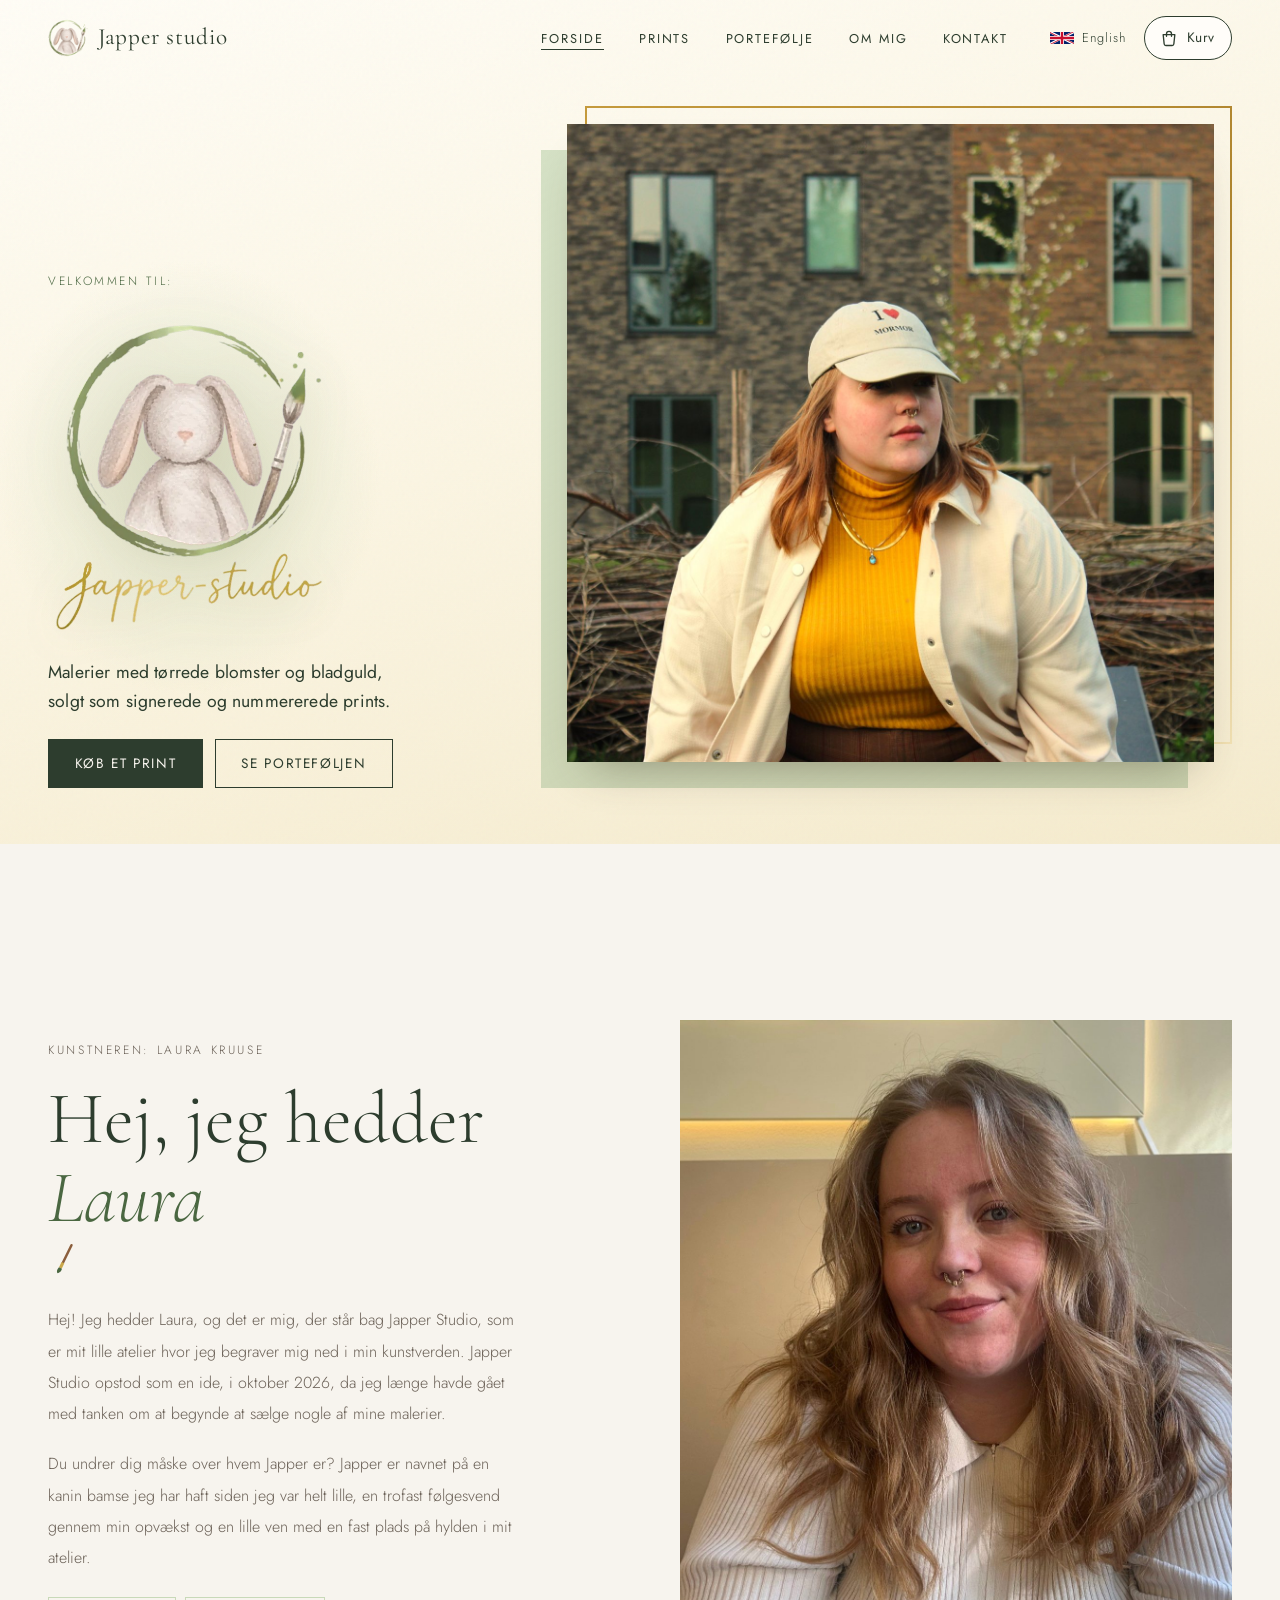
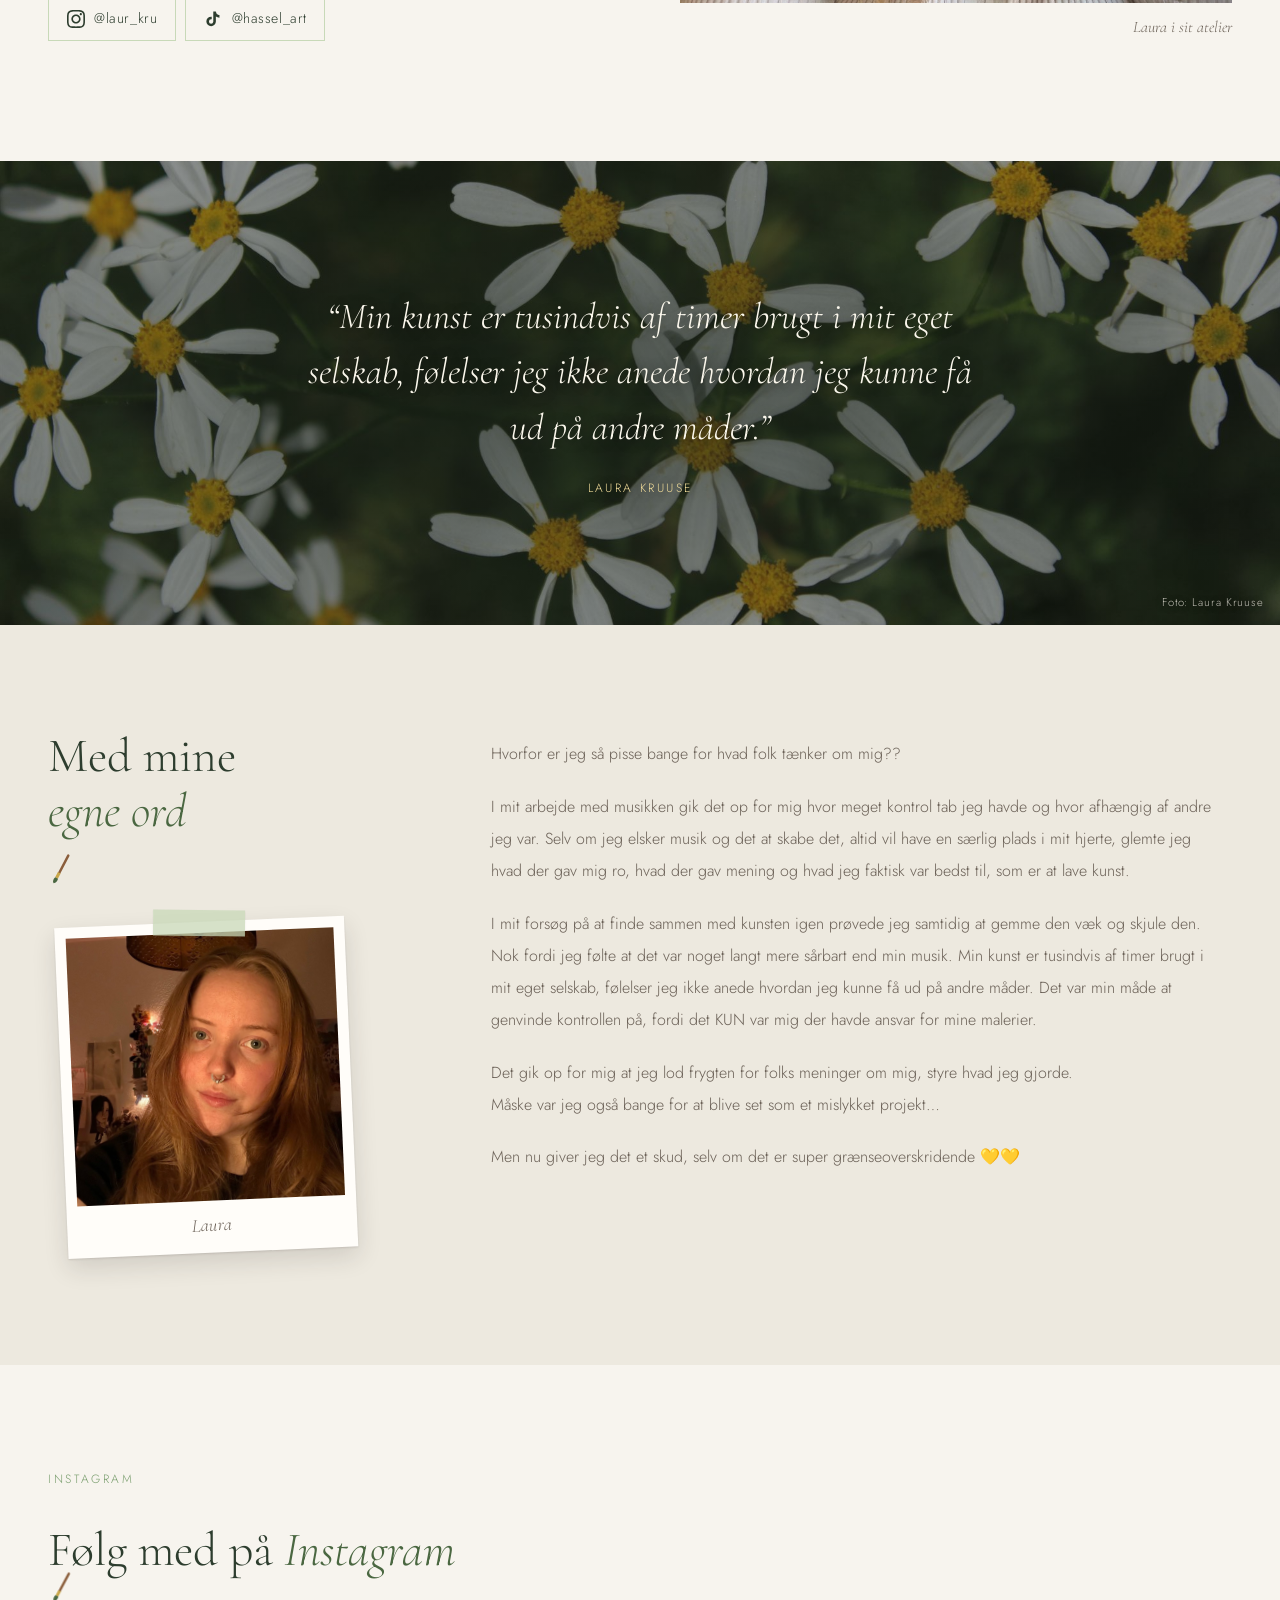
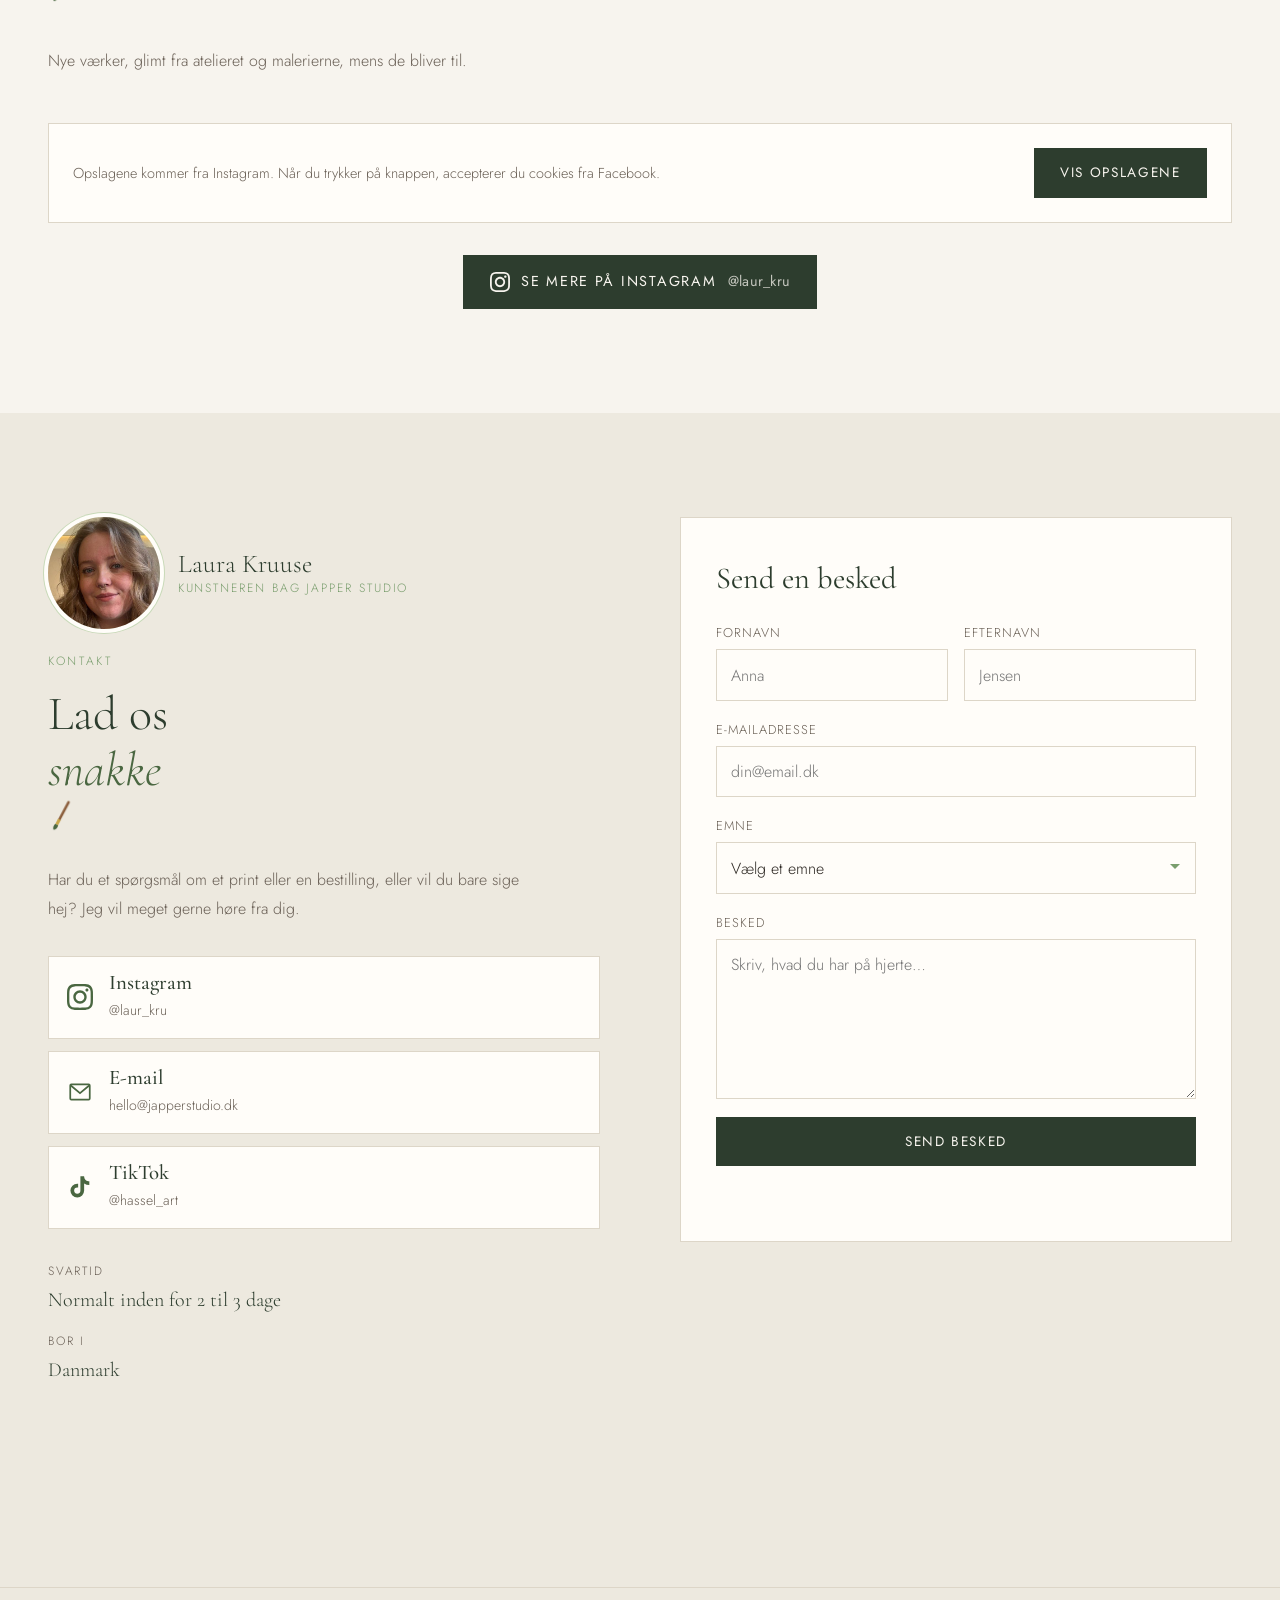
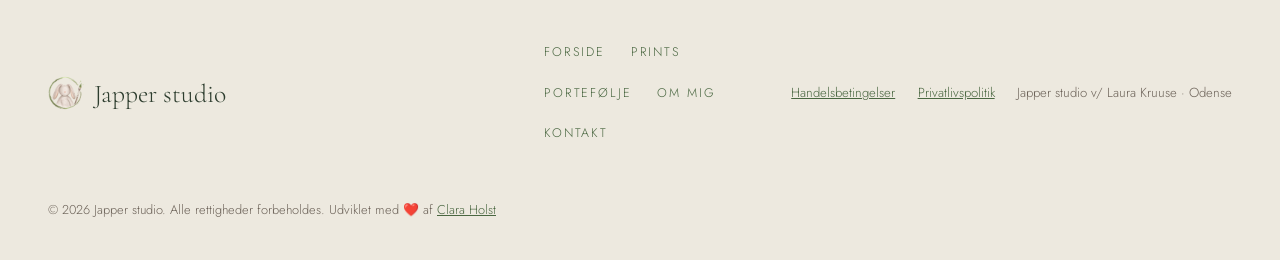
<file: index.html>
<!DOCTYPE html>
<html lang="da">
<head>
  <meta charset="UTF-8">
  <meta name="viewport" content="width=device-width, initial-scale=1, viewport-fit=cover">
  <meta name="color-scheme" content="light only">
  <meta name="theme-color" content="#f7f4ee">
  <title>Japper studio | Malerier og prints</title>
  <meta name="description" content="Japper studio: naturinspirerede malerier af Laura Kruuse med tørrede blomster og bladguld. Køb et signeret og nummereret print i 50 × 70 cm.">
  <!-- Preview when the link is shared (Facebook, Messenger, Instagram DMs, LinkedIn, SMS). Images: images/og/ -->
  <meta property="og:type" content="website">
  <meta property="og:site_name" content="Japper studio">
  <meta property="og:locale" content="da_DK">
  <meta property="og:title" content="Japper studio | Malerier og prints af Laura Kruuse">
  <meta property="og:description" content="Malerier af Laura Kruuse. Køb et signeret og nummereret print i 50 × 70 cm.">
  <meta property="og:url" content="https://japperstudio.dk/">
  <meta property="og:image" content="https://japperstudio.dk/images/og/og-home.jpg">
  <meta property="og:image:width" content="1200">
  <meta property="og:image:height" content="630">
  <meta property="og:image:alt" content="Japper studio: logo med en malet kanin og teksten Malerier og prints">
  <meta name="twitter:card" content="summary_large_image">
  <link rel="preconnect" href="https://fonts.googleapis.com">
  <link rel="preconnect" href="https://fonts.gstatic.com" crossorigin>
  <link href="https://fonts.googleapis.com/css2?family=Cormorant+Garamond:ital,wght@0,300;0,400;0,500;1,300;1,400&family=Jost:wght@300;400;500&display=swap" rel="stylesheet">
  <link rel="icon" type="image/png" sizes="32x32" href="images/general/favicon-32.png">
  <link rel="icon" type="image/png" sizes="192x192" href="images/general/favicon-192.png">
  <link rel="apple-touch-icon" href="images/general/apple-touch-icon.png">
  <link rel="stylesheet" href="css/style.css?v=20261126l">
  <script>
    // Parts that used to be on the front page now have their own page: send old links there
    (() => {
      const h = location.hash;
      if (h === "#prints" || h === "#soon") location.replace("prints.html" + (h === "#soon" ? h : ""));
      else if (/^#print-/.test(h)) location.replace("prints.html" + h);
      else if (h === "#atelier" || h === "#museet") location.replace("museum.html");
    })();
  </script>
</head>
<body data-title="meta.home">

<header class="site-nav on-hero">
  <div class="nav-inner">
    <a href="index.html#top" class="nav-logo"><img src="images/general/favicon-192.png" width="40" height="40" alt="">Japper studio</a>
    <nav data-i18n-aria="nav.main" aria-label="Hovedmenu">
      <ul class="nav-links" id="navLinks">
        <li><a href="index.html#top" aria-current="page" data-i18n="nav.home">Forside</a></li>
        <li data-auction><a href="auction.html" data-i18n="nav.auction">Auktion</a></li>
        <li><a href="prints.html" data-i18n="nav.prints">Prints</a></li>
        <li><a href="museum.html" data-i18n="nav.museum">Portefølje</a></li>
        <li><a href="index.html#om-mig" data-i18n="nav.about">Om mig</a></li>
        <li><a href="index.html#kontakt" data-i18n="nav.contact">Kontakt</a></li>
      </ul>
    </nav>
    <button class="lang-btn" type="button" aria-label="Switch to English"><span class="lang-short">EN</span></button>
    <button class="basket-btn" type="button" aria-haspopup="dialog"><span class="label" data-i18n="nav.basket">Kurv</span><span class="count">0</span><span class="sr-only" data-i18n="nav.items">varer i kurven</span></button>
    <button class="nav-toggle" type="button" aria-controls="navLinks" aria-expanded="false" data-i18n-aria="nav.menu" aria-label="Menu"><span></span><span></span><span></span></button>
  </div>
</header>

<main>
  <section class="hero" id="top">
    <div class="hero-bg"></div>
    <div class="wrap hero-content">
      <!-- Left: the logo with the buttons underneath -->
      <div class="hero-text">
        <p class="eyebrow hero-welcome" data-i18n="home.welcome">Velkommen til:</p>
        <h1 class="hero-logo-h">
          <!-- WebP (about 85 % smaller); the PNG is only for very old browsers -->
          <picture>
            <source type="image/webp" srcset="images/general/japper-logo-hero-560.webp 560w, images/general/japper-logo-hero-1040.webp 1040w" sizes="(min-width: 900px) 300px, 225px">
            <img class="hero-logo" src="images/general/japper-logo-hero-1040.png" srcset="images/general/japper-logo-hero-560.png 560w, images/general/japper-logo-hero-1040.png 1040w" sizes="(min-width: 900px) 300px, 225px" width="1040" height="1184" alt="Japper studio" fetchpriority="high">
          </picture>
        </h1>
        <!-- The two lines of text are exactly as wide as the buttons under them (see .hero-cta in style.css) -->
        <div class="hero-cta">
          <p class="hero-tagline" data-i18n-html="home.tagline">Malerier med tørrede blomster og bladguld,<br>solgt som signerede og nummererede prints.</p>
          <div class="hero-actions">
            <a class="btn light" href="prints.html" data-i18n="home.ctaPrints">Køb et print</a>
            <a class="btn line" href="auction.html" data-auction data-i18n="home.ctaAuction">Se auktionen</a>
            <a class="btn line" href="museum.html" data-i18n="home.ctaMuseum">Se porteføljen</a>
          </div>
        </div>
      </div>
      <!-- Right: photo of Laura in a frame: a sage square behind, and a glittering gold square outline (both drift slowly).
           Desktop: from just under the menu to the bottom of the buttons, from under "Forside" (set by
           placeHeroPhoto below) to the right margin. Top and bottom are cropped to fit. Phones: under the buttons. -->
      <figure class="hero-frame">
        <!-- gold square outline with a light sweeping along it and small twinkling sparkles -->
        <span class="hero-gold" aria-hidden="true"><i></i><i></i><i></i><i></i></span>
        <div class="hero-frame-pic">
          <img class="hero-photo" src="images/general/laura-hero.jpg" width="2000" height="1320" alt="Laura Kruuse i lys jakke, gul rullekrave og kasket foran en murstensbygning" fetchpriority="high">
        </div>
      </figure>
    </div>
  </section>

  <section class="block tint" aria-labelledby="teaser-eyebrow" data-auction>
    <div class="wrap">
      <p class="eyebrow" id="teaser-eyebrow" data-i18n="teaser.eyebrow">Auktion</p>
      <div class="teaser" id="teaser"><p class="lede">…</p></div>
    </div>
  </section>

  <!-- The prints shop, "Processen" and "Kommer snart" are on prints.html; the sketches hang in museum.html -->

  <!-- About me -->
  <section class="block" id="om-mig" aria-labelledby="about-h">
    <div class="wrap about-hero">
      <div class="reveal">
        <p class="eyebrow" data-i18n="about.eyebrow">Kunstneren: Laura Kruuse</p>
        <h2 class="h-display" id="about-h" data-i18n-html="about.h">Hej, jeg hedder<br><em>Laura</em></h2>
        <p data-i18n="about.p1">Hej! Jeg hedder Laura, og det er mig, der står bag Japper Studio.</p>
        <p data-i18n="about.p2">Du undrer dig måske over hvem Japper er?</p>
        <div class="social-row" data-auto></div>
      </div>
      <figure class="reveal">
        <div class="art"><img src="images/general/laura.jpg" width="1400" height="1230" alt="Laura Kruuse" loading="lazy" decoding="async" onerror="this.parentNode.classList.add('noimg')"><div class="ph">Laura</div></div>
        <figcaption data-i18n="about.caption">Laura i sit atelier</figcaption>
      </figure>
    </div>
  </section>

  <div class="pull-quote has-photo">
    <img class="pq-photo" src="images/general/flowers-b-2000.jpg" srcset="images/general/flowers-b-1000.jpg 1000w, images/general/flowers-b-2000.jpg 2000w" sizes="100vw" width="2000" height="1333" alt="" loading="lazy" decoding="async">
    <div class="wrap">
      <blockquote><span data-i18n="quote"></span><cite>Laura Kruuse</cite></blockquote>
    </div>
    <p class="pq-credit" data-i18n="quote.photo">Foto: Laura Kruuse</p>
  </div>

  <section class="block tint">
    <div class="wrap story-grid reveal">
      <div class="story-side">
        <h2 class="h-section" data-i18n-html="story.h">Med mine<br><em>egne ord</em></h2>
        <figure class="story-photo">
          <img src="images/general/pfp%20laura.jpg" width="1080" height="1080" alt="Laura Kruuse" loading="lazy" decoding="async">
          <figcaption>Laura</figcaption>
        </figure>
      </div>
      <div class="story">
        <p data-i18n="story.p1"></p>
        <p data-i18n="story.p2"></p>
        <p data-i18n="story.p3"></p>
        <p data-i18n-html="story.p4"></p>
        <p data-i18n="story.p5"></p>
      </div>
    </div>
  </section>

  <!-- Instagram carousel. Nothing is loaded from Instagram until the visitor says yes. -->
  <section class="block" id="instagram" aria-labelledby="ig-h">
    <div class="wrap">
      <div class="sec-head">
        <p class="eyebrow">Instagram</p>
        <h2 class="h-section" id="ig-h" data-i18n-html="ig.h">Følg med på <em>Instagram</em></h2>
        <p class="lede" data-i18n="ig.p">Nye værker, glimt fra atelieret og malerierne, mens de bliver til.</p>
      </div>
      <div class="ig-gate" id="ig-gate">
        <p data-i18n="ig.gate">Opslagene kommer fra Instagram. Når du trykker på knappen, accepterer du cookies fra Facebook.</p>
        <button class="btn" type="button" id="ig-load" data-i18n="ig.load">Vis opslagene</button>
      </div>
      <div class="ig-carousel" id="ig-carousel" hidden>
        <button class="ig-nav prev" type="button" data-ig="-1" data-i18n-aria="museum.prev" aria-label="Forrige"><svg viewBox="0 0 24 24" fill="none" stroke="currentColor" stroke-width="2" aria-hidden="true"><path d="m15 5-7 7 7 7"/></svg></button>
        <div class="ig-track" id="ig-track" tabindex="0"></div>
        <button class="ig-nav next" type="button" data-ig="1" data-i18n-aria="museum.next" aria-label="Næste"><svg viewBox="0 0 24 24" fill="none" stroke="currentColor" stroke-width="2" aria-hidden="true"><path d="m9 5 7 7-7 7"/></svg></button>
      </div>
      <!-- Shown instead of the carousel when the browser or an ad blocker stops Instagram -->
      <div class="ig-gate" id="ig-blocked" hidden>
        <p data-i18n="ig.blocked">Opslagene kunne ikke vises her, fordi din browser eller en annonceblokering stopper indhold fra Instagram. Du kan se dem direkte på Instagram.</p>
      </div>
      <div class="ig-profile"><a class="btn ig-btn" id="ig-profile" href="#" target="_blank" rel="noopener"></a></div>
    </div>
  </section>

  <!-- Contact -->
  <section class="block tint" id="kontakt" aria-labelledby="contact-h">
    <div class="wrap contact-grid">
      <div>
        <div class="contact-person">
          <img class="avatar" src="images/general/laura-avatar.jpg" width="400" height="400" alt="Laura Kruuse" loading="lazy">
          <p class="contact-name">Laura Kruuse<span data-i18n="contact.role">Kunstneren bag Japper studio</span></p>
        </div>
        <p class="eyebrow" data-i18n="contact.eyebrow">Kontakt</p>
        <h2 class="h-section" id="contact-h" data-i18n-html="contact.h">Lad os<br><em>snakke</em></h2>
        <p class="lede" style="margin:1.2rem 0 2rem" data-i18n="contact.p">Har du et spørgsmål om et print eller en bestilling, eller vil du bare sige hej? Jeg vil meget gerne høre fra dig.</p>
        <div class="contact-links" id="contact-links"></div>
        <dl class="facts">
          <div><dt data-i18n="contact.response">Svartid</dt><dd data-i18n="contact.responseV">Normalt inden for 2 til 3 dage</dd></div>
          <div><dt data-i18n="contact.based">Bor i</dt><dd data-i18n="contact.basedV">Danmark</dd></div>
        </dl>
      </div>

      <div>
        <form class="contact-form" id="contact-form" novalidate>
          <h3 class="form-title" data-i18n="form.h">Send en besked</h3>
          <div class="row-2">
            <label class="field"><span data-i18n="form.fname">Fornavn</span><input name="fname" autocomplete="given-name" data-i18n-ph="form.fnamePh" placeholder="Anna" required></label>
            <label class="field"><span data-i18n="form.lname">Efternavn</span><input name="lname" autocomplete="family-name" data-i18n-ph="form.lnamePh" placeholder="Jensen"></label>
          </div>
          <label class="field"><span data-i18n="form.email">E-mailadresse</span><input name="email" type="email" inputmode="email" autocomplete="email" data-i18n-ph="email.ph" placeholder="din@email.dk" required></label>
          <label class="field"><span data-i18n="form.subject">Emne</span>
            <span class="select-wrap"><select name="subject">
              <option value="" data-i18n="form.pick">Vælg et emne</option>
              <option value="print" data-i18n="form.print">Spørgsmål om et print</option>
              <option value="auction" data-auction data-i18n="form.auction">Spørgsmål om en auktion</option>
              <option value="commission" data-i18n="form.commission">Bestilling af et værk</option>
              <option value="collab" data-i18n="form.collab">Samarbejde</option>
              <option value="other" data-i18n="form.other">Andet</option>
            </select></span>
          </label>
          <label class="field"><span data-i18n="form.message">Besked</span><textarea name="message" rows="5" data-i18n-ph="form.messagePh" placeholder="Skriv, hvad du har på hjerte…" required></textarea></label>
          <button class="btn block" type="submit" data-i18n="form.send">Send besked</button>
          <p class="msg" id="form-msg" role="status"></p>
        </form>
        <div class="contact-form" id="form-done" hidden>
          <h3 class="form-title" data-i18n="form.sentH">Tak for din besked</h3>
          <p class="lede" data-i18n="form.sentP">Jeg vender tilbage inden for et par dage.</p>
        </div>
      </div>
    </div>
  </section>
</main>

<!-- Back to top: appears once the visitor reaches "Hej, jeg hedder Laura" -->
<a class="to-top" id="to-top" href="#top" data-i18n-aria="toTop" aria-label="Gå tilbage til start"><svg viewBox="0 0 32 32" aria-hidden="true">
  <!-- hand-drawn stem with a leaf, brush-stroke arrowhead and two paint dots (like the logo) -->
  <path class="stem" d="M16.4 27.5c-1.6-4.2 1.4-7.6.2-12.2-.4-1.9-.5-4.3-.4-7.6" fill="none" stroke="currentColor" stroke-width="1.9" stroke-linecap="round"/>
  <path class="head" d="M9.6 13.6c2.6-1.6 4.6-3.9 6.6-7.4M22.8 12.9c-2.7-1.4-4.8-3.4-6.6-6.7" fill="none" stroke="currentColor" stroke-width="2.1" stroke-linecap="round"/>
  <path class="leaf" d="M16.6 21.6c.9-3 3.1-4.6 6.2-4.9-.6 3.1-2.9 4.8-6.2 4.9z" fill="currentColor"/>
  <path class="vein" d="M17.4 20.8c1.4-1.4 2.7-2.4 4.4-3.3" fill="none" stroke="var(--green-pale)" stroke-width=".6" stroke-linecap="round"/>
  <path class="leaf" d="M16.1 25.4c-.9-2.3-2.7-3.5-5.1-3.6.6 2.3 2.4 3.6 5.1 3.6z" fill="currentColor" opacity=".75"/>
  <circle class="dot" cx="24.6" cy="8.4" r="1.15" fill="#b8902f"/>
  <circle class="dot" cx="26.4" cy="11.6" r=".7" fill="#b8902f"/>
</svg></a>

<footer class="site-footer">
  <div class="wrap">
    <div class="footer-logo"><img src="images/general/favicon-192.png" width="36" height="36" alt="">Japper studio</div>
    <ul class="footer-nav">
      <li><a href="index.html#top" data-i18n="nav.home">Forside</a></li>
      <li data-auction><a href="auction.html" data-i18n="nav.auction">Auktion</a></li>
      <li><a href="prints.html" data-i18n="nav.prints">Prints</a></li>
      <li><a href="museum.html" data-i18n="nav.museum">Portefølje</a></li>
      <li><a href="index.html#om-mig" data-i18n="nav.about">Om mig</a></li>
      <li><a href="index.html#kontakt" data-i18n="nav.contact">Kontakt</a></li>
    </ul>
    <p class="footer-legal"></p>
    <p class="footer-copy">© <span class="year">2026</span> Japper studio. <span data-i18n="footer.rights">Alle rettigheder forbeholdes.</span> <span class="footer-credit" data-i18n-html="footer.credit">Udviklet med ❤️ af <a href="https://azrae101.github.io/Portfolio/" target="_blank" rel="noopener">Clara Holst</a></span></p>
  </div>
</footer>

<script src="js/config.js?v=20261125"></script>
<script src="js/i18n.js?v=20261126c"></script>
<script src="js/site.js?v=20261124g"></script>
<script>
let auctions = [];

/* ---------- Auction teaser (only while CONFIG.showAuction is on) ---------- */
async function loadAuctions() {
  try { auctions = (await api.auctions()).filter(a => artById(a.artwork_id)); }
  catch { auctions = null; }
  renderTeaser();
}
function renderTeaser() {
  if (!AUCTION) return;
  const box = $("#teaser");
  if (auctions === null) { box.innerHTML = `<p class="msg err">${t("err.load")}</p>`; return; }
  const a = featuredAuction(auctions);
  if (!a) { box.innerHTML = `<p class="lede">${t("status.none")}</p>`; return; }
  const w = artById(a.artwork_id), ph = auctionPhase(a);
  box.innerHTML = `${artHTML(w)}
    <div>
      <span class="status ${ph}">${esc(statusText(a))}</span>
      <h3>${esc(w.title)}</h3>
      <p class="lede">${t("teaser.text")}</p>
      <div class="now">
        <div><div class="amount-label">${amountLabel(a)}</div><div class="amount">${kr(a.top_bid || a.start_price)}</div><div class="bid-count">${bidCount(a)}</div></div>
        ${ph === "ended" ? "" : `<div><div class="amount-label">${t(ph === "soon" ? "clock.opensIn" : "clock.endsIn")}</div><div class="clock" id="t-clock">${clockHTML()}</div></div>`}
      </div>
      <a class="btn" href="auction.html?id=${esc(a.artwork_id)}">${t(ph === "live" ? "teaser.live" : "teaser.soon")}</a>
    </div>`;
  tickTeaser();
}
function tickTeaser() {
  const a = auctions && featuredAuction(auctions), c = $("#t-clock");
  if (!a || !c) return;
  const target = Date.parse(auctionPhase(a) === "soon" ? a.starts_at : a.ends_at);
  setClock(c, target);
  if (target <= Date.now() && !tickTeaser.busy) { tickTeaser.busy = true; loadAuctions().finally(() => tickTeaser.busy = false); }
}

/* ---------- Contact ---------- */
function renderLinks() {
  const c = CONFIG.contact;
  $("#contact-links").innerHTML = `
    <a class="contact-link" href="${esc(c.instagram.url)}" target="_blank" rel="noopener">${ICONS.instagram}<div><b>Instagram</b><span>${esc(c.instagram.handle)}</span></div></a>

    <a class="contact-link" href="mailto:${esc(c.email)}">${ICONS.email}<div><b>E-mail</b><span>${esc(c.email)}</span></div></a>
    <a class="contact-link" href="${esc(c.tiktok.url)}" target="_blank" rel="noopener">${ICONS.tiktok}<div><b>TikTok</b><span>${esc(c.tiktok.handle)}</span></div></a>`;
}
$("#contact-form").addEventListener("submit", async e => {
  e.preventDefault();
  const form = e.target, data = new FormData(form), msg = $("#form-msg"), btn = form.querySelector("button[type=submit]");
  msg.className = "msg err";
  if (!data.get("fname") || !validEmail(data.get("email")) || !data.get("message")) { msg.textContent = t("form.missing"); return; }
  const done = () => { form.hidden = true; $("#form-done").hidden = false; };
  if (CONFIG.formspreeEndpoint.includes("YOUR_FORM_ID")) { done(); return; }   // demo until Formspree is set up
  btn.disabled = true; msg.className = "msg"; msg.textContent = t("form.sending");
  try {
    const res = await fetch(CONFIG.formspreeEndpoint, { method: "POST", body: data, headers: { Accept: "application/json" } });
    if (!res.ok) throw new Error();
    done();
  } catch {
    msg.className = "msg err"; msg.textContent = t("form.fail", { e: CONFIG.contact.email }); btn.disabled = false;
  }
});

/* ---------- Instagram carousel (loads only after the visitor says yes) ---------- */
const IG_KEY = "lk-ig-ok";
function renderIgProfile() {
  const a = $("#ig-profile"), c = CONFIG.contact.instagram;
  a.href = c.url;
  a.innerHTML = `${ICONS.instagram}<span>${esc(t("ig.cta"))}</span><span class="ig-handle">${esc(c.handle)}</span>`;
}
function showInstagram() {
  if (!INSTAGRAM_POSTS.length) { $("#instagram").hidden = true; return; }
  $("#ig-gate").hidden = true; $("#ig-carousel").hidden = false;
  $("#ig-track").innerHTML = INSTAGRAM_POSTS.map(url => `
    <div class="ig-slide">
      <blockquote class="instagram-media" data-instgrm-captioned data-instgrm-permalink="${esc(url)}" data-instgrm-version="14">
        <a href="${esc(url)}" target="_blank" rel="noopener">${t("ig.view")}</a>
      </blockquote>
    </div>`).join("");
  $("#ig-blocked").hidden = true;
  // If a blocker stops Instagram, say so (with the profile button below) instead of showing an empty carousel
  const blocked = () => { $("#ig-carousel").hidden = true; $("#ig-blocked").hidden = false; };
  clearTimeout(showInstagram.check);
  showInstagram.check = setTimeout(() => {
    const shown = [...$$("#ig-track iframe")].some(f => f.offsetHeight > 100);
    if (!shown) blocked();
  }, 10000);
  if (window.instgrm) { window.instgrm.Embeds.process(); return; }
  const s = document.createElement("script");
  s.async = true; s.src = "https://www.instagram.com/embed.js";
  s.onerror = () => { clearTimeout(showInstagram.check); blocked(); };   // e.g. ERR_BLOCKED_BY_CLIENT
  document.body.appendChild(s);
}
$("#ig-load").addEventListener("click", () => { local.set(IG_KEY, true); showInstagram(); });
$("#ig-carousel").addEventListener("click", e => {
  const b = e.target.closest("[data-ig]"); if (!b) return;
  const track = $("#ig-track"), slide = track.querySelector(".ig-slide");
  const step = slide ? slide.getBoundingClientRect().width + parseFloat(getComputedStyle(track).columnGap || 0) : track.clientWidth;
  track.scrollBy({ left: step * +b.dataset.ig, behavior: matchMedia("(prefers-reduced-motion: reduce)").matches ? "auto" : "smooth" });
});
renderIgProfile();
if (!INSTAGRAM_POSTS.length) $("#instagram").hidden = true;
else if (local.get(IG_KEY, false)) showInstagram();

/* ---------- Menu links to a section: land on it, and stay there while content above it
   (Instagram posts, pictures) finishes loading and grows taller ---------- */
function goToSection(id, smooth) {
  const el = document.getElementById(id); if (!el) return;
  el.scrollIntoView({ behavior: smooth ? "smooth" : "auto", block: "start" });
  let userMoved = false;
  const stop = () => { userMoved = true; };
  ["wheel", "touchstart", "keydown"].forEach(ev => addEventListener(ev, stop, { once: true, passive: true }));
  const ro = new ResizeObserver(() => { if (!userMoved) el.scrollIntoView({ behavior: "auto", block: "start" }); });
  setTimeout(() => ro.observe(document.body), smooth ? 700 : 0);
  setTimeout(() => ro.disconnect(), 4000);
}
document.addEventListener("click", e => {
  const a = e.target.closest('a[href^="index.html#"], a[href^="#"]');
  if (!a || e.metaKey || e.ctrlKey || e.shiftKey) return;
  const id = a.getAttribute("href").split("#")[1];
  if (!id || !document.getElementById(id)) return;
  e.preventDefault();
  history.replaceState(null, "", "#" + id);
  goToSection(id, true);
});
if (location.hash.length > 1 && !/^#print-/.test(location.hash)) addEventListener("load", () => goToSection(location.hash.slice(1), false));

/* ---------- Menu follows the scroll: underline the section you are looking at ---------- */
(() => {
  const links = $$(".nav-links a[href^='index.html#']");
  const ids = links.map(a => a.hash.slice(1)).filter(id => document.getElementById(id));
  const mark = (id) => links.forEach(a => a.hash === "#" + id ? a.setAttribute("aria-current", "page") : a.removeAttribute("aria-current"));
  const spy = () => {
    const line = window.innerHeight * 0.35;
    let current = ids[0];
    ids.forEach(id => { if (document.getElementById(id).getBoundingClientRect().top <= line) current = id; });
    // At the very bottom the last section (contact) is the one being read
    if (window.innerHeight + window.scrollY >= document.documentElement.scrollHeight - 4) current = ids[ids.length - 1];
    mark(current);
  };
  window.addEventListener("scroll", spy, { passive: true });
  window.addEventListener("resize", spy);
  spy();
})();

document.addEventListener("lang:change", () => { renderTeaser(); renderLinks(); renderIgProfile(); placeHeroPhoto(); });

/* ---------- Top photo starts right under "Forside" in the menu (desktop only; the CSS falls back to the middle) ---------- */
function placeHeroPhoto() {
  const box = $(".hero-content"), link = $(".nav-links a[aria-current]");
  if (!box) return;
  if (link && innerWidth >= 900) box.style.setProperty("--photo-left", Math.round(link.getBoundingClientRect().left - box.getBoundingClientRect().left) + "px");
  else box.style.removeProperty("--photo-left");
}
placeHeroPhoto();
addEventListener("resize", placeHeroPhoto);
document.fonts?.ready.then(placeHeroPhoto);
if (AUCTION) {
  loadAuctions();
  setInterval(tickTeaser, 1000);
  setInterval(loadAuctions, 30000);
}

/* ---------- Back to top: visible from "Hej, jeg hedder Laura" and further down ---------- */
(() => {
  const btn = $("#to-top"), about = $("#om-mig");
  if (!btn || !about) return;
  const update = () => btn.classList.toggle("show", about.getBoundingClientRect().top < innerHeight * 0.6);
  addEventListener("scroll", update, { passive: true });
  addEventListener("resize", update);
  update();
  btn.addEventListener("click", e => {
    e.preventDefault();
    const reduce = matchMedia("(prefers-reduced-motion: reduce)").matches;
    scrollTo({ top: 0, behavior: reduce ? "auto" : "smooth" });
    history.replaceState(null, "", location.pathname + location.search);
  });
})();
</script>
</body>
</html>
</file>
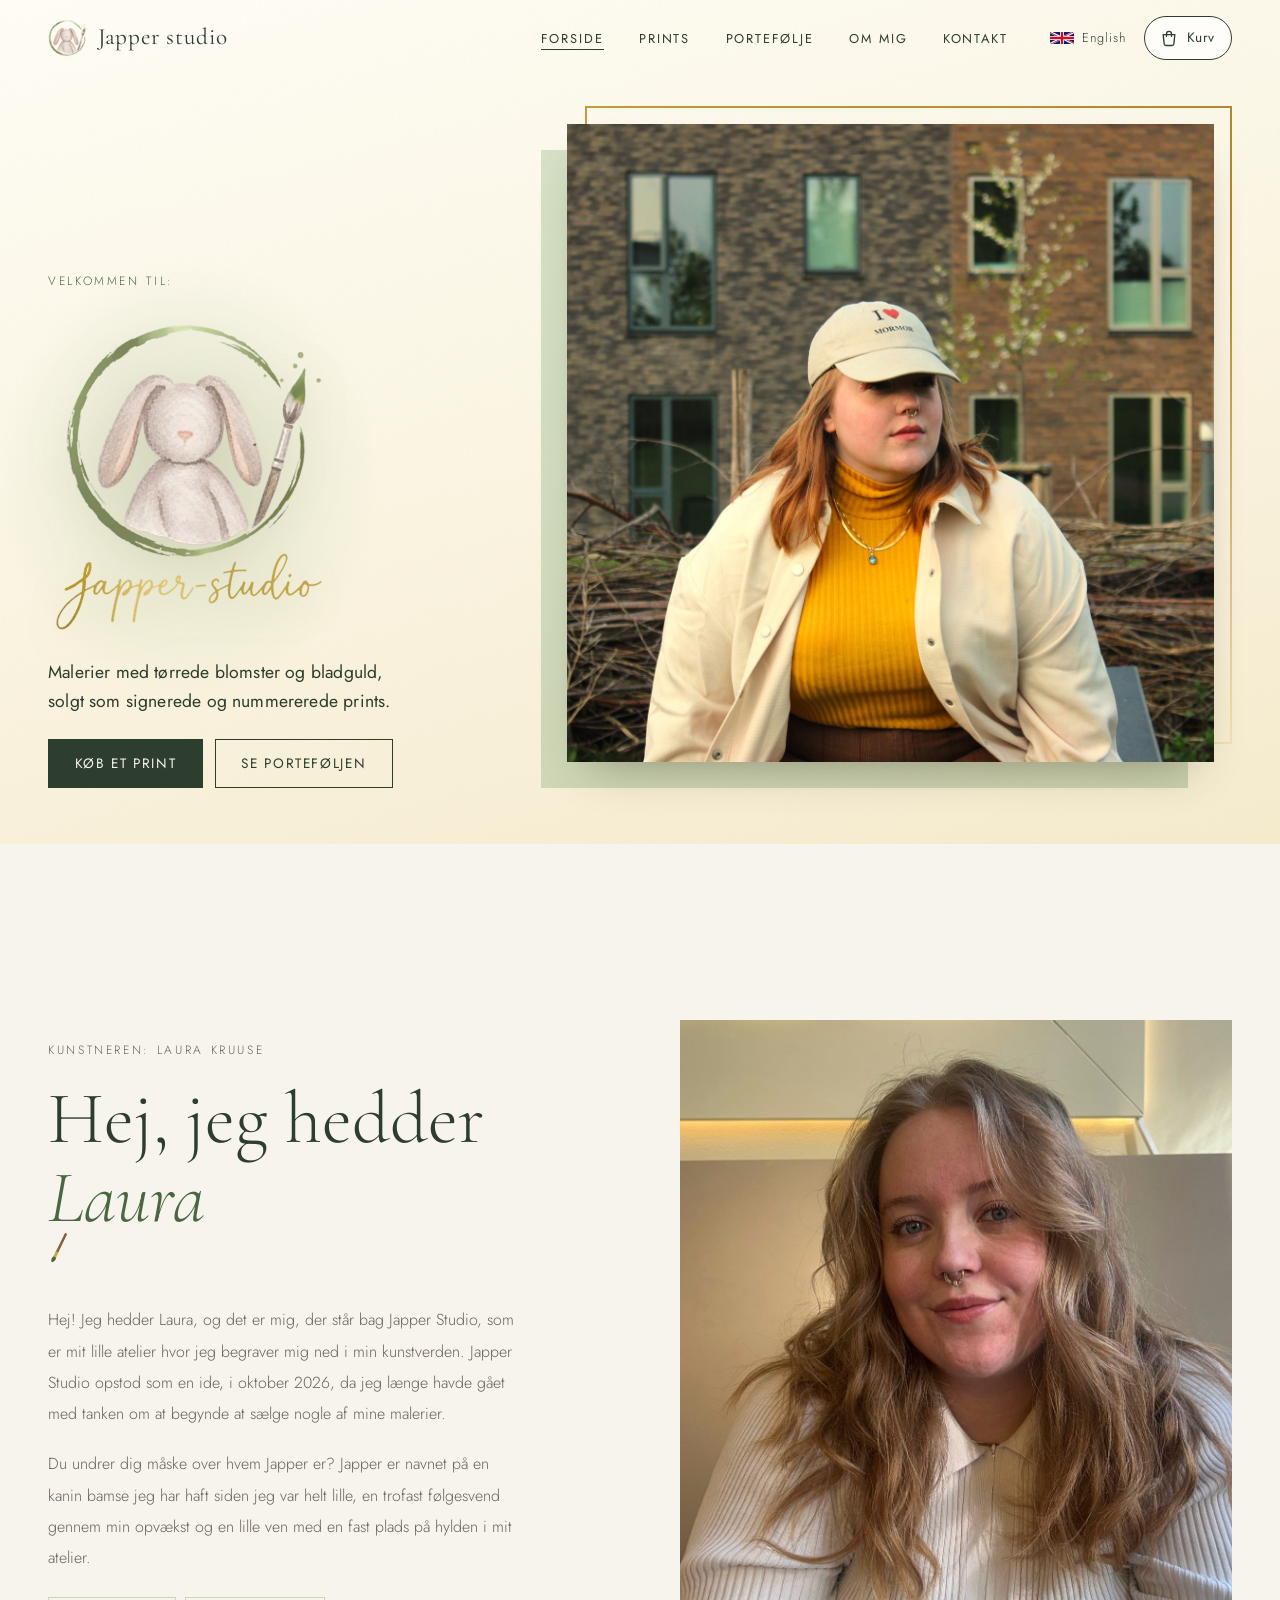
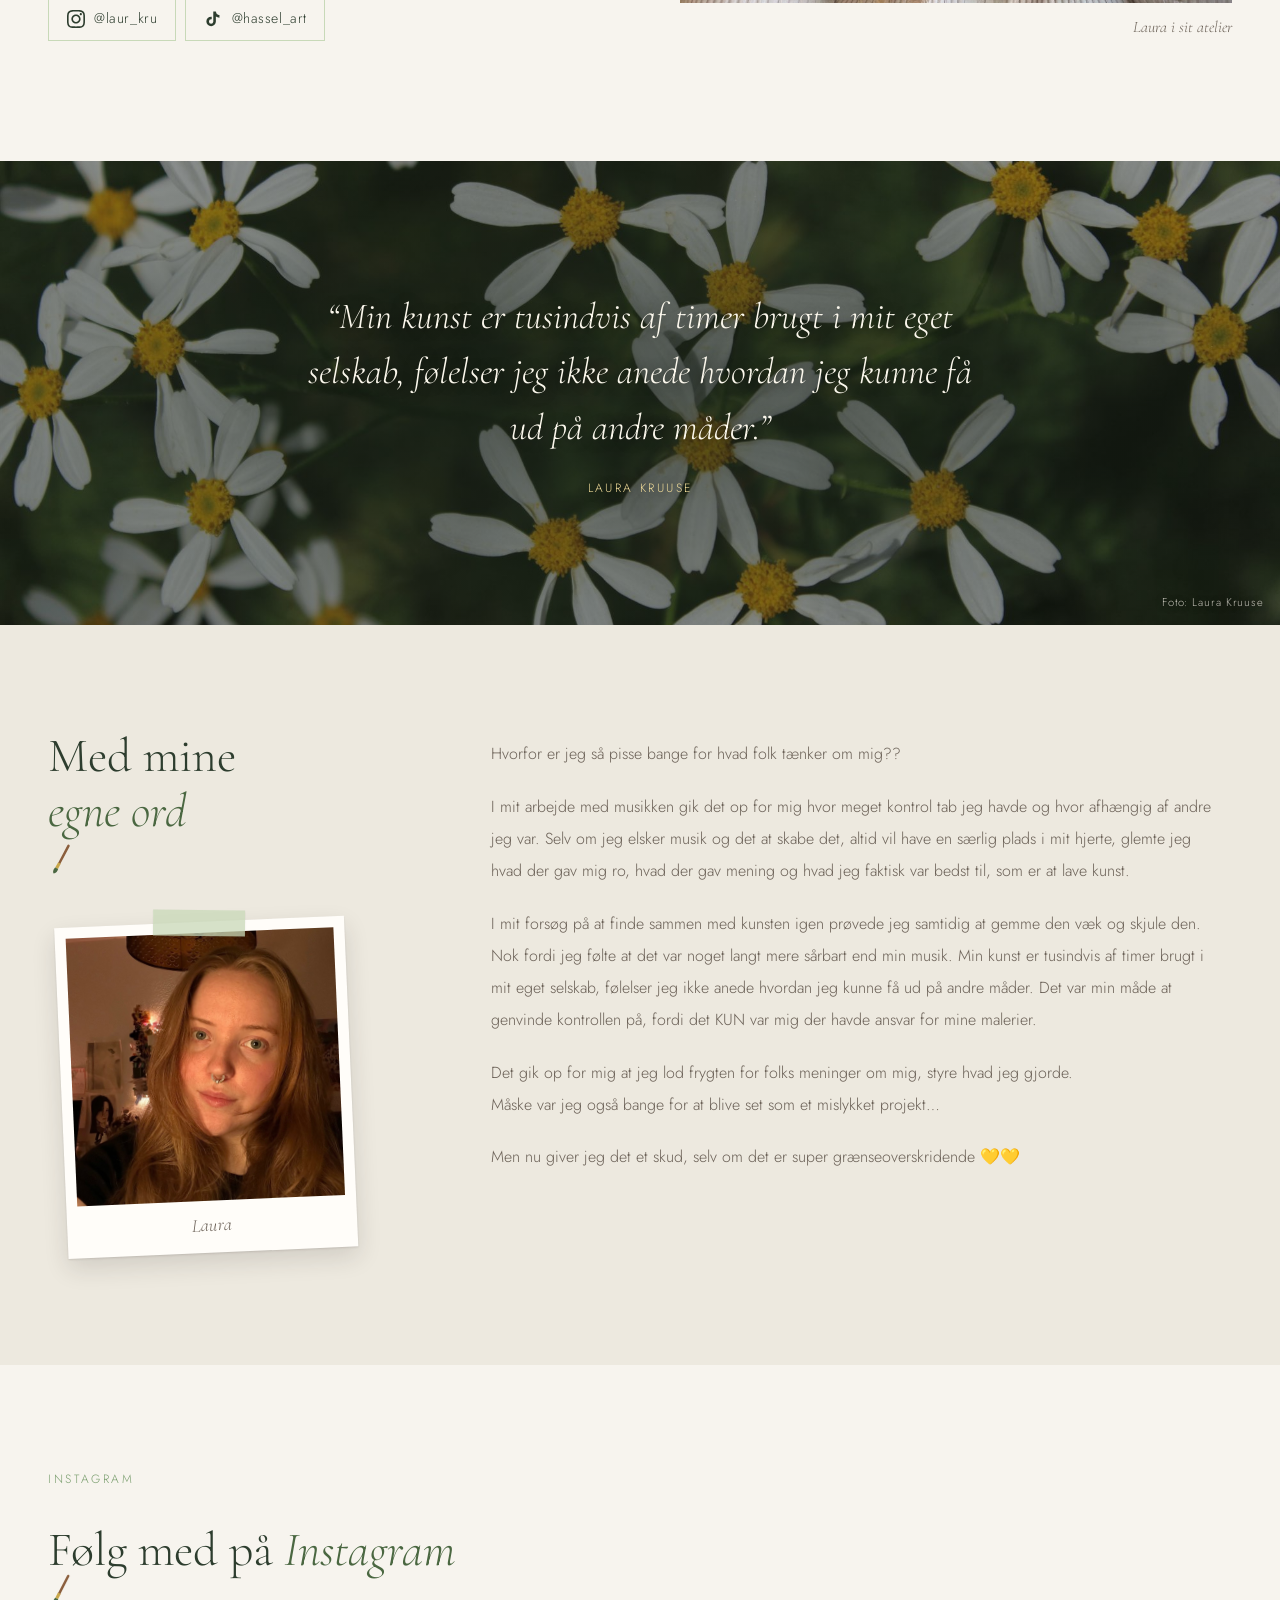
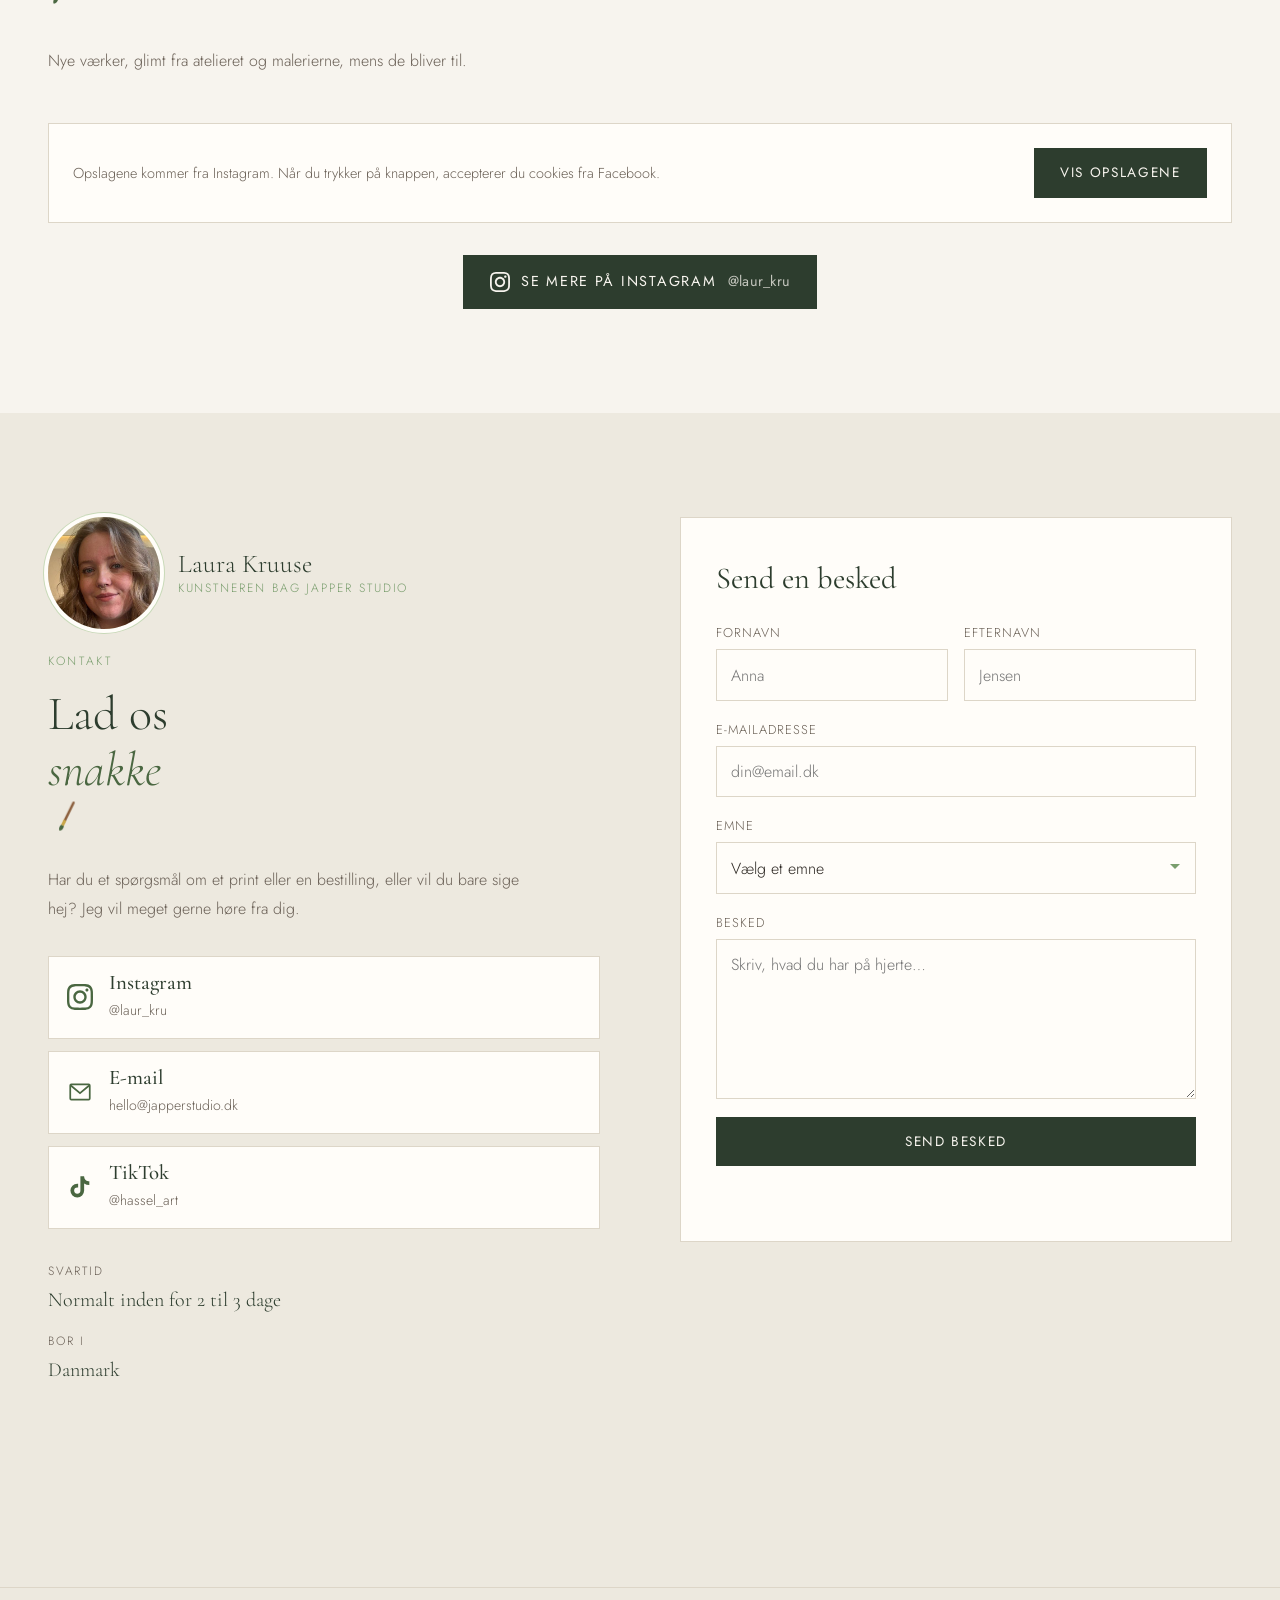
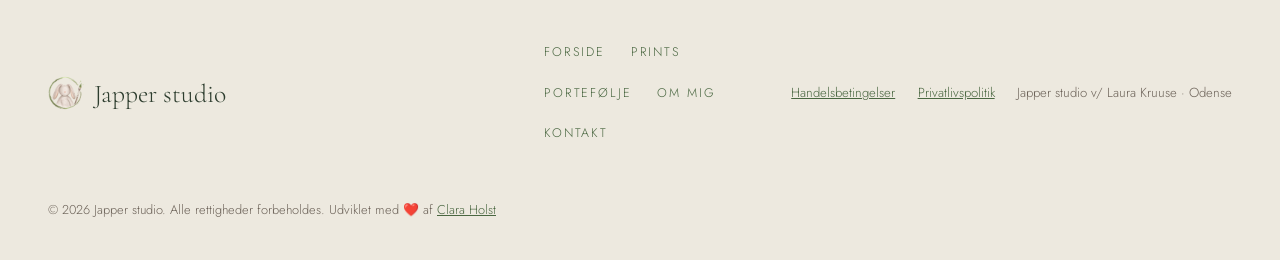
<file: about.html>
<!DOCTYPE html>
<html lang="da">
<head>
  <meta charset="UTF-8">
  <title>Japper studio</title>
  <!-- "Om mig" now lives on the front page. Old links are sent there. -->
  <meta http-equiv="refresh" content="0; url=index.html#om-mig">
  <link rel="canonical" href="index.html#om-mig">
  <script>location.replace("index.html#om-mig");</script>
</head>
<body><p><a href="index.html#om-mig">Laura Kruuse</a></p></body>
</html>
</file>
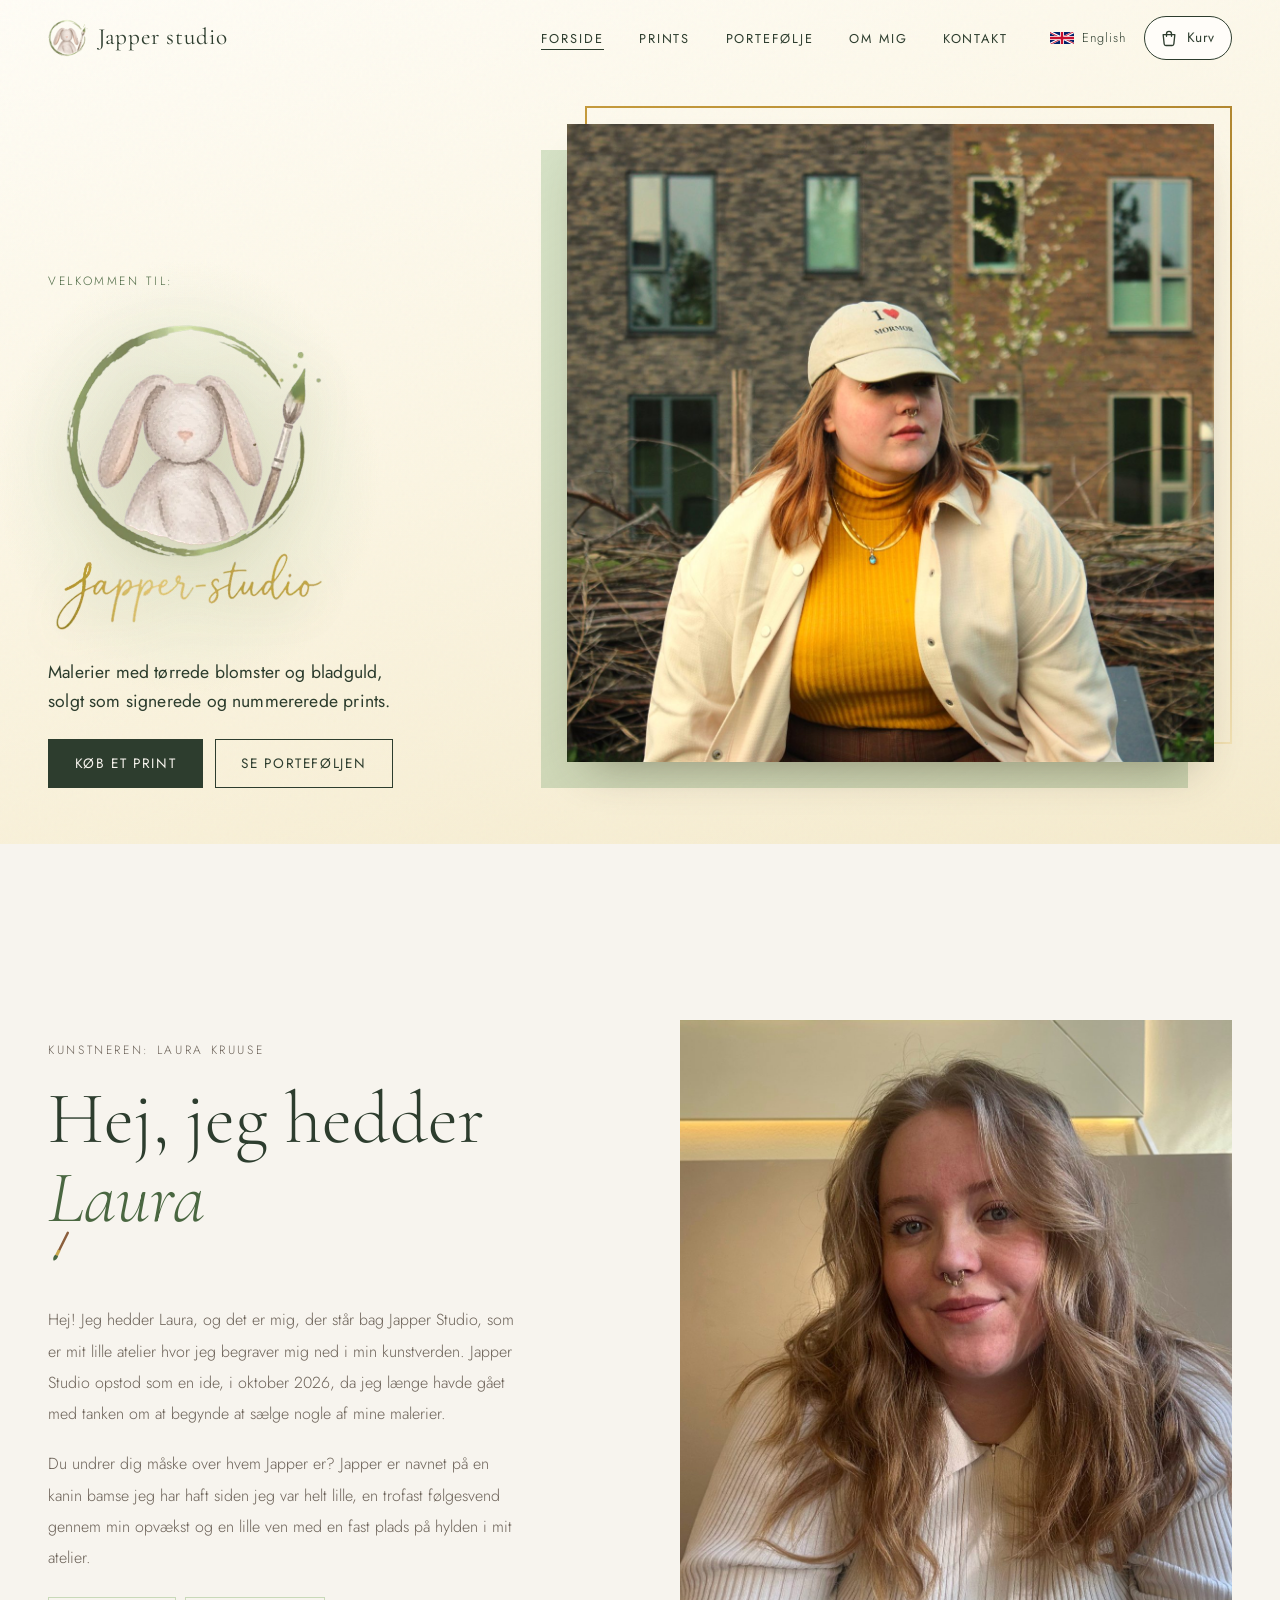
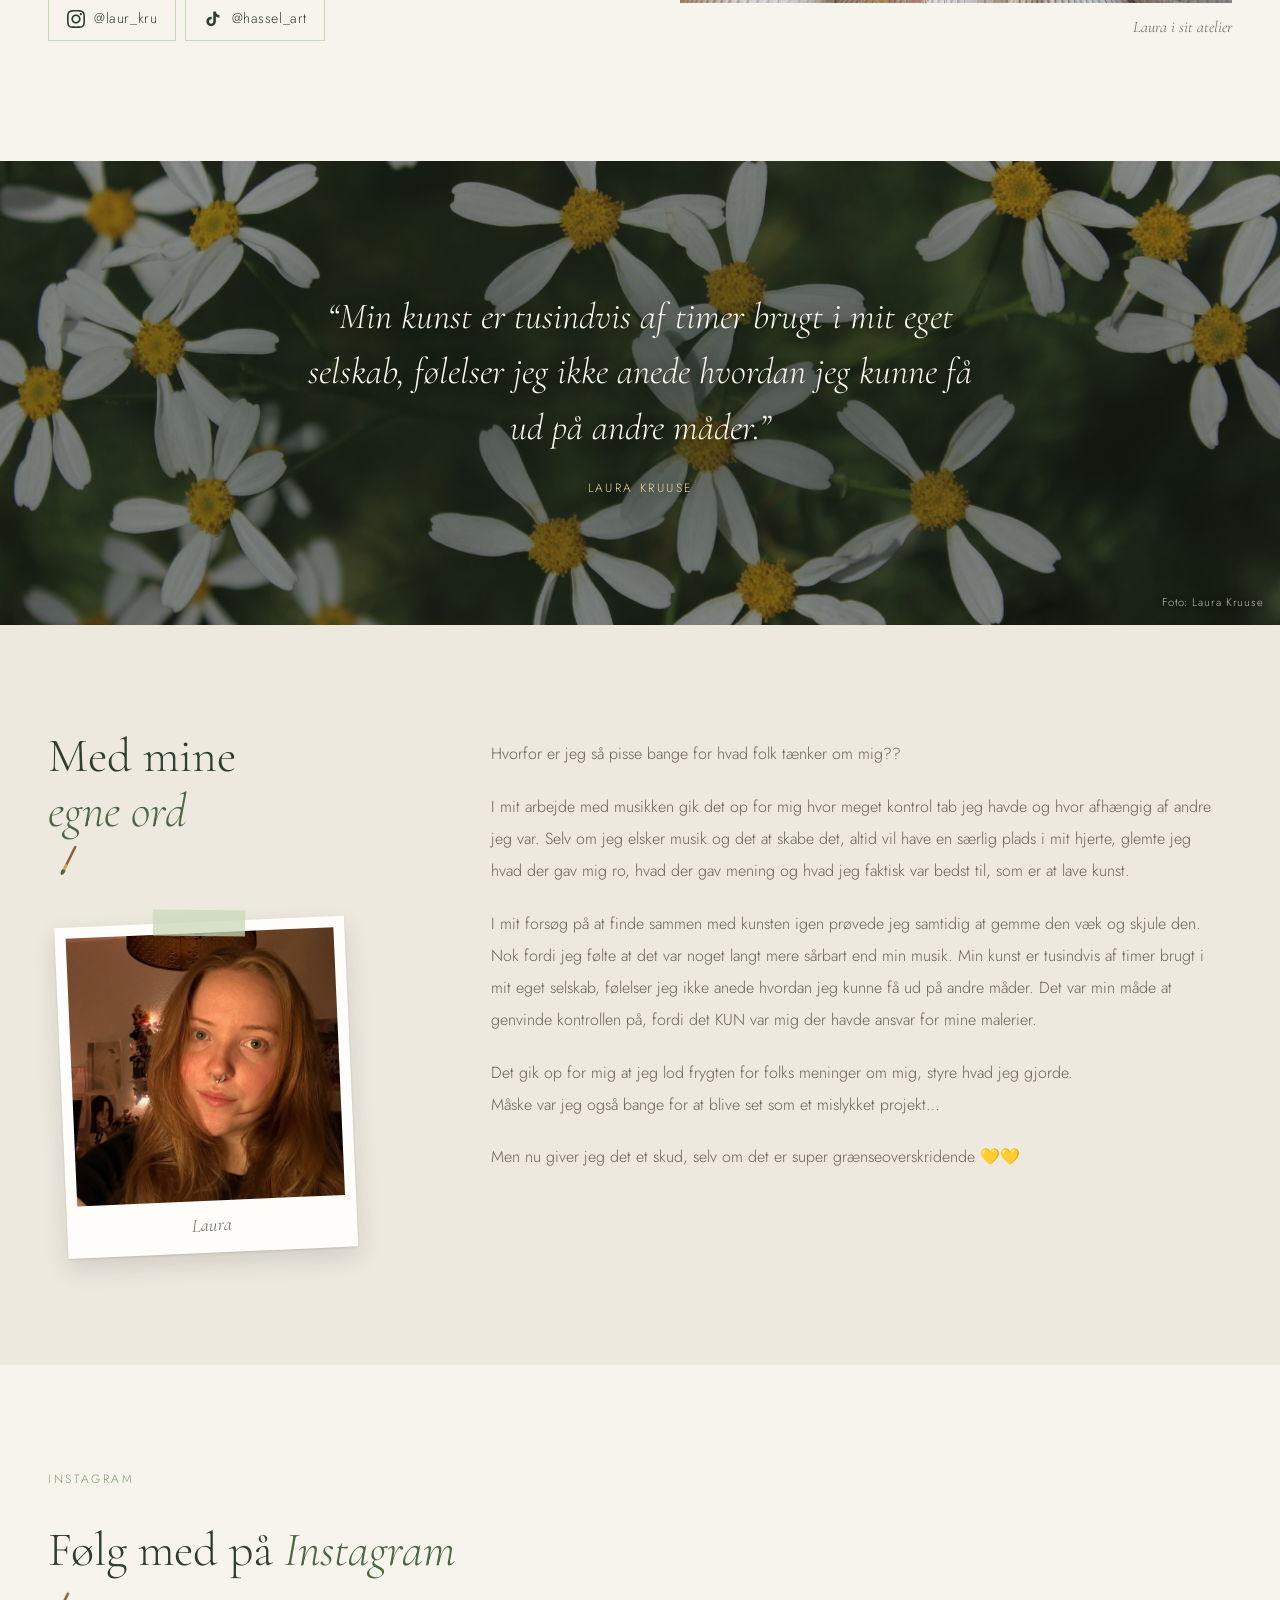
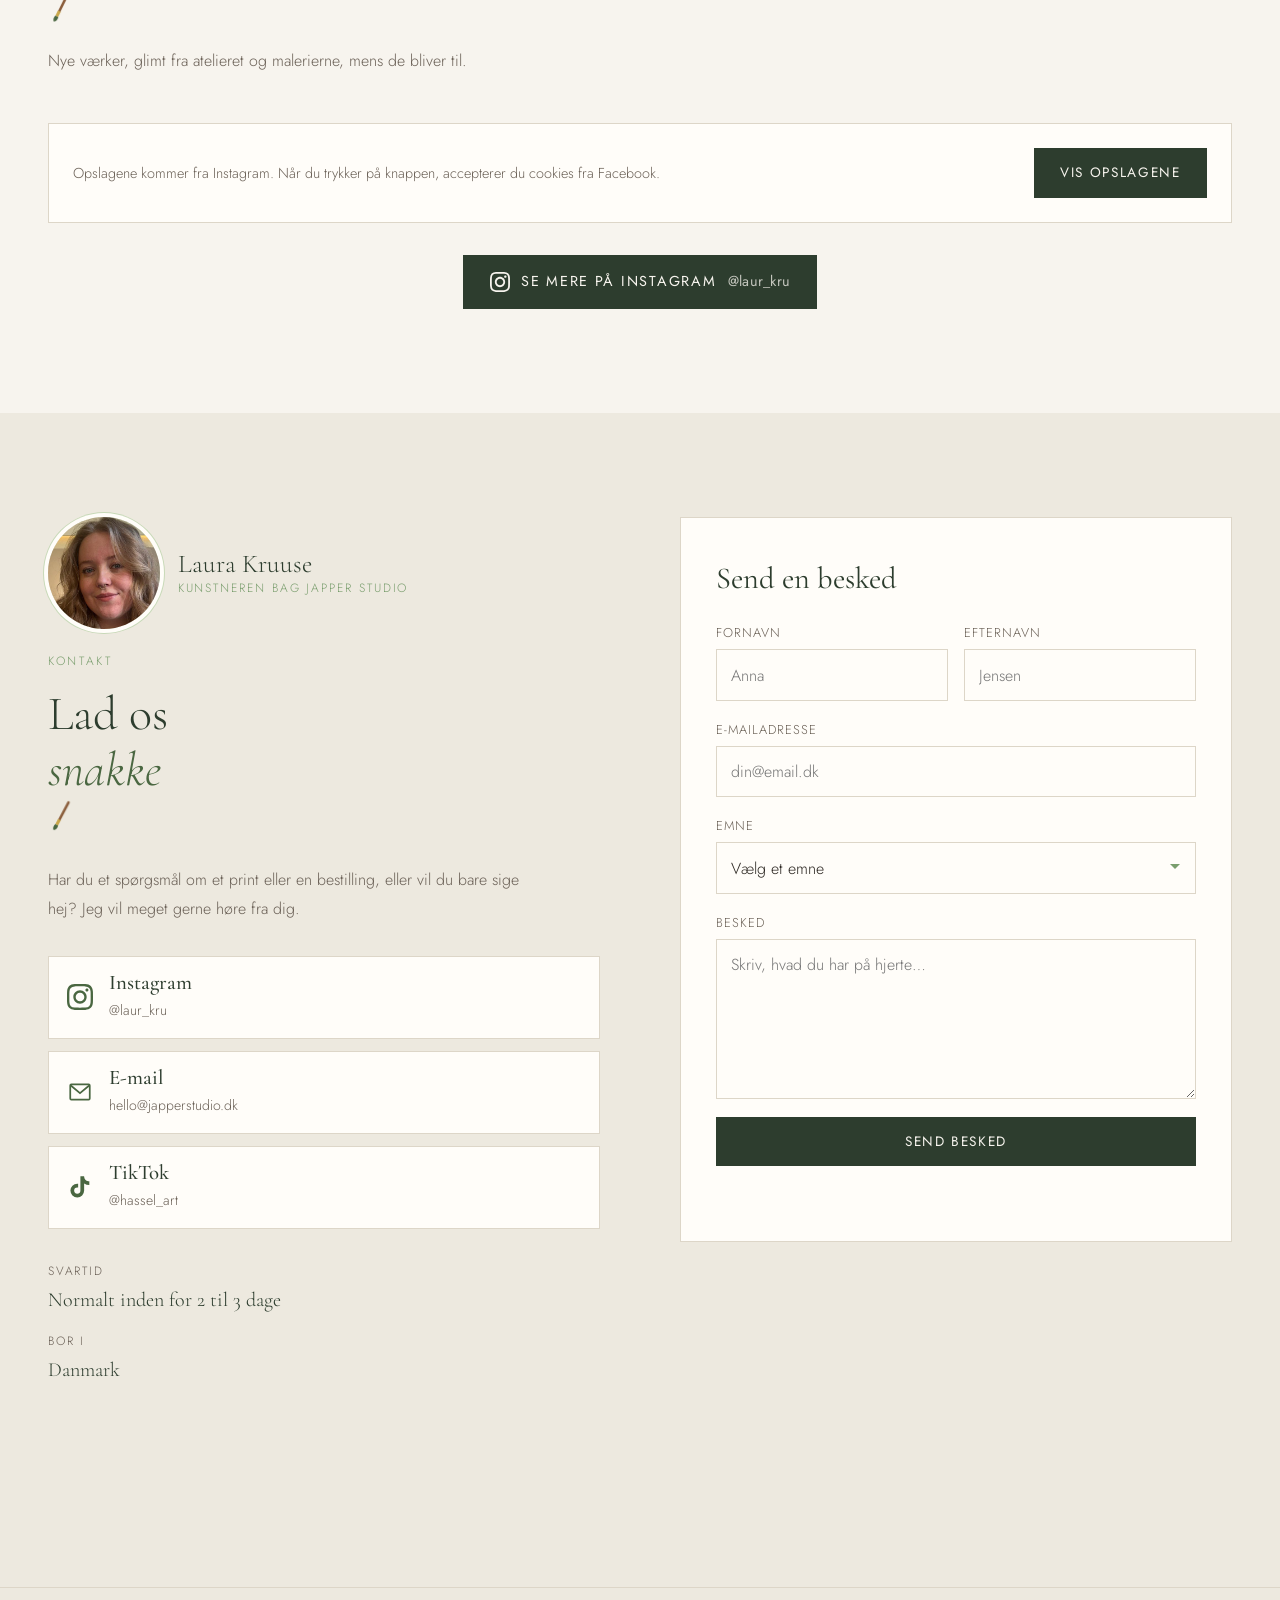
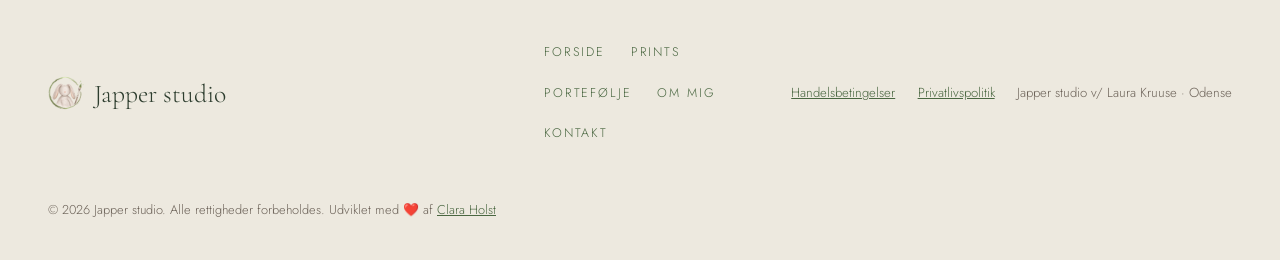
<file: auction.html>
<!DOCTYPE html>
<html lang="da">
<head>
  <meta charset="UTF-8">
  <meta name="viewport" content="width=device-width, initial-scale=1, viewport-fit=cover">
  <meta name="color-scheme" content="light only">
  <meta name="theme-color" content="#f7f4ee">
  <title>Auktion | Japper studio</title>
  <meta name="description" content="Byd på originale malerier af Laura Kruuse.">
  <link rel="preconnect" href="https://fonts.googleapis.com">
  <link rel="preconnect" href="https://fonts.gstatic.com" crossorigin>
  <link href="https://fonts.googleapis.com/css2?family=Cormorant+Garamond:ital,wght@0,300;0,400;0,500;1,300;1,400&family=Jost:wght@300;400;500&display=swap" rel="stylesheet">
  <link rel="icon" type="image/png" sizes="32x32" href="images/general/favicon-32.png">
  <link rel="icon" type="image/png" sizes="192x192" href="images/general/favicon-192.png">
  <link rel="apple-touch-icon" href="images/general/apple-touch-icon.png">
  <link rel="stylesheet" href="css/style.css?v=20261126l">
</head>
<body data-title="meta.auction">

<header class="site-nav">
  <div class="nav-inner">
    <a href="index.html#top" class="nav-logo"><img src="images/general/favicon-192.png" width="40" height="40" alt="">Japper studio</a>
    <nav data-i18n-aria="nav.main" aria-label="Hovedmenu">
      <ul class="nav-links" id="navLinks">
        <li><a href="index.html#top" data-i18n="nav.home">Forside</a></li>
        <li data-auction><a href="auction.html" aria-current="page" data-i18n="nav.auction">Auktion</a></li>
        <li><a href="prints.html" data-i18n="nav.prints">Prints</a></li>
        <li><a href="museum.html" data-i18n="nav.museum">Portefølje</a></li>
        <li><a href="index.html#om-mig" data-i18n="nav.about">Om mig</a></li>
        <li><a href="index.html#kontakt" data-i18n="nav.contact">Kontakt</a></li>
      </ul>
    </nav>
    <button class="lang-btn" type="button" aria-label="Switch to English"><span class="lang-short">EN</span></button>
    <button class="basket-btn" type="button" aria-haspopup="dialog"><span class="label" data-i18n="nav.basket">Kurv</span><span class="count">0</span><span class="sr-only" data-i18n="nav.items">varer i kurven</span></button>
    <button class="nav-toggle" type="button" aria-controls="navLinks" aria-expanded="false" data-i18n-aria="nav.menu" aria-label="Menu"><span></span><span></span><span></span></button>
  </div>
</header>

<main class="page">
  <div class="wrap switcher auction-switcher" id="a-switch" role="group" data-i18n-aria="auction.switch" aria-label="Vælg auktion"></div>

  <section class="wrap auction-grid" style="padding-top:2rem">
    <figure class="auction-art">
      <div id="a-art"></div>
      <figcaption data-i18n="auction.caption">Det originale maleri. Ét eksemplar.</figcaption>
    </figure>

    <div>
      <span class="status" id="a-status">…</span>
      <h1 class="art-title" id="a-title"></h1>
      <p class="art-meta" id="a-meta"></p>
      <p class="art-desc" id="a-desc"></p>

      <div class="bid-now">
        <div>
          <div class="amount-label" id="a-label"></div>
          <div class="amount" id="a-amount">…</div>
          <div class="bid-count" id="a-count"></div>
        </div>
        <div id="a-clock-wrap">
          <div class="clock-label" id="a-clock-label"></div>
          <div class="clock" id="a-clock"></div>
        </div>
      </div>

      <div class="you" id="a-you" hidden></div>

      <form class="bid-form" id="bid-form" novalidate hidden>
        <label class="field amount-field"><span data-i18n="auction.yourBid">Dit bud</span>
          <input id="bid-amount" type="number" inputmode="numeric" required><span class="unit">DKK</span></label>
        <div class="quick" id="bid-quick"></div>
        <div class="row-2">
          <label class="field"><span data-i18n="basket.name">Navn</span><input id="bid-name" autocomplete="name" required></label>
          <label class="field"><span data-i18n="email.label">E-mail</span><input id="bid-email" type="email" inputmode="email" autocomplete="email" required></label>
        </div>
        <label class="field"><span data-i18n="basket.phone">Telefon (valgfrit)</span><input id="bid-phone" type="tel" autocomplete="tel"></label>
        <label class="check"><input type="checkbox" id="bid-agree"><span data-i18n="auction.agree">Jeg forstår, at mit bud er bindende. Hvis jeg vinder, kontakter Laura mig på e-mail om betaling og levering.</span></label>
        <button class="btn block" type="submit" id="bid-submit" data-i18n="auction.submit">Afgiv bud</button>
        <p class="msg" id="bid-msg" role="status"></p>
        <p class="fineprint" data-i18n="auction.privacy">Din e-mail bruges kun til at kontakte dig om denne auktion. Andre besøgende ser kun dit fornavn og forbogstav. Et bud i de sidste minutter forlænger auktionen, så ingen kan snuppe maleriet i sidste sekund.</p>
      </form>

      <div id="notify-box" hidden>
        <p style="margin-bottom:0.75rem" data-i18n="auction.notifyP">Få en e-mail, når budgivningen åbner.</p>
        <form class="inline-form" id="notify-form" novalidate>
          <label class="sr-only" for="notify-email" data-i18n="email.label">E-mail</label>
          <input id="notify-email" type="email" inputmode="email" autocomplete="email" data-i18n-ph="email.ph" placeholder="din@email.dk" required>
          <button class="btn" type="submit" data-i18n="notify.btn">Giv mig besked</button>
        </form>
        <p class="msg" id="notify-msg" role="status"></p>
      </div>

      <div class="history">
        <h2 data-i18n="auction.bidsH">Bud</h2>
        <ol id="a-history"></ol>
      </div>
    </div>
  </section>

  <section class="block tint">
    <div class="wrap">
      <h2 class="h-section" style="margin-bottom:2rem" data-i18n-html="how.h">Sådan <em>fungerer</em> det</h2>
      <ol class="how">
        <li><h3 data-i18n="how.1h">Byd</h3><p data-i18n="how.1p">Skriv dit bud, dit navn og din e-mail. Hvert nyt bud skal være højere end det forrige.</p></li>
        <li><h3 data-i18n="how.2h">Følg med</h3><p data-i18n="how.2p">Siden viser det højeste bud og tiden tilbage. Kommer der et bud i de sidste minutter, bliver auktionen forlænget.</p></li>
        <li><h3 data-i18n="how.3h">Højeste bud vinder</h3><p data-i18n="how.3p">Når tiden løber ud, får det højeste bud lov at købe maleriet.</p></li>
        <li><h3 data-i18n="how.4h">Betal og få maleriet</h3><p data-i18n="how.4p">Laura skriver til vinderen og aftaler betaling med MobilePay eller bankoverførsel, og hvordan maleriet kommer hjem til dig.</p></li>
      </ol>
    </div>
  </section>
</main>

<footer class="site-footer">
  <div class="wrap">
    <div class="footer-logo"><img src="images/general/favicon-192.png" width="36" height="36" alt="">Japper studio</div>
    <ul class="footer-nav">
      <li><a href="index.html#top" data-i18n="nav.home">Forside</a></li>
      <li data-auction><a href="auction.html" data-i18n="nav.auction">Auktion</a></li>
      <li><a href="prints.html" data-i18n="nav.prints">Prints</a></li>
      <li><a href="museum.html" data-i18n="nav.museum">Portefølje</a></li>
      <li><a href="index.html#om-mig" data-i18n="nav.about">Om mig</a></li>
      <li><a href="index.html#kontakt" data-i18n="nav.contact">Kontakt</a></li>
    </ul>
    <p class="footer-legal"></p>
    <p class="footer-copy">© <span class="year">2026</span> Japper studio. <span data-i18n="footer.rights">Alle rettigheder forbeholdes.</span> <span class="footer-credit" data-i18n-html="footer.credit">Udviklet med ❤️ af <a href="https://azrae101.github.io/Portfolio/" target="_blank" rel="noopener">Clara Holst</a></span></p>
  </div>
</footer>

<script src="js/config.js?v=20261125"></script>
<script src="js/i18n.js?v=20261126c"></script>
<script src="js/site.js?v=20261124g"></script>
<script>
let auctions = [];
let selected = new URLSearchParams(location.search).get("id");
const myBids = local.get("lk-mybids", {});

async function refresh() {
  try {
    auctions = (await api.auctions()).filter(a => artById(a.artwork_id));
    if (!selected || !auctions.find(a => a.artwork_id === selected)) selected = featuredAuction(auctions)?.artwork_id;
    render();
  } catch { $("#a-status").textContent = t("err.load"); }
}

function render() {
  const a = auctions.find(x => x.artwork_id === selected);
  if (!a) { $("#a-status").textContent = t("status.none"); return; }
  const w = artById(a.artwork_id), ph = auctionPhase(a);

  if ($("#a-art").dataset.id !== w.id) { $("#a-art").innerHTML = artHTML(w); $("#a-art").dataset.id = w.id; }
  $("#a-title").textContent = w.title;
  $("#a-meta").textContent = t("auction.meta", { m: L(w.medium), s: sizeYear(w) });
  $("#a-desc").textContent = L(w.description);
  const st = $("#a-status"); st.className = "status " + ph; st.textContent = statusText(a);

  $("#a-label").textContent = amountLabel(a);
  $("#a-amount").textContent = kr(a.top_bid || a.start_price);
  $("#a-count").textContent = bidCount(a);
  $("#a-clock-wrap").hidden = ph === "ended";
  $("#a-clock-label").textContent = ph === "soon" ? t("clock.opensIn") : t("clock.ends", { d: fmtDate(a.ends_at) });
  $("#a-clock").innerHTML = clockHTML();

  const mine = myBids[a.artwork_id] || [], you = $("#a-you");
  if (mine.length && a.recent.length) {
    const leading = mine.includes(a.recent[0].id);
    you.hidden = false; you.className = "you" + (leading ? "" : " outbid");
    you.textContent = t(ph === "ended" ? (leading ? "you.won" : "you.lost") : (leading ? "you.leading" : "you.outbid"));
  } else you.hidden = true;

  $("#bid-form").hidden = ph !== "live";
  $("#notify-box").hidden = ph !== "soon";
  if (ph === "live") {
    const min = minBid(a), inp = $("#bid-amount");
    inp.min = min; inp.step = a.min_increment;
    if (!inp.value || +inp.value < min || inp.dataset.for !== a.artwork_id) { inp.value = min; inp.dataset.for = a.artwork_id; }
    $("#bid-quick").innerHTML = [0, 2, 4].map(k => `<button type="button" class="chip" data-v="${min + k * a.min_increment}">${kr(min + k * a.min_increment)}</button>`).join("");
  }

  $("#a-history").innerHTML = a.recent.length
    ? a.recent.map(b => `<li><span>${esc(b.name)}<span class="when">${fmtDate(b.created_at)}</span></span><span class="amt">${kr(b.amount)}</span></li>`).join("")
    : `<li class="empty">${ph === "soon" ? t("auction.notOpen") : t("auction.first", { n: kr(a.start_price) })}</li>`;

  const sw = $("#a-switch");
  sw.hidden = auctions.length < 2;
  sw.innerHTML = auctions.map(x => {
    const p = auctionPhase(x);
    const sub = p === "live" ? t("auction.swLive", { n: kr(x.top_bid || x.start_price) }) : p === "soon" ? t("status.soon", { d: fmtDate(x.starts_at) }) : t("auction.swEnded");
    return `<button type="button" data-id="${esc(x.artwork_id)}" aria-pressed="${x.artwork_id === selected}"><b>${esc(artById(x.artwork_id).title)}</b><span>${esc(sub)}</span></button>`;
  }).join("");
  tick();
}

function tick() {
  const a = auctions.find(x => x.artwork_id === selected); if (!a) return;
  const ph = auctionPhase(a), target = Date.parse(ph === "soon" ? a.starts_at : a.ends_at);
  setClock($("#a-clock"), target);
  if (target <= Date.now() && ph !== "ended" && !tick.busy) { tick.busy = true; refresh().finally(() => tick.busy = false); }
}

$("#a-switch").addEventListener("click", e => {
  const b = e.target.closest("[data-id]"); if (!b) return;
  selected = b.dataset.id; $("#bid-msg").textContent = "";
  history.replaceState(null, "", "?id=" + selected);
  render(); window.scrollTo({ top: 0, behavior: "smooth" });
});
$("#bid-quick").addEventListener("click", e => { const b = e.target.closest("[data-v]"); if (b) $("#bid-amount").value = b.dataset.v; });

const me = local.get("lk-me", {});
$("#bid-name").value = me.name || ""; $("#bid-email").value = me.email || ""; $("#bid-phone").value = me.phone || "";

$("#bid-form").addEventListener("submit", async e => {
  e.preventDefault();
  const msg = $("#bid-msg"), btn = $("#bid-submit");
  const a = auctions.find(x => x.artwork_id === selected);
  const amount = Math.round(+$("#bid-amount").value);
  const name = $("#bid-name").value.trim(), email = $("#bid-email").value.trim(), phone = $("#bid-phone").value.trim();
  msg.className = "msg err";
  if (!amount || amount < minBid(a)) { msg.textContent = t("err.minBid", { n: kr(minBid(a)) }); return; }
  if (name.length < 2) { msg.textContent = t("err.NAME"); $("#bid-name").focus(); return; }
  if (!validEmail(email)) { msg.textContent = t("err.EMAIL"); $("#bid-email").focus(); return; }
  if (!$("#bid-agree").checked) { msg.textContent = t("err.agree"); return; }
  btn.disabled = true; msg.className = "msg"; msg.textContent = t("auction.placing");
  try {
    const r = await api.bid({ artwork: a.artwork_id, name, email, phone, amount });
    (myBids[a.artwork_id] = myBids[a.artwork_id] || []).push(r.id);
    local.set("lk-mybids", myBids); local.set("lk-me", { name, email, phone });
    msg.className = "msg ok"; msg.textContent = t("auction.placed", { n: kr(amount), e: email });
    $("#bid-amount").value = "";
    await refresh();
  } catch (err) { msg.className = "msg err"; msg.textContent = errText(err); refresh(); }
  finally { btn.disabled = false; }
});

$("#notify-form").addEventListener("submit", async e => {
  e.preventDefault();
  const msg = $("#notify-msg");
  try { await api.notify($("#notify-email").value.trim(), "auction:" + selected); msg.className = "msg ok"; msg.textContent = t("notify.ok"); e.target.reset(); }
  catch (err) { msg.className = "msg err"; msg.textContent = errText(err); }
});

document.addEventListener("lang:change", () => { if (auctions.length) render(); });
refresh();
setInterval(tick, 1000);
setInterval(refresh, 15000);
document.addEventListener("visibilitychange", () => { if (!document.hidden) refresh(); });
</script>
</body>
</html>
</file>
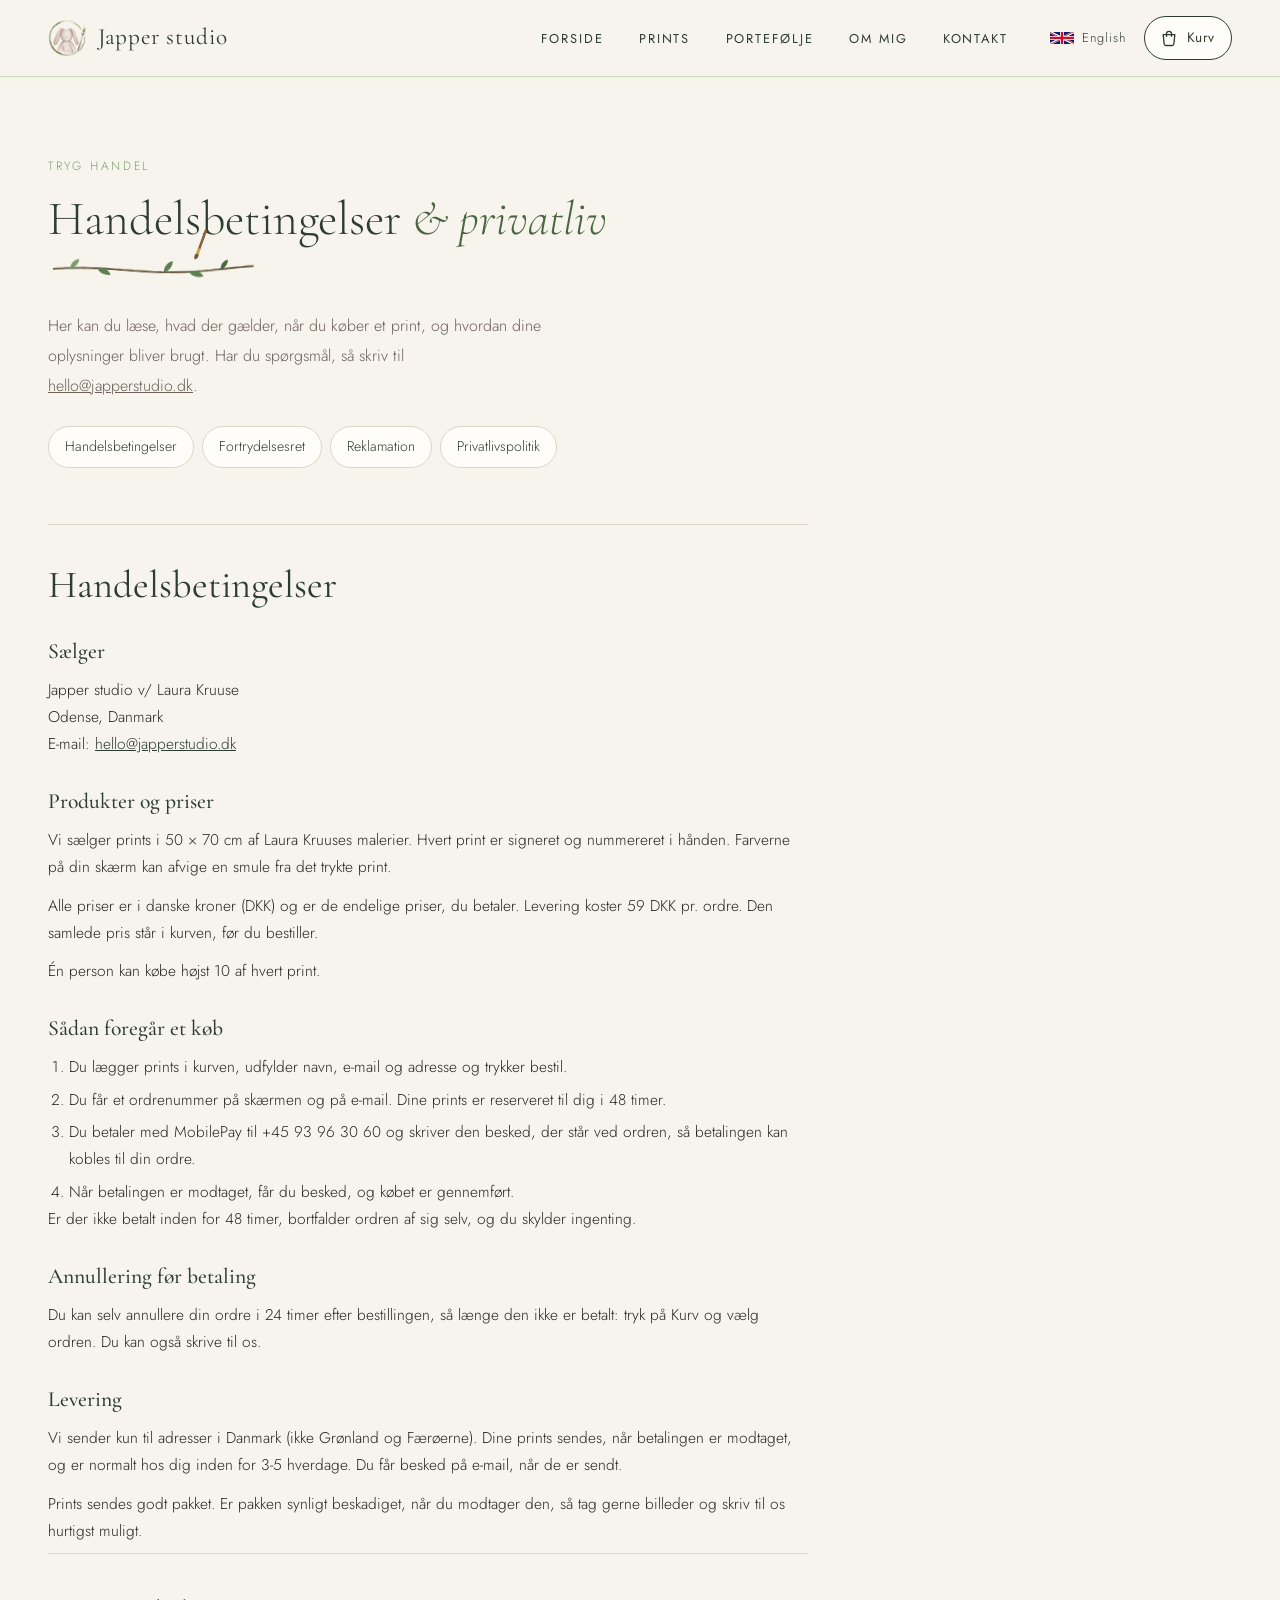
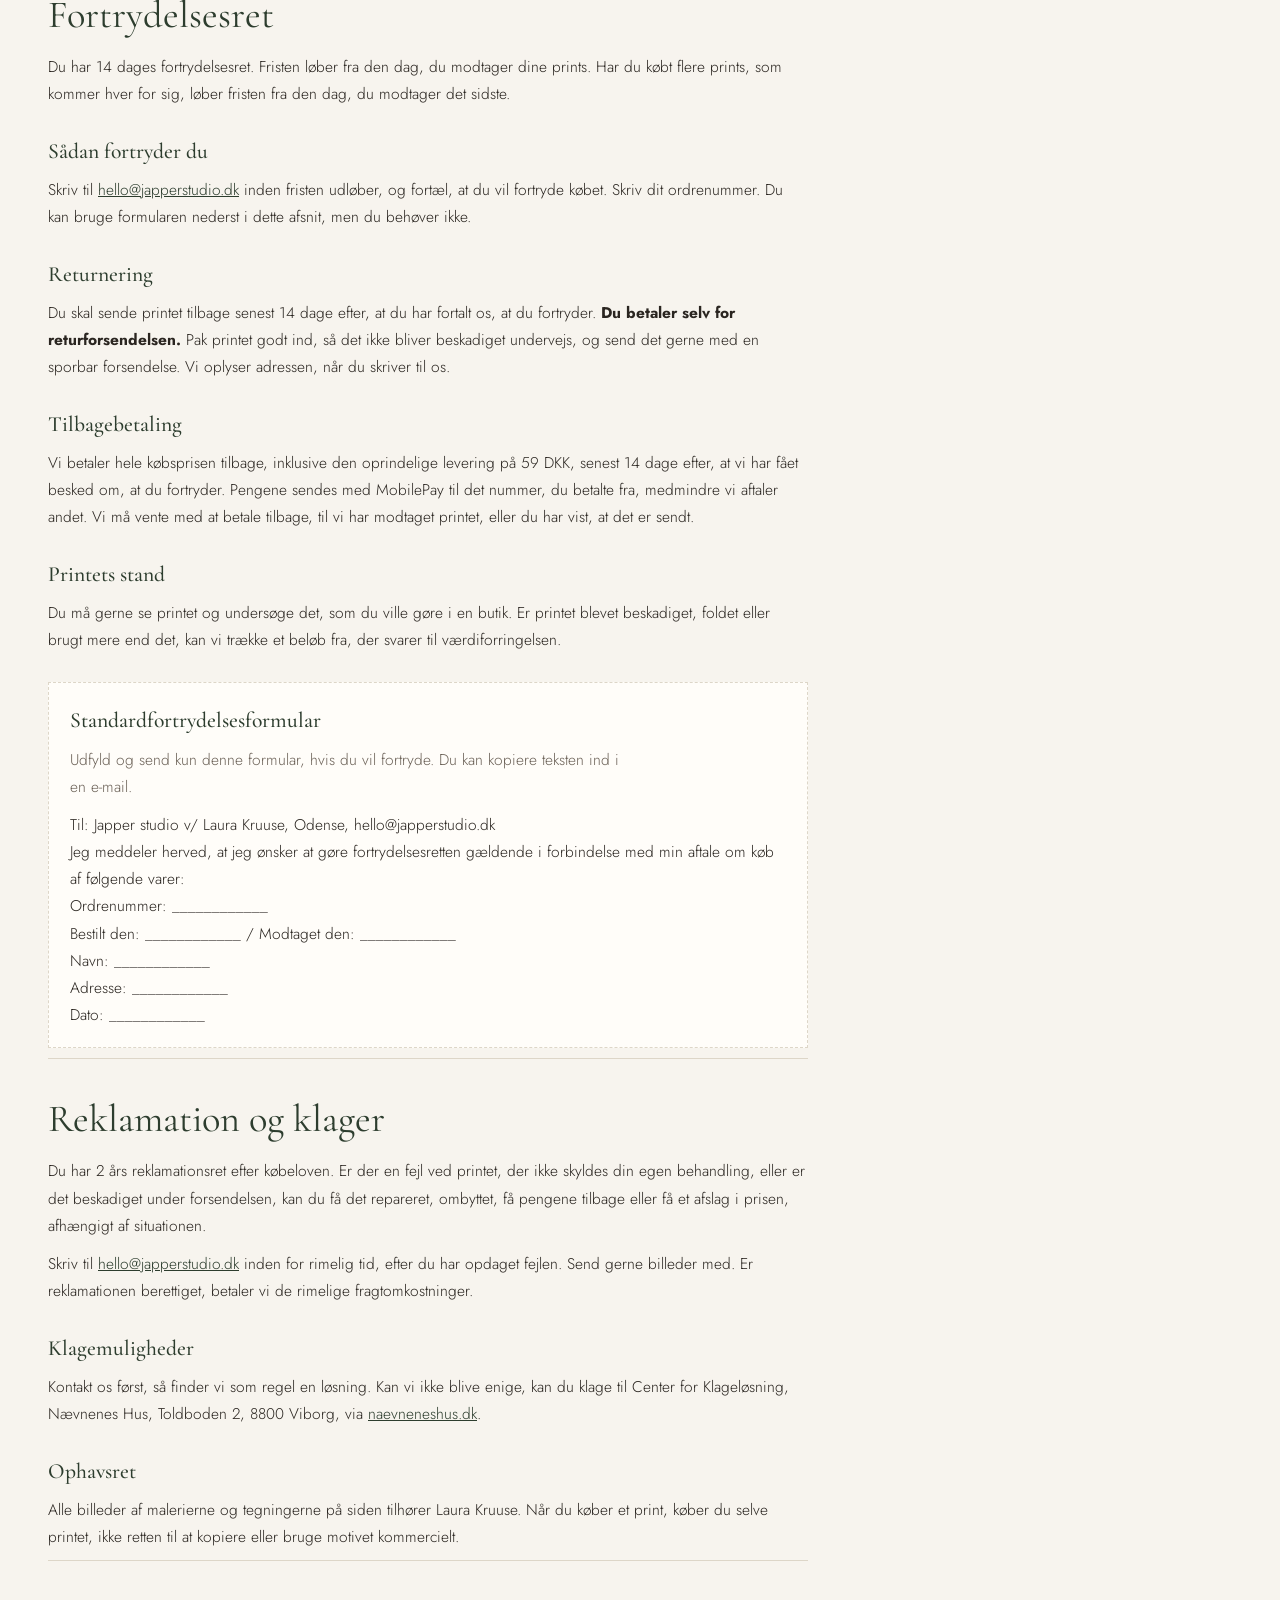
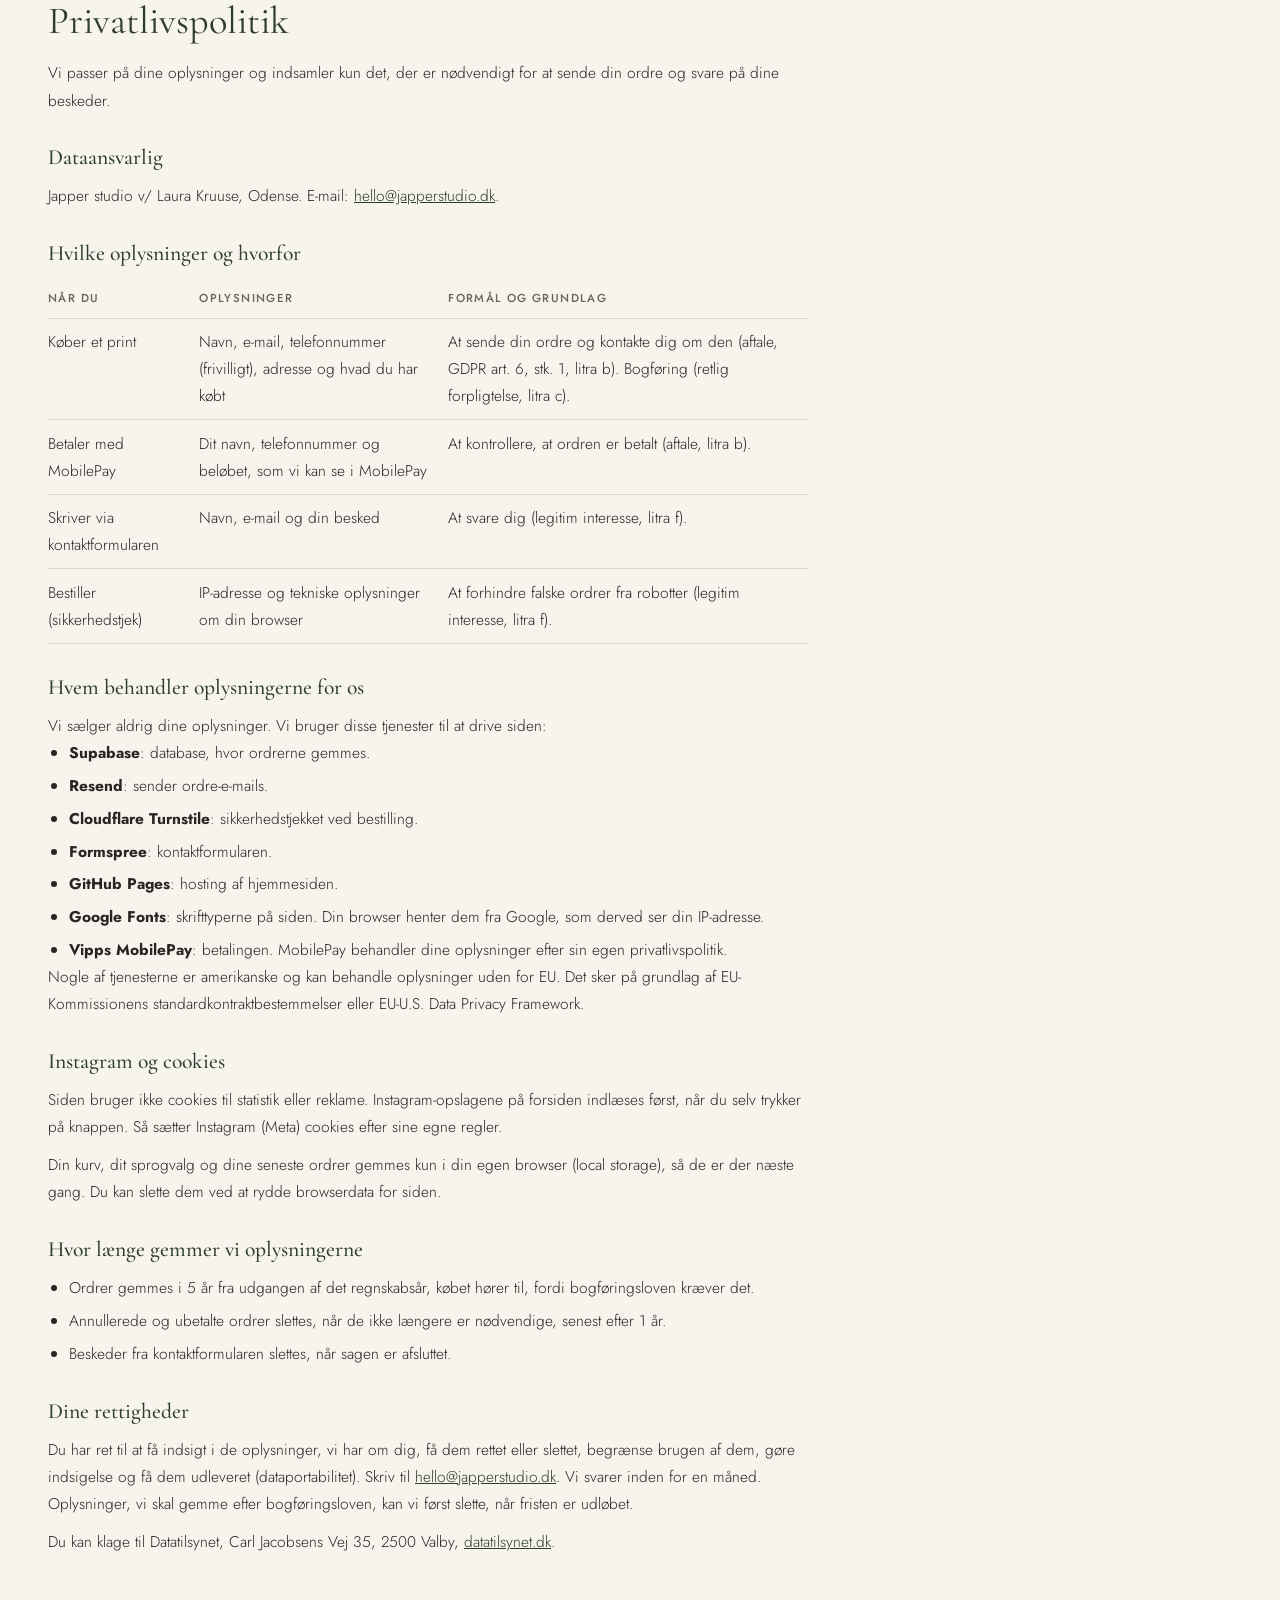
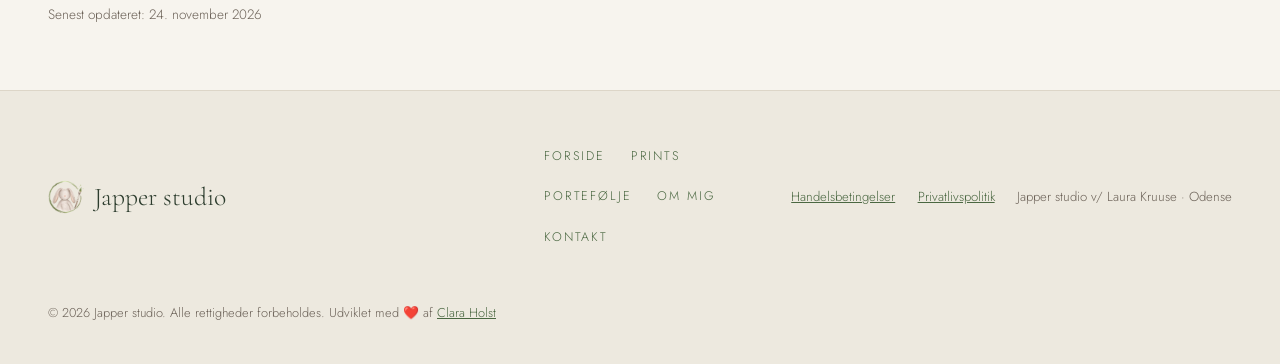
<file: betingelser.html>
<!DOCTYPE html>
<html lang="da">
<head>
  <meta charset="UTF-8">
  <meta name="viewport" content="width=device-width, initial-scale=1, viewport-fit=cover">
  <meta name="color-scheme" content="light only">
  <meta name="theme-color" content="#f7f4ee">
  <title>Handelsbetingelser og privatlivspolitik | Japper studio</title>
  <meta name="description" content="Handelsbetingelser og privatlivspolitik for køb af prints hos Japper studio.">
  <meta property="og:type" content="website">
  <meta property="og:site_name" content="Japper studio">
  <meta property="og:locale" content="da_DK">
  <meta property="og:title" content="Handelsbetingelser og privatlivspolitik | Japper studio">
  <meta property="og:description" content="Handelsbetingelser og privatlivspolitik for køb af prints hos Japper studio.">
  <meta property="og:url" content="https://japperstudio.dk/betingelser.html">
  <meta property="og:image" content="https://japperstudio.dk/images/og/og-home.jpg">
  <meta property="og:image:width" content="1200">
  <meta property="og:image:height" content="630">
  <meta name="twitter:card" content="summary_large_image">
  <link rel="preconnect" href="https://fonts.googleapis.com">
  <link rel="preconnect" href="https://fonts.gstatic.com" crossorigin>
  <link href="https://fonts.googleapis.com/css2?family=Cormorant+Garamond:ital,wght@0,300;0,400;0,500;1,300;1,400&family=Jost:wght@300;400;500&display=swap" rel="stylesheet">
  <link rel="icon" type="image/png" sizes="32x32" href="images/general/favicon-32.png">
  <link rel="icon" type="image/png" sizes="192x192" href="images/general/favicon-192.png">
  <link rel="apple-touch-icon" href="images/general/apple-touch-icon.png">
  <link rel="stylesheet" href="css/style.css?v=20261126l">
</head>
<body data-title="meta.terms">
<!-- Terms of sale and privacy policy, in Danish and English.
     The two languages are two blocks (data-lang="da" / "en"); the language button shows one of them.
     Numbers and contact details (e-mail, CVR, shipping price, hours) are filled in from js/config.js,
     so they only need changing there. Update "Senest opdateret" when the text changes. -->

<header class="site-nav">
  <div class="nav-inner">
    <a href="index.html#top" class="nav-logo"><img src="images/general/favicon-192.png" width="40" height="40" alt="">Japper studio</a>
    <nav data-i18n-aria="nav.main" aria-label="Hovedmenu">
      <ul class="nav-links" id="navLinks">
        <li><a href="index.html#top" data-i18n="nav.home">Forside</a></li>
        <li data-auction><a href="auction.html" data-i18n="nav.auction">Auktion</a></li>
        <li><a href="prints.html" data-i18n="nav.prints">Prints</a></li>
        <li><a href="museum.html" data-i18n="nav.museum">Portefølje</a></li>
        <li><a href="index.html#om-mig" data-i18n="nav.about">Om mig</a></li>
        <li><a href="index.html#kontakt" data-i18n="nav.contact">Kontakt</a></li>
      </ul>
    </nav>
    <button class="lang-btn" type="button" aria-label="Switch to English"><span class="lang-short">EN</span></button>
    <button class="basket-btn" type="button" aria-haspopup="dialog"><span class="label" data-i18n="nav.basket">Kurv</span><span class="count">0</span><span class="sr-only" data-i18n="nav.items">varer i kurven</span></button>
    <button class="nav-toggle" type="button" aria-controls="navLinks" aria-expanded="false" data-i18n-aria="nav.menu" aria-label="Menu"><span></span><span></span><span></span></button>
  </div>
</header>

<main class="page legal">
  <div class="wrap">

<!-- ======================= DANSK ======================= -->
<div data-lang="da">
  <div class="page-head">
    <p class="eyebrow">Tryg handel</p>
    <h1 class="h-section">Handelsbetingelser <em>&amp; privatliv</em></h1>
    <p class="lede">Her kan du læse, hvad der gælder, når du køber et print, og hvordan dine oplysninger bliver brugt. Har du spørgsmål, så skriv til <a data-v="email-link"></a>.</p>
    <nav class="legal-toc" aria-label="Indhold">
      <a href="#handel">Handelsbetingelser</a>
      <a href="#fortrydelse">Fortrydelsesret</a>
      <a href="#reklamation">Reklamation</a>
      <a href="#privatliv">Privatlivspolitik</a>
    </nav>
  </div>

  <section id="handel" class="legal-sec">
    <h2>Handelsbetingelser</h2>

    <h3>Sælger</h3>
    <p class="seller">
      <span data-v="name"></span><br>
      <span data-v="city"></span>, Danmark<br>
      <span data-v="cvr-line">CVR-nr.: <span data-v="cvr"></span><br></span>
      E-mail: <a data-v="email-link"></a>
    </p>

    <h3>Produkter og priser</h3>
    <p>Vi sælger prints i 50 × 70 cm af Laura Kruuses malerier. Hvert print er signeret og nummereret i hånden. Farverne på din skærm kan afvige en smule fra det trykte print.</p>
    <p>Alle priser er i danske kroner (DKK) og er de endelige priser, du betaler. Levering koster <span data-v="ship"></span> pr. ordre. Den samlede pris står i kurven, før du bestiller.</p>
    <p>Én person kan købe højst <span data-v="max"></span> af hvert print.</p>

    <h3>Sådan foregår et køb</h3>
    <ol>
      <li>Du lægger prints i kurven, udfylder navn, e-mail og adresse og trykker bestil.</li>
      <li>Du får et ordrenummer på skærmen og på e-mail. Dine prints er reserveret til dig i <span data-v="hold"></span> timer.</li>
      <li>Du betaler med MobilePay til <span data-v="mobilepay"></span> og skriver den besked, der står ved ordren, så betalingen kan kobles til din ordre.</li>
      <li>Når betalingen er modtaget, får du besked, og købet er gennemført.</li>
    </ol>
    <p>Er der ikke betalt inden for <span data-v="hold"></span> timer, bortfalder ordren af sig selv, og du skylder ingenting.</p>

    <h3>Annullering før betaling</h3>
    <p>Du kan selv annullere din ordre i <span data-v="cancel"></span> timer efter bestillingen, så længe den ikke er betalt: tryk på Kurv og vælg ordren. Du kan også skrive til os.</p>

    <h3>Levering</h3>
    <p>Vi sender kun til adresser i Danmark (ikke Grønland og Færøerne). Dine prints sendes, når betalingen er modtaget, og er normalt hos dig inden for 3-5 hverdage. Du får besked på e-mail, når de er sendt.</p>
    <p>Prints sendes godt pakket. Er pakken synligt beskadiget, når du modtager den, så tag gerne billeder og skriv til os hurtigst muligt.</p>
  </section>

  <section id="fortrydelse" class="legal-sec">
    <h2>Fortrydelsesret</h2>
    <p>Du har 14 dages fortrydelsesret. Fristen løber fra den dag, du modtager dine prints. Har du købt flere prints, som kommer hver for sig, løber fristen fra den dag, du modtager det sidste.</p>

    <h3>Sådan fortryder du</h3>
    <p>Skriv til <a data-v="email-link"></a> inden fristen udløber, og fortæl, at du vil fortryde købet. Skriv dit ordrenummer. Du kan bruge formularen nederst i dette afsnit, men du behøver ikke.</p>

    <h3>Returnering</h3>
    <p>Du skal sende printet tilbage senest 14 dage efter, at du har fortalt os, at du fortryder. <b>Du betaler selv for returforsendelsen.</b> Pak printet godt ind, så det ikke bliver beskadiget undervejs, og send det gerne med en sporbar forsendelse. Vi oplyser adressen, når du skriver til os.</p>

    <h3>Tilbagebetaling</h3>
    <p>Vi betaler hele købsprisen tilbage, inklusive den oprindelige levering på <span data-v="ship"></span>, senest 14 dage efter, at vi har fået besked om, at du fortryder. Pengene sendes med MobilePay til det nummer, du betalte fra, medmindre vi aftaler andet. Vi må vente med at betale tilbage, til vi har modtaget printet, eller du har vist, at det er sendt.</p>

    <h3>Printets stand</h3>
    <p>Du må gerne se printet og undersøge det, som du ville gøre i en butik. Er printet blevet beskadiget, foldet eller brugt mere end det, kan vi trække et beløb fra, der svarer til værdiforringelsen.</p>

    <div class="legal-form">
      <h3>Standardfortrydelsesformular</h3>
      <p class="fineprint">Udfyld og send kun denne formular, hvis du vil fortryde. Du kan kopiere teksten ind i en e-mail.</p>
      <p>Til: <span data-v="name"></span>, <span data-v="city"></span>, <span data-v="email"></span><br>
        Jeg meddeler herved, at jeg ønsker at gøre fortrydelsesretten gældende i forbindelse med min aftale om køb af følgende varer:<br>
        Ordrenummer: ____________<br>
        Bestilt den: ____________ / Modtaget den: ____________<br>
        Navn: ____________<br>
        Adresse: ____________<br>
        Dato: ____________</p>
    </div>
  </section>

  <section id="reklamation" class="legal-sec">
    <h2>Reklamation og klager</h2>
    <p>Du har 2 års reklamationsret efter købeloven. Er der en fejl ved printet, der ikke skyldes din egen behandling, eller er det beskadiget under forsendelsen, kan du få det repareret, ombyttet, få pengene tilbage eller få et afslag i prisen, afhængigt af situationen.</p>
    <p>Skriv til <a data-v="email-link"></a> inden for rimelig tid, efter du har opdaget fejlen. Send gerne billeder med. Er reklamationen berettiget, betaler vi de rimelige fragtomkostninger.</p>
    <h3>Klagemuligheder</h3>
    <p>Kontakt os først, så finder vi som regel en løsning. Kan vi ikke blive enige, kan du klage til Center for Klageløsning, Nævnenes Hus, Toldboden 2, 8800 Viborg, via <a href="https://www.naevneneshus.dk" target="_blank" rel="noopener">naevneneshus.dk</a>.</p>

    <h3>Ophavsret</h3>
    <p>Alle billeder af malerierne og tegningerne på siden tilhører Laura Kruuse. Når du køber et print, køber du selve printet, ikke retten til at kopiere eller bruge motivet kommercielt.</p>
  </section>

  <section id="privatliv" class="legal-sec">
    <h2>Privatlivspolitik</h2>
    <p>Vi passer på dine oplysninger og indsamler kun det, der er nødvendigt for at sende din ordre og svare på dine beskeder.</p>

    <h3>Dataansvarlig</h3>
    <p><span data-v="name"></span>, <span data-v="city"></span><span data-v="cvr-inline">, CVR-nr. <span data-v="cvr"></span></span>. E-mail: <a data-v="email-link"></a>.</p>

    <h3>Hvilke oplysninger og hvorfor</h3>
    <table class="legal-table">
      <thead><tr><th>Når du</th><th>Oplysninger</th><th>Formål og grundlag</th></tr></thead>
      <tbody>
        <tr><td>Køber et print</td><td>Navn, e-mail, telefonnummer (frivilligt), adresse og hvad du har købt</td><td>At sende din ordre og kontakte dig om den (aftale, GDPR art. 6, stk. 1, litra b). Bogføring (retlig forpligtelse, litra c).</td></tr>
        <tr><td>Betaler med MobilePay</td><td>Dit navn, telefonnummer og beløbet, som vi kan se i MobilePay</td><td>At kontrollere, at ordren er betalt (aftale, litra b).</td></tr>
        <tr><td>Skriver via kontaktformularen</td><td>Navn, e-mail og din besked</td><td>At svare dig (legitim interesse, litra f).</td></tr>
        <tr><td>Bestiller (sikkerhedstjek)</td><td>IP-adresse og tekniske oplysninger om din browser</td><td>At forhindre falske ordrer fra robotter (legitim interesse, litra f).</td></tr>
      </tbody>
    </table>

    <h3>Hvem behandler oplysningerne for os</h3>
    <p>Vi sælger aldrig dine oplysninger. Vi bruger disse tjenester til at drive siden:</p>
    <ul>
      <li><b>Supabase</b>: database, hvor ordrerne gemmes.</li>
      <li><b>Resend</b>: sender ordre-e-mails.</li>
      <li><b>Cloudflare Turnstile</b>: sikkerhedstjekket ved bestilling.</li>
      <li><b>Formspree</b>: kontaktformularen.</li>
      <li><b>GitHub Pages</b>: hosting af hjemmesiden.</li>
      <li><b>Google Fonts</b>: skrifttyperne på siden. Din browser henter dem fra Google, som derved ser din IP-adresse.</li>
      <li><b>Vipps MobilePay</b>: betalingen. MobilePay behandler dine oplysninger efter sin egen privatlivspolitik.</li>
    </ul>
    <p>Nogle af tjenesterne er amerikanske og kan behandle oplysninger uden for EU. Det sker på grundlag af EU-Kommissionens standardkontraktbestemmelser eller EU-U.S. Data Privacy Framework.</p>

    <h3>Instagram og cookies</h3>
    <p>Siden bruger ikke cookies til statistik eller reklame. Instagram-opslagene på forsiden indlæses først, når du selv trykker på knappen. Så sætter Instagram (Meta) cookies efter sine egne regler.</p>
    <p>Din kurv, dit sprogvalg og dine seneste ordrer gemmes kun i din egen browser (local storage), så de er der næste gang. Du kan slette dem ved at rydde browserdata for siden.</p>

    <h3>Hvor længe gemmer vi oplysningerne</h3>
    <ul>
      <li>Ordrer gemmes i 5 år fra udgangen af det regnskabsår, købet hører til, fordi bogføringsloven kræver det.</li>
      <li>Annullerede og ubetalte ordrer slettes, når de ikke længere er nødvendige, senest efter 1 år.</li>
      <li>Beskeder fra kontaktformularen slettes, når sagen er afsluttet.</li>
    </ul>

    <h3>Dine rettigheder</h3>
    <p>Du har ret til at få indsigt i de oplysninger, vi har om dig, få dem rettet eller slettet, begrænse brugen af dem, gøre indsigelse og få dem udleveret (dataportabilitet). Skriv til <a data-v="email-link"></a>. Vi svarer inden for en måned. Oplysninger, vi skal gemme efter bogføringsloven, kan vi først slette, når fristen er udløbet.</p>
    <p>Du kan klage til Datatilsynet, Carl Jacobsens Vej 35, 2500 Valby, <a href="https://www.datatilsynet.dk" target="_blank" rel="noopener">datatilsynet.dk</a>.</p>
  </section>

  <p class="fineprint legal-updated">Senest opdateret: 24. november 2026</p>
</div>

<!-- ======================= ENGLISH ======================= -->
<div data-lang="en" hidden>
  <div class="page-head">
    <p class="eyebrow">Shop with confidence</p>
    <h1 class="h-section">Terms of sale <em>&amp; privacy</em></h1>
    <p class="lede">What applies when you buy a print, and how your details are used. Questions? Write to <a data-v="email-link"></a>. The Danish version applies if the two versions differ.</p>
    <nav class="legal-toc" aria-label="Contents">
      <a href="#terms">Terms of sale</a>
      <a href="#withdrawal">Right of withdrawal</a>
      <a href="#complaints">Complaints</a>
      <a href="#privacy">Privacy policy</a>
    </nav>
  </div>

  <section id="terms" class="legal-sec">
    <h2>Terms of sale</h2>

    <h3>Seller</h3>
    <p class="seller">
      <span data-v="name"></span><br>
      <span data-v="city"></span>, Denmark<br>
      <span data-v="cvr-line">CVR no.: <span data-v="cvr"></span><br></span>
      E-mail: <a data-v="email-link"></a>
    </p>

    <h3>Products and prices</h3>
    <p>We sell 50 × 70 cm prints of Laura Kruuse’s paintings. Every print is signed and numbered by hand. Colours on your screen may differ slightly from the printed print.</p>
    <p>All prices are in Danish kroner (DKK) and are the final prices you pay. Delivery costs <span data-v="ship"></span> per order. The total is shown in the basket before you order.</p>
    <p>One person can buy at most <span data-v="max"></span> of each print.</p>

    <h3>How buying works</h3>
    <ol>
      <li>You add prints to the basket, fill in your name, e-mail and address, and place the order.</li>
      <li>You get an order number on screen and by e-mail. Your prints are held for you for <span data-v="hold"></span> hours.</li>
      <li>You pay with MobilePay to <span data-v="mobilepay"></span> and write the message shown with the order, so the payment can be matched to your order.</li>
      <li>Once the payment has arrived, you are notified and the purchase is complete.</li>
    </ol>
    <p>If the order has not been paid within <span data-v="hold"></span> hours, it lapses by itself and you owe nothing.</p>

    <h3>Cancelling before payment</h3>
    <p>You can cancel your order yourself for <span data-v="cancel"></span> hours after ordering, as long as it has not been paid: press Basket and choose the order. You can also write to us.</p>

    <h3>Delivery</h3>
    <p>We only ship to addresses in Denmark (not Greenland or the Faroe Islands). Your prints are sent once the payment has arrived and normally reach you within 3-5 working days. You get an e-mail when they have been sent.</p>
    <p>Prints are packed carefully. If the parcel is visibly damaged when it arrives, please take photos and write to us as soon as possible.</p>
  </section>

  <section id="withdrawal" class="legal-sec">
    <h2>Right of withdrawal</h2>
    <p>You have a 14-day right of withdrawal, counted from the day you receive your prints. If you bought several prints that arrive separately, it counts from the day you receive the last one.</p>

    <h3>How to withdraw</h3>
    <p>Write to <a data-v="email-link"></a> before the deadline and tell us that you want to withdraw from the purchase. Include your order number. You may use the form at the end of this section, but you do not have to.</p>

    <h3>Returning the print</h3>
    <p>You must send the print back no later than 14 days after telling us that you are withdrawing. <b>You pay for the return shipping yourself.</b> Pack the print well so it is not damaged on the way, and preferably use tracked shipping. We give you the address when you write to us.</p>

    <h3>Refund</h3>
    <p>We refund the full price, including the original delivery of <span data-v="ship"></span>, no later than 14 days after we are told that you are withdrawing. The money is sent with MobilePay to the number you paid from, unless we agree otherwise. We may wait to refund until we have received the print or you have shown that it has been sent.</p>

    <h3>Condition of the print</h3>
    <p>You may look at and examine the print as you would in a shop. If it has been damaged, folded or handled beyond that, we may deduct an amount matching the loss in value.</p>

    <div class="legal-form">
      <h3>Model withdrawal form</h3>
      <p class="fineprint">Only fill in and send this form if you want to withdraw. You can copy the text into an e-mail.</p>
      <p>To: <span data-v="name"></span>, <span data-v="city"></span>, <span data-v="email"></span><br>
        I hereby give notice that I withdraw from my contract of sale of the following goods:<br>
        Order number: ____________<br>
        Ordered on: ____________ / Received on: ____________<br>
        Name: ____________<br>
        Address: ____________<br>
        Date: ____________</p>
    </div>
  </section>

  <section id="complaints" class="legal-sec">
    <h2>Faults and complaints</h2>
    <p>Under Danish law you have a 2-year right to complain about faults. If the print has a fault that is not caused by your own handling, or it was damaged in transit, you can have it repaired or replaced, get your money back or get a price reduction, depending on the situation.</p>
    <p>Write to <a data-v="email-link"></a> within a reasonable time of discovering the fault, preferably with photos. If the complaint is justified, we pay the reasonable shipping costs.</p>
    <h3>Where to complain</h3>
    <p>Contact us first; we can usually find a solution. If we cannot agree, you can complain to Center for Klageløsning, Nævnenes Hus, Toldboden 2, 8800 Viborg, Denmark, via <a href="https://www.naevneneshus.dk" target="_blank" rel="noopener">naevneneshus.dk</a>.</p>

    <h3>Copyright</h3>
    <p>All images of the paintings and drawings on this site belong to Laura Kruuse. When you buy a print, you buy the print itself, not the right to copy the motif or use it commercially.</p>
  </section>

  <section id="privacy" class="legal-sec">
    <h2>Privacy policy</h2>
    <p>We look after your details and only collect what is needed to send your order and answer your messages.</p>

    <h3>Data controller</h3>
    <p><span data-v="name"></span>, <span data-v="city"></span>, Denmark<span data-v="cvr-inline">, CVR no. <span data-v="cvr"></span></span>. E-mail: <a data-v="email-link"></a>.</p>

    <h3>What we collect and why</h3>
    <table class="legal-table">
      <thead><tr><th>When you</th><th>Details</th><th>Purpose and legal basis</th></tr></thead>
      <tbody>
        <tr><td>Buy a print</td><td>Name, e-mail, phone number (optional), address and what you bought</td><td>To send your order and contact you about it (contract, GDPR art. 6(1)(b)). Bookkeeping (legal obligation, art. 6(1)(c)).</td></tr>
        <tr><td>Pay with MobilePay</td><td>Your name, phone number and the amount, as shown to us in MobilePay</td><td>To check that the order has been paid (contract, art. 6(1)(b)).</td></tr>
        <tr><td>Write via the contact form</td><td>Name, e-mail and your message</td><td>To answer you (legitimate interest, art. 6(1)(f)).</td></tr>
        <tr><td>Order (security check)</td><td>IP address and technical details about your browser</td><td>To stop fake orders from bots (legitimate interest, art. 6(1)(f)).</td></tr>
      </tbody>
    </table>

    <h3>Who processes the details for us</h3>
    <p>We never sell your details. We use these services to run the site:</p>
    <ul>
      <li><b>Supabase</b>: the database where orders are stored.</li>
      <li><b>Resend</b>: sends order e-mails.</li>
      <li><b>Cloudflare Turnstile</b>: the security check when ordering.</li>
      <li><b>Formspree</b>: the contact form.</li>
      <li><b>GitHub Pages</b>: hosts the website.</li>
      <li><b>Google Fonts</b>: the typefaces on the site. Your browser loads them from Google, which therefore sees your IP address.</li>
      <li><b>Vipps MobilePay</b>: the payment. MobilePay processes your details under its own privacy policy.</li>
    </ul>
    <p>Some of these services are American and may process details outside the EU. This is done on the basis of the European Commission’s standard contractual clauses or the EU-U.S. Data Privacy Framework.</p>

    <h3>Instagram and cookies</h3>
    <p>The site does not use cookies for statistics or advertising. The Instagram posts on the front page only load when you press the button yourself; Instagram (Meta) then sets cookies under its own rules.</p>
    <p>Your basket, language choice and recent orders are only stored in your own browser (local storage), so they are there next time. You can delete them by clearing the browser data for the site.</p>

    <h3>How long we keep the details</h3>
    <ul>
      <li>Orders are kept for 5 years from the end of the financial year of the purchase, as required by the Danish Bookkeeping Act.</li>
      <li>Cancelled and unpaid orders are deleted when no longer needed, at the latest after 1 year.</li>
      <li>Messages from the contact form are deleted when the matter is closed.</li>
    </ul>

    <h3>Your rights</h3>
    <p>You have the right to see the details we hold about you, have them corrected or deleted, restrict their use, object, and receive them in a portable format. Write to <a data-v="email-link"></a>. We answer within one month. Details we must keep under the Bookkeeping Act can only be deleted once that period has ended.</p>
    <p>You can complain to the Danish Data Protection Agency (Datatilsynet), Carl Jacobsens Vej 35, 2500 Valby, Denmark, <a href="https://www.datatilsynet.dk" target="_blank" rel="noopener">datatilsynet.dk</a>.</p>
  </section>

  <p class="fineprint legal-updated">Last updated: 24 November 2026</p>
</div>

  </div>
</main>

<footer class="site-footer">
  <div class="wrap">
    <div class="footer-logo"><img src="images/general/favicon-192.png" width="36" height="36" alt="">Japper studio</div>
    <ul class="footer-nav">
      <li><a href="index.html#top" data-i18n="nav.home">Forside</a></li>
      <li data-auction><a href="auction.html" data-i18n="nav.auction">Auktion</a></li>
      <li><a href="prints.html" data-i18n="nav.prints">Prints</a></li>
      <li><a href="museum.html" data-i18n="nav.museum">Portefølje</a></li>
      <li><a href="index.html#om-mig" data-i18n="nav.about">Om mig</a></li>
      <li><a href="index.html#kontakt" data-i18n="nav.contact">Kontakt</a></li>
    </ul>
    <p class="footer-legal"></p>
    <p class="footer-copy">© <span class="year">2026</span> Japper studio. <span data-i18n="footer.rights">Alle rettigheder forbeholdes.</span> <span class="footer-credit" data-i18n-html="footer.credit">Udviklet med ❤️ af <a href="https://azrae101.github.io/Portfolio/" target="_blank" rel="noopener">Clara Holst</a></span></p>
  </div>
</footer>

<script src="js/config.js?v=20261125"></script>
<script src="js/i18n.js?v=20261126c"></script>
<script src="js/site.js?v=20261124g"></script>
<script>
/* Fill in the details from config.js */
const B = CONFIG.business || {}, C = CONFIG.contact || {};
const VALUES = {
  name: B.name, city: B.city, cvr: B.cvr, email: C.email,
  ship: kr(CONFIG.shipping.ship), max: MAX_PER_PERSON, hold: CONFIG.reserveHours, cancel: CANCEL_HOURS,
  mobilepay: CONFIG.mobilepay.number
};
function fillValues() {
  $$("[data-v]").forEach(el => {
    const k = el.dataset.v;
    if (k === "email-link") { el.href = "mailto:" + C.email; el.textContent = C.email; }
    else if (k === "cvr-line" || k === "cvr-inline") el.hidden = !B.cvr;
    else el.textContent = VALUES[k] ?? "";
  });
}
/* Show the block for the current language. A link to an anchor in the other language
   (e.g. #privatliv while reading in English) jumps to the matching section. */
const SAME = { handel: "terms", fortrydelse: "withdrawal", reklamation: "complaints", privatliv: "privacy" };
function showLang() {
  $$("[data-lang]").forEach(b => { b.hidden = b.dataset.lang !== LANG; });
  const id = location.hash.slice(1);
  const match = LANG === "en" ? SAME[id] : Object.keys(SAME).find(k => SAME[k] === id);
  if (match) { history.replaceState(null, "", "#" + match); document.getElementById(match).scrollIntoView(); }
}
fillValues();
showLang();
document.addEventListener("lang:change", () => { fillValues(); showLang(); });
</script>
</body>
</html>
</file>
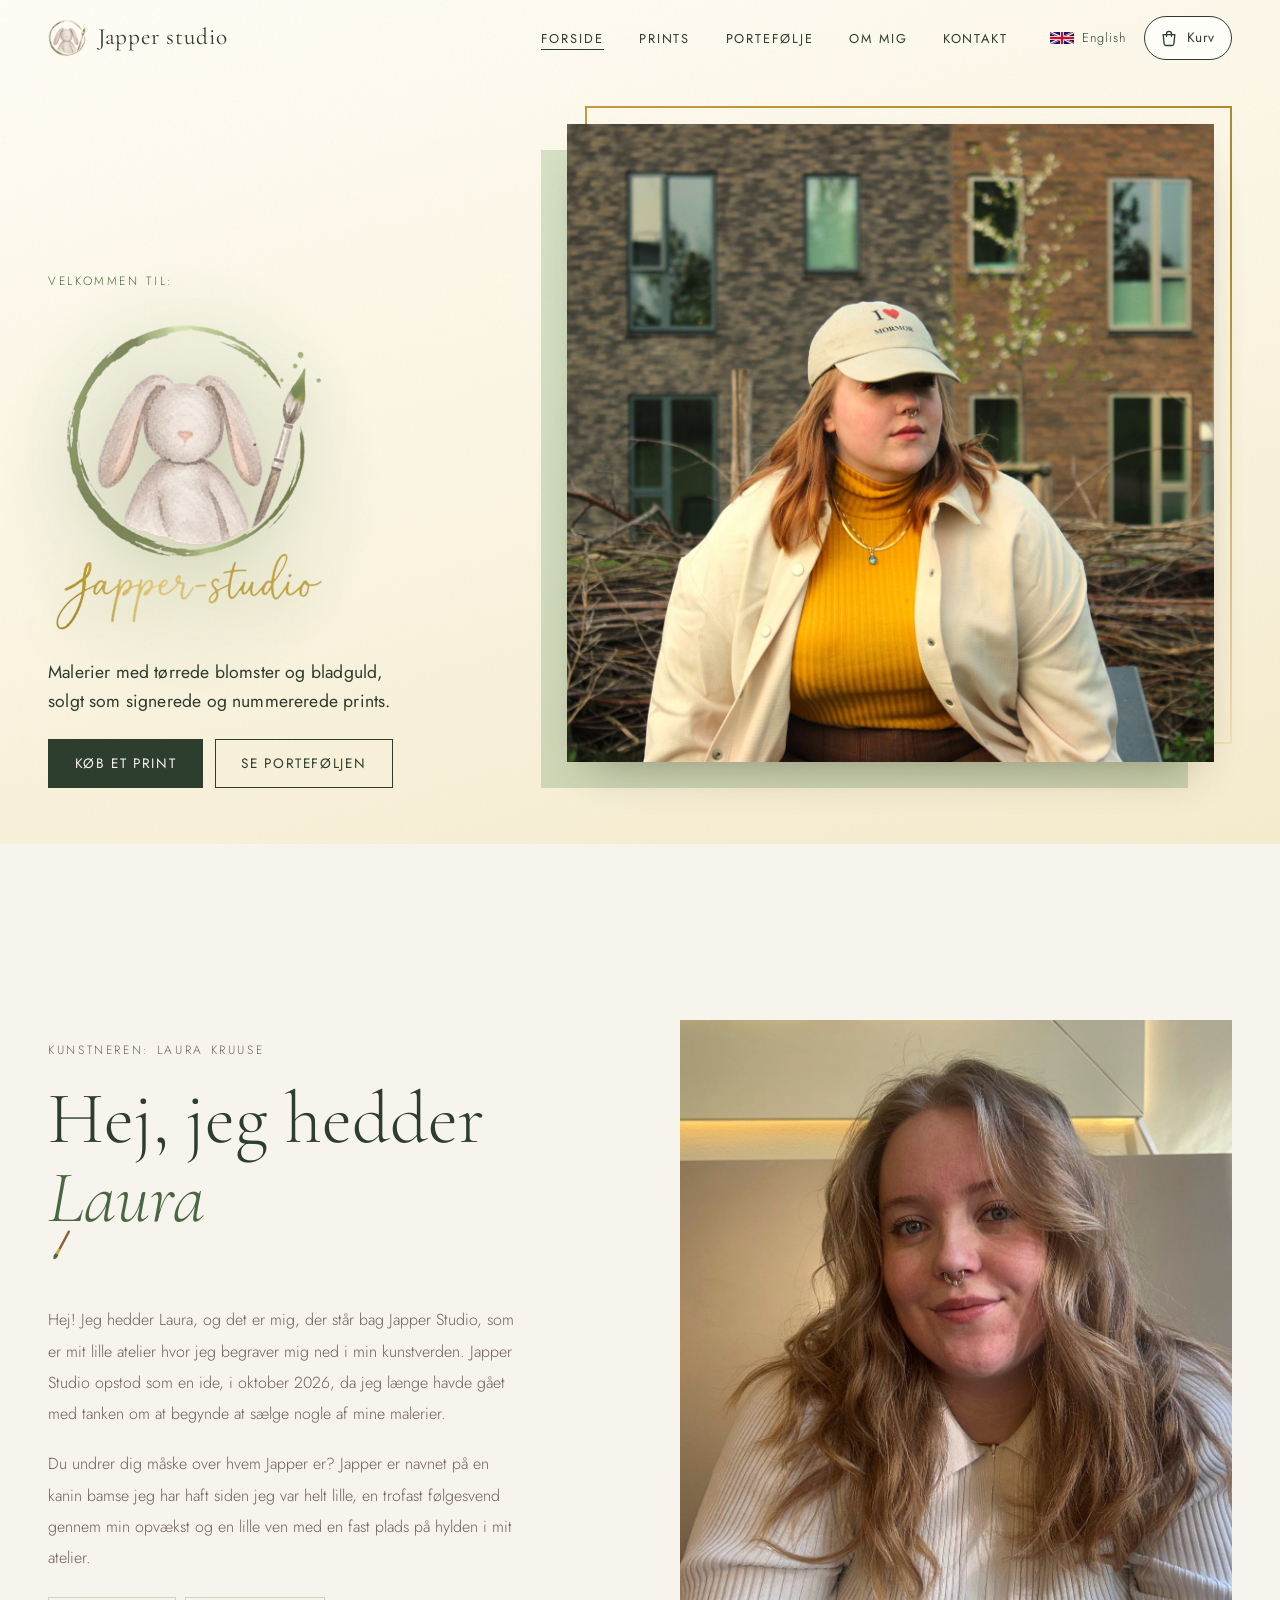
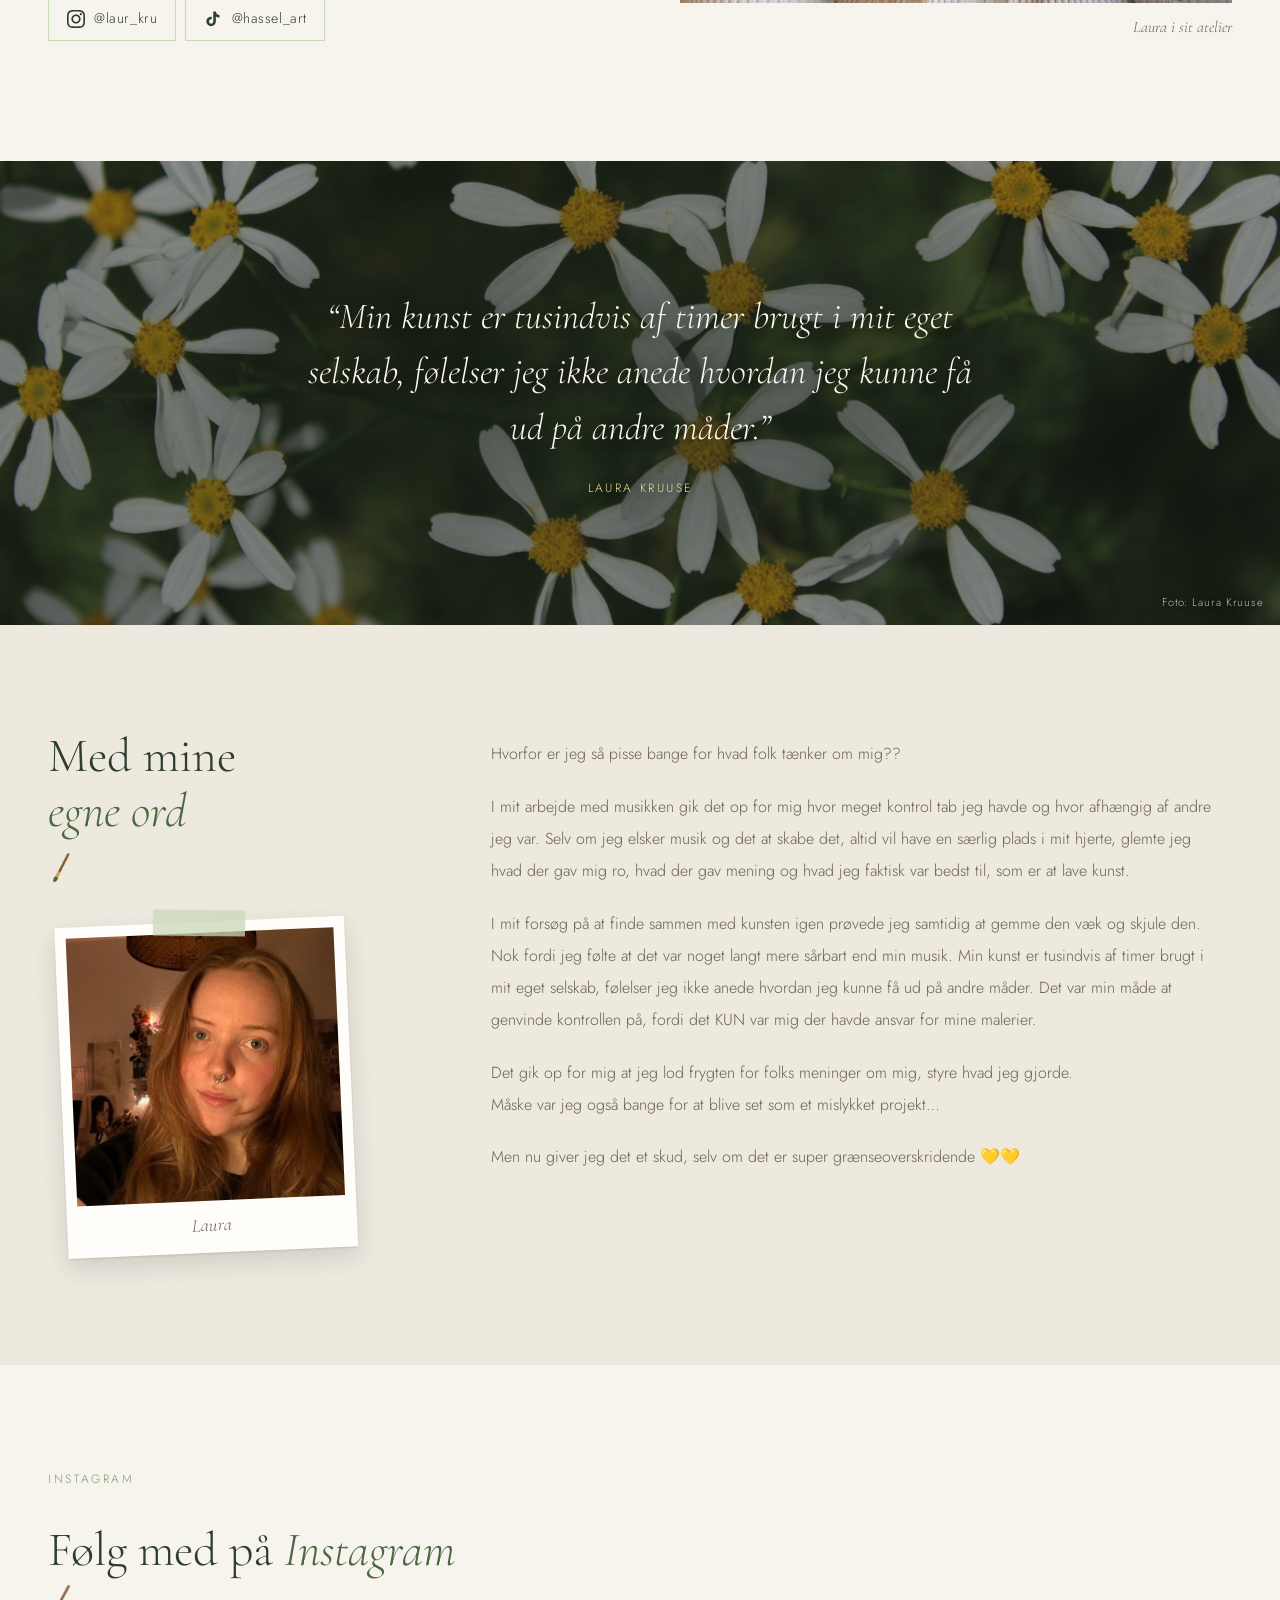
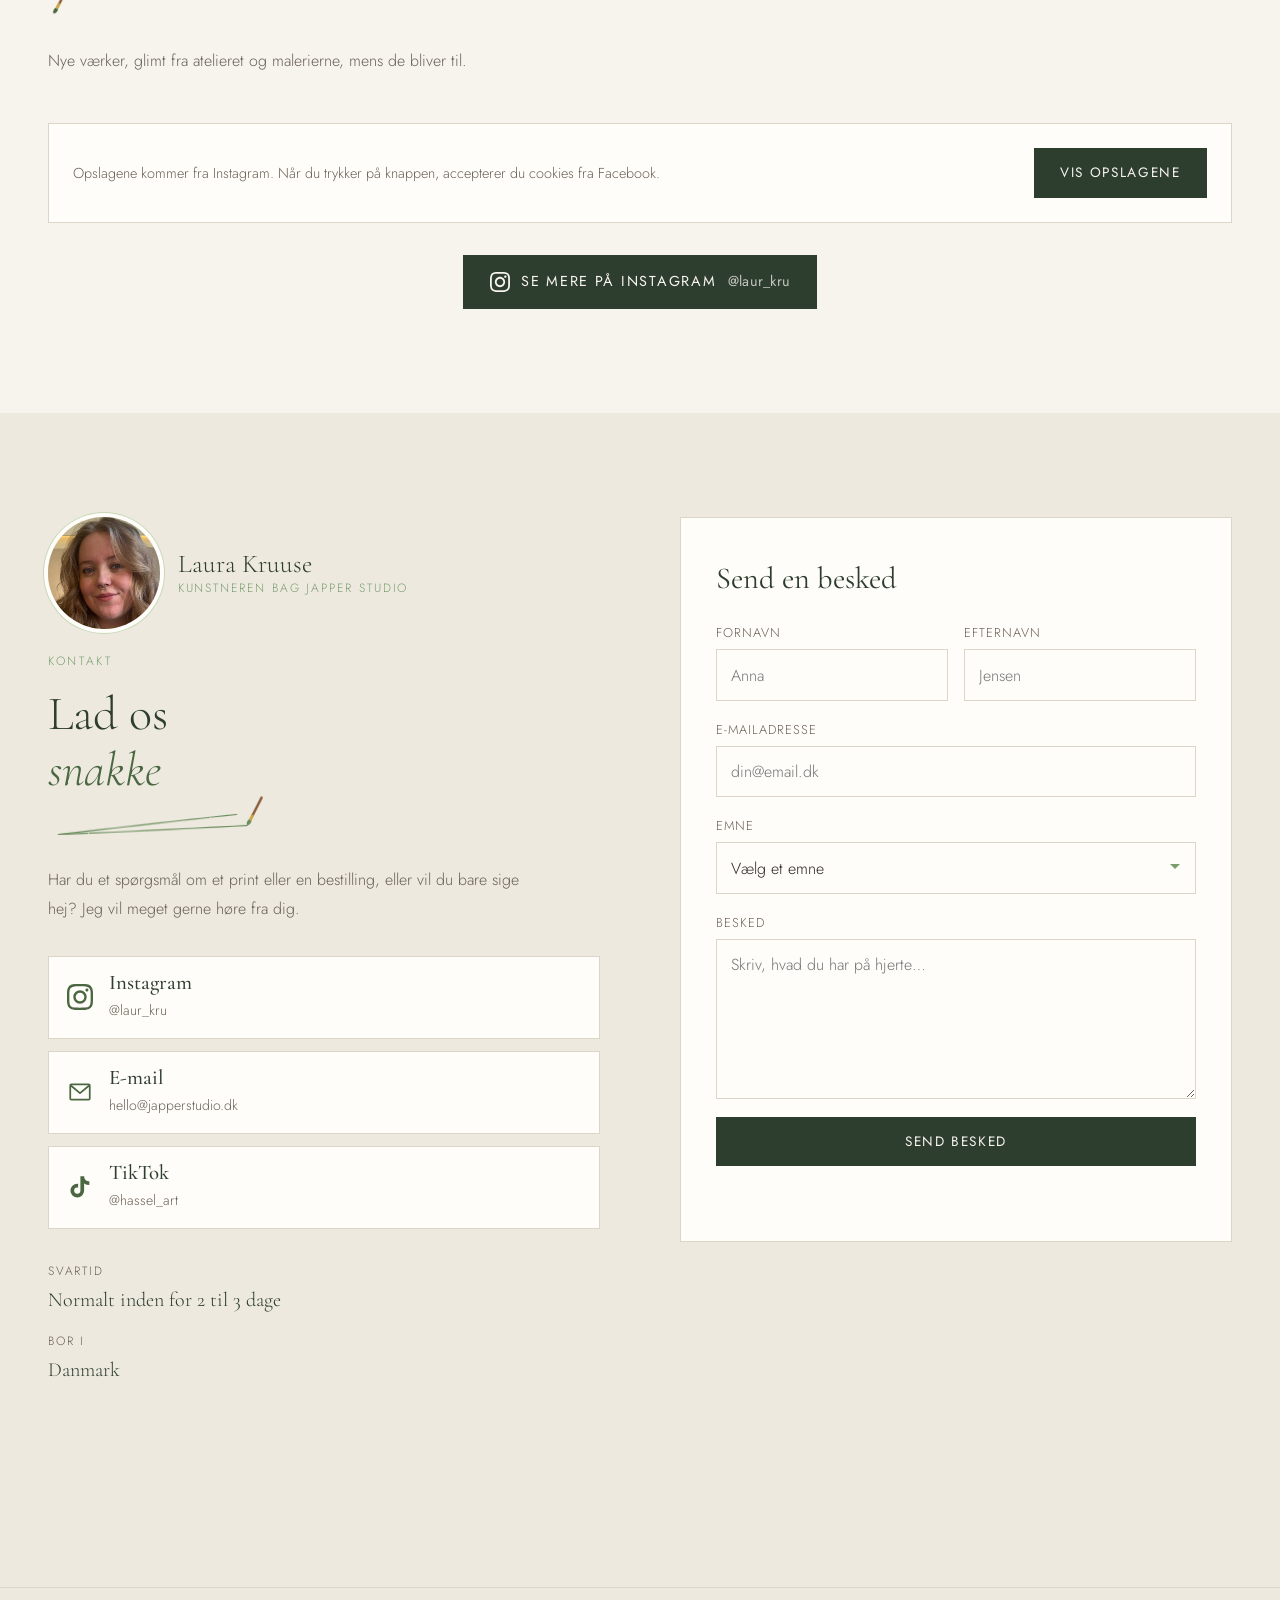
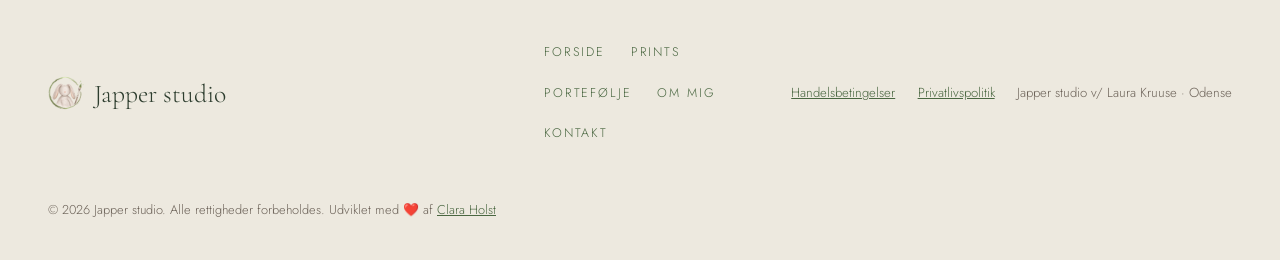
<file: contact.html>
<!DOCTYPE html>
<html lang="da">
<head>
  <meta charset="UTF-8">
  <title>Japper studio</title>
  <!-- This page now lives on the front page. Links like contact.html#print-vestige go to that print on prints.html. -->
  <meta http-equiv="refresh" content="0; url=index.html#kontakt">
  <link rel="canonical" href="index.html#kontakt">
  <script>location.replace(/^#print-/.test(location.hash) ? "prints.html" + location.hash : "index.html#kontakt");</script>
</head>
<body><p><a href="index.html#kontakt">Laura Kruuse</a></p></body>
</html>
</file>
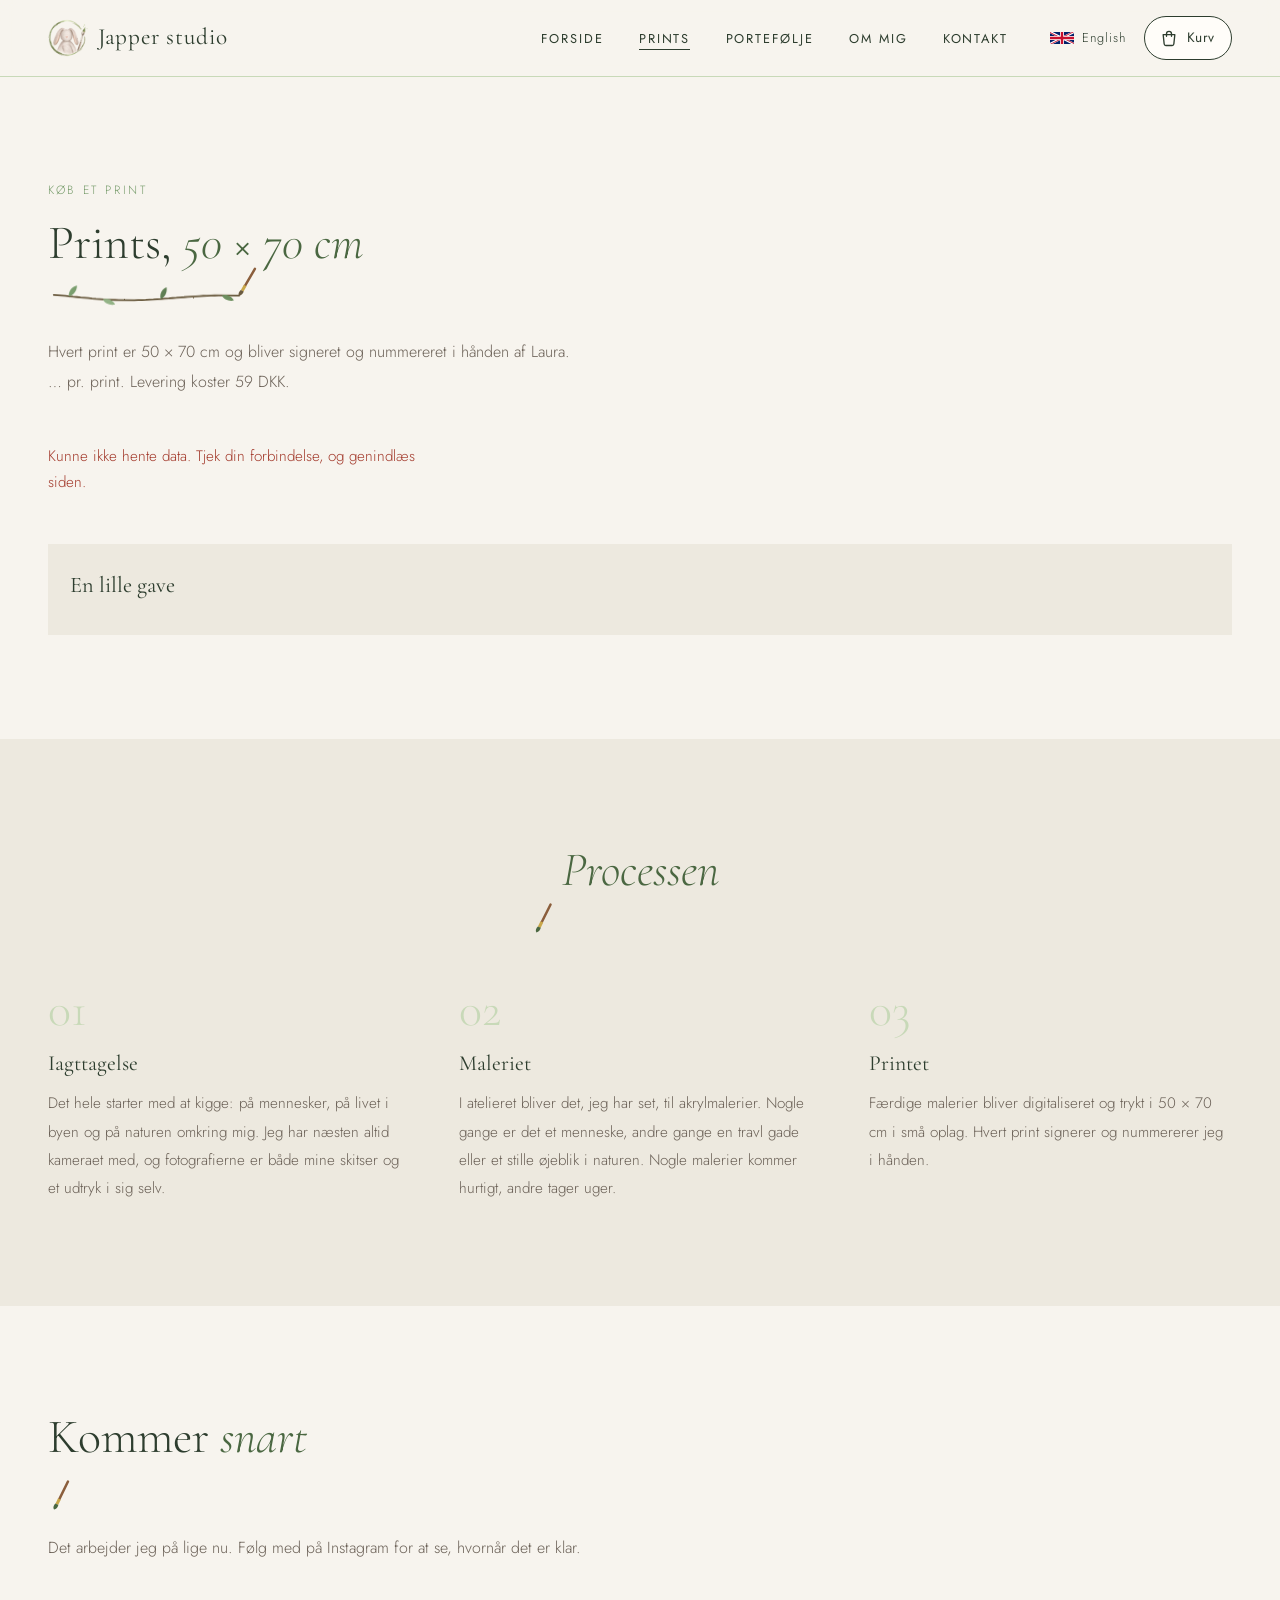
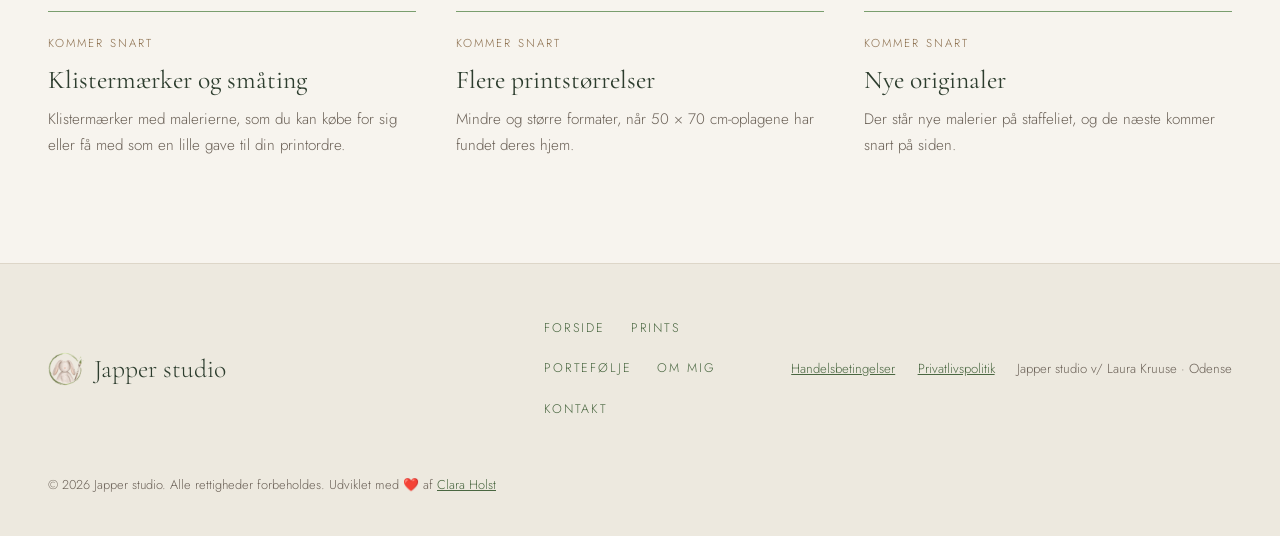
<file: gallery.html>
<!DOCTYPE html>
<html lang="da">
<head>
  <meta charset="UTF-8">
  <title>Japper studio</title>
  <!-- The prints now have their own page. Old links (and links like gallery.html#print-vestige) are sent there. -->
  <meta http-equiv="refresh" content="0; url=prints.html">
  <link rel="canonical" href="prints.html">
  <script>location.replace("prints.html" + (/^#print-/.test(location.hash) ? location.hash : ""));</script>
</head>
<body><p><a href="prints.html">Laura Kruuse</a></p></body>
</html>
</file>
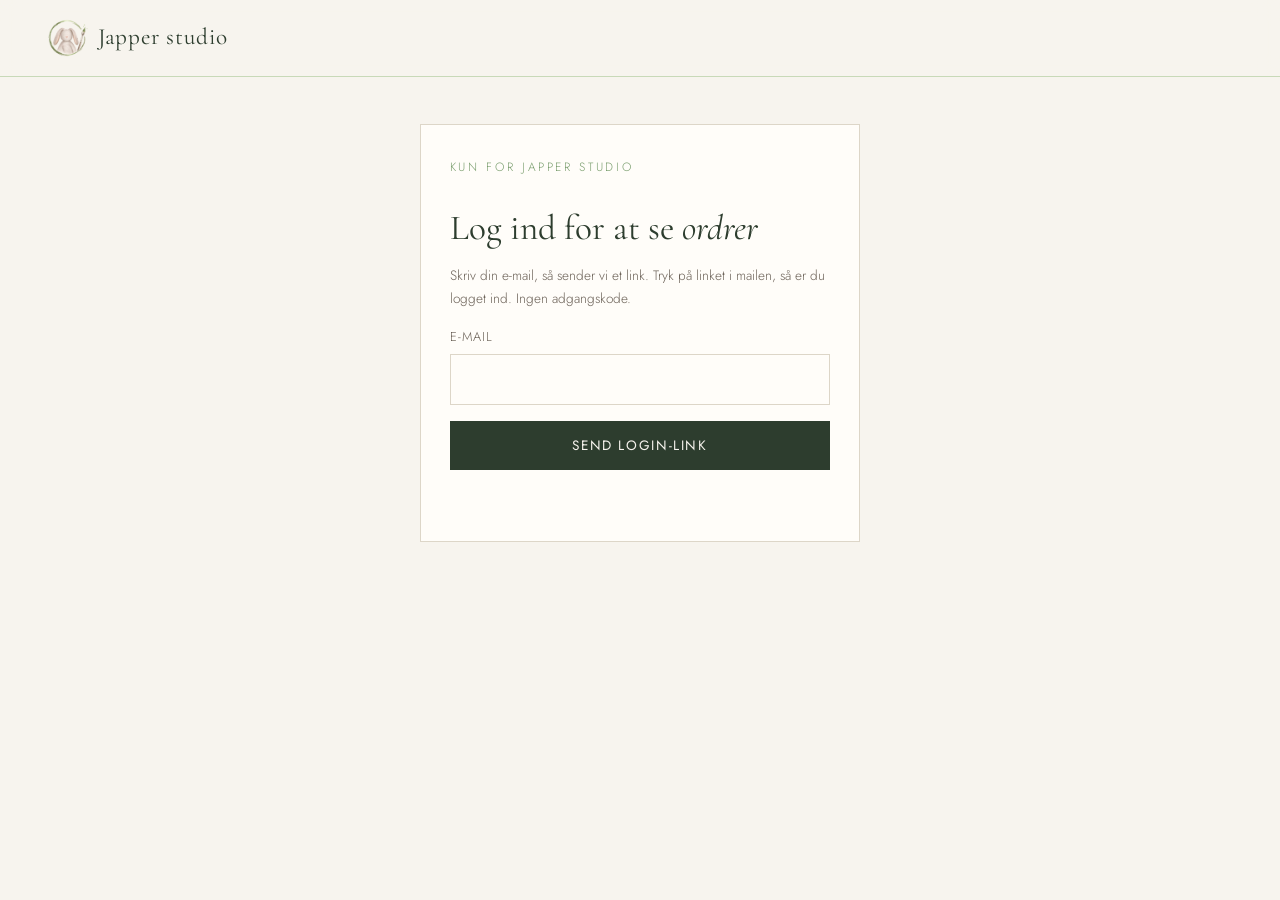
<file: ordrer.html>
<!DOCTYPE html>
<html lang="da">
<head>
  <meta charset="UTF-8">
  <meta name="viewport" content="width=device-width, initial-scale=1, viewport-fit=cover">
  <meta name="color-scheme" content="light only">
  <meta name="theme-color" content="#f7f4ee">
  <!-- The order overview for Laura (and whoever is in the "admins" table in Supabase).
       Not linked from the site and not for search engines. The page itself holds no orders: they are
       only sent by the database to people who are logged in AND listed in "admins" (see supabase-setup.sql). -->
  <meta name="robots" content="noindex, nofollow">
  <title>Ordrer | Japper studio</title>
  <link rel="preconnect" href="https://fonts.googleapis.com">
  <link rel="preconnect" href="https://fonts.gstatic.com" crossorigin>
  <link href="https://fonts.googleapis.com/css2?family=Cormorant+Garamond:ital,wght@0,300;0,400;0,500;1,300;1,400&family=Jost:wght@300;400;500&display=swap" rel="stylesheet">
  <link rel="icon" type="image/png" sizes="32x32" href="images/general/favicon-32.png">
  <link rel="icon" type="image/png" sizes="192x192" href="images/general/favicon-192.png">
  <link rel="stylesheet" href="css/style.css?v=20261126l">
  <style>
    /* ---------- Order overview ---------- */
    .admin { padding-bottom: 4rem; }
    .tile b, .o-code, .o-amount { font-variant-numeric: lining-nums; }   /* "1" must not look like "I" */
    .admin .wrap { max-width: 1100px; }
    .admin-head { display: flex; flex-wrap: wrap; align-items: end; justify-content: space-between; gap: 1rem 2rem; padding: 2.5rem 0 1.5rem; }
    .admin-head h1 { font-family: var(--serif); font-weight: 400; font-size: clamp(2.2rem, 5vw, 3rem); color: var(--green-dark); line-height: 1; }
    .admin-head h1 em { color: var(--green-mid); }
    .who { display: flex; flex-wrap: wrap; align-items: center; gap: 0.4rem 1rem; font-size: 0.85rem; color: var(--text-muted); }
    .who b { font-weight: 500; color: var(--text); }

    /* Log in */
    .login-card { max-width: 440px; margin: 3rem auto; background: var(--white); border: 1px solid var(--line); padding: 2rem 1.8rem; display: grid; gap: 1rem; }
    .login-card h1 { font-family: var(--serif); font-weight: 400; font-size: 2.2rem; color: var(--green-dark); line-height: 1.1; }
    .login-card .btn { width: 100%; }

    /* Numbers at the top */
    .tiles { display: grid; grid-template-columns: repeat(auto-fit, minmax(170px, 1fr)); gap: 0.8rem; margin-bottom: 1.6rem; }
    .tile { background: var(--white); border: 1px solid var(--line); padding: 1rem 1.1rem; display: grid; gap: 0.2rem; }
    .tile span { font-size: 0.72rem; letter-spacing: 0.12em; text-transform: uppercase; color: var(--text-muted); }
    .tile b { font-family: var(--serif); font-weight: 400; font-size: 2rem; color: var(--green-dark); line-height: 1.1; }
    .tile.alert b { color: var(--warm-brown, #a0784e); }

    /* Filters and search */
    .toolbar { display: flex; flex-wrap: wrap; align-items: center; gap: 0.6rem 1rem; margin-bottom: 1.4rem; }
    .tabs { display: flex; flex-wrap: wrap; gap: 0.4rem; }
    .tab { min-height: 42px; padding: 0 1rem; border: 1px solid var(--line); background: var(--white); cursor: pointer; font: inherit; font-size: 0.85rem; color: var(--text); border-radius: 999px; }
    .tab b { font-weight: 500; margin-left: 0.3rem; color: var(--text-muted); }
    .tab[aria-pressed="true"] { background: var(--green-dark); border-color: var(--green-dark); color: var(--ivory); }
    .tab[aria-pressed="true"] b { color: var(--green-pale); }
    .search { flex: 1 1 220px; min-height: 42px; padding: 0 1rem; border: 1px solid var(--line); background: var(--white); font: inherit; font-size: 0.9rem; border-radius: 999px; }

    /* One card per order */
    .orders { display: grid; gap: 1rem; }
    .o-card { background: var(--white); border: 1px solid var(--line); border-left: 4px solid var(--line); display: grid; }
    .o-card.awaiting_payment { border-left-color: #c9a74a; }
    .o-card.expired { border-left-color: var(--err); }
    .o-card.paid { border-left-color: var(--green-mid); }
    .o-card.shipped, .o-card.cancelled { opacity: 0.78; }
    .o-top { display: flex; flex-wrap: wrap; align-items: center; gap: 0.4rem 0.9rem; padding: 1rem 1.2rem 0.8rem; border-bottom: 1px solid var(--line); }
    .o-code { font-family: var(--serif); font-size: 1.5rem; color: var(--green-dark); }
    .o-age { margin-left: auto; font-size: 0.82rem; color: var(--text-muted); }
    .o-body { display: grid; gap: 1rem 1.6rem; padding: 1rem 1.2rem; }
    @media (min-width: 760px) { .o-body { grid-template-columns: 1.1fr 1fr 1fr; } }
    .o-body h3 { font-family: var(--serif); font-weight: 400; font-size: 1.35rem; color: var(--green-dark); }
    .o-body .lbl { display: block; font-size: 0.7rem; letter-spacing: 0.12em; text-transform: uppercase; color: var(--text-muted); margin-bottom: 0.2rem; }
    .o-body p, .o-body li { font-size: 0.95rem; line-height: 1.6; }
    .o-body a { color: var(--green-dark); }
    .o-body ul { list-style: none; }
    .o-addr { white-space: pre-line; }
    .o-amount { font-family: var(--serif); font-size: 1.6rem; color: var(--green-dark); line-height: 1.1; }
    .o-mp { font-family: ui-monospace, Consolas, monospace; font-size: 0.85rem; background: var(--ivory); padding: 0.35rem 0.5rem; display: inline-block; overflow-wrap: anywhere; }
    .o-actions { display: flex; flex-wrap: wrap; align-items: center; gap: 0.6rem 1rem; padding: 0.9rem 1.2rem 1.1rem; border-top: 1px solid var(--line); background: #fdfbf7; }
    .o-actions .btn { min-height: 46px; }
    .o-actions .link-btn { min-height: 46px; }
    .empty { padding: 3rem 1rem; text-align: center; color: var(--text-muted); background: var(--white); border: 1px dashed var(--line); }
    .order-status.expired { color: var(--err); }
    /* "Opdatér" button feedback */
    #refresh { display: inline-flex; align-items: center; gap: 0.4rem; transition: color 0.2s; }
    #refresh:disabled { cursor: default; opacity: 1; }
    #refresh.busy::before { content: ""; width: 0.85em; height: 0.85em; border: 2px solid currentColor; border-right-color: transparent; border-radius: 50%; animation: spin 0.7s linear infinite; }
    #refresh.done { color: var(--green-mid); }
    #refresh.failed { color: var(--err); }
    @keyframes spin { to { transform: rotate(360deg); } }
    @media (prefers-reduced-motion: reduce) { #refresh.busy::before { animation-duration: 2s; } }
    .link-btn.del { color: var(--err); margin-left: auto; }
    .o-actions:empty { display: none; }   /* sent orders have no buttons, so no empty bar */
    .track { flex: 1 1 200px; min-height: 46px; padding: 0 0.9rem; border: 1px solid var(--line); background: var(--white); font: inherit; font-size: 0.9rem; }
  </style>
</head>
<body>

<header class="site-nav">
  <div class="nav-inner">
    <a href="index.html#top" class="nav-logo"><img src="images/general/favicon-192.png" width="40" height="40" alt="">Japper studio</a>
  </div>
</header>

<main class="page admin">
  <div class="wrap">

    <!-- Not set up -->
    <div class="login-card" id="no-db" hidden>
      <h1>Ordrer</h1>
      <p>Siden kører i demo-tilstand: Supabase er ikke sat op i js/config.js endnu, så der er ingen ordrer at vise.</p>
    </div>

    <!-- Log in -->
    <form class="login-card" id="login" novalidate hidden>
      <p class="eyebrow">Kun for Japper studio</p>
      <h1>Log ind for at se <em>ordrer</em></h1>
      <p class="fineprint">Skriv din e-mail, så sender vi et link. Tryk på linket i mailen, så er du logget ind. Ingen adgangskode.</p>
      <label class="field"><span>E-mail</span><input name="email" type="email" inputmode="email" autocomplete="email" required></label>
      <button class="btn" type="submit">Send login-link</button>
      <p class="msg" id="login-msg" role="status"></p>
    </form>

    <!-- Orders -->
    <div id="app" hidden>
      <div class="admin-head">
        <h1>Ordrer <em>&amp; betalinger</em></h1>
        <div class="who">
          <span>Logget ind som <b id="who"></b></span>
          <button class="link-btn" type="button" id="refresh">Opdatér</button>
          <button class="link-btn" type="button" id="export">Hent som regneark</button>
          <button class="link-btn" type="button" id="purge">Slet gamle ordrer</button>
          <button class="link-btn" type="button" id="logout">Log ud</button>
        </div>
      </div>
      <div class="tiles" id="tiles"></div>
      <div class="toolbar">
        <div class="tabs" id="tabs" role="group" aria-label="Vis ordrer"></div>
        <input class="search" id="search" type="search" placeholder="Søg på navn, e-mail eller ordrenummer" aria-label="Søg">
      </div>
      <p class="msg" id="app-msg" role="status"></p>
      <div class="orders" id="orders"></div>
    </div>
  </div>
</main>

<script src="js/config.js?v=20261125"></script>
<script src="js/i18n.js?v=20261126c"></script>
<script src="js/site.js?v=20261124g"></script>
<script>
/* ---------- Log in with a link sent by e-mail (Supabase Auth), and talk to the database as that person ---------- */
const BASE = (CONFIG.supabaseUrl || "").replace(/\/$/, ""), KEY = CONFIG.supabaseAnonKey;
const SESSION = "lk-admin-session";
let session = local.get(SESSION, null);

function setSession(j) {
  session = { access_token: j.access_token, refresh_token: j.refresh_token,
              expires_at: +j.expires_at || Math.floor(Date.now() / 1000) + (+j.expires_in || 3600) };
  local.set(SESSION, session);
}
function forget() { session = null; try { localStorage.removeItem(SESSION); } catch {} }
// The e-mail inside the login token
function myEmail() {
  try { return JSON.parse(atob(session.access_token.split(".")[1].replace(/-/g, "+").replace(/_/g, "/"))).email || ""; } catch { return ""; }
}

// Coming back from the login link: the tokens are in the address (#access_token=...). Keep them, then tidy the address.
let linkError = "";
(() => {
  const h = new URLSearchParams(location.hash.slice(1));
  if (h.get("access_token")) setSession(Object.fromEntries(h));
  if (h.get("error")) linkError = h.get("error_code") === "otp_expired"
    ? "Linket er udløbet eller allerede brugt. Bed om et nyt herunder."
    : "Login-linket virkede ikke. Bed om et nyt herunder.";
  if (location.hash) history.replaceState(null, "", location.pathname);
})();

// A fresh token (renewed a minute before it runs out)
async function token() {
  if (!session) return null;
  if (session.expires_at - 60 < Date.now() / 1000) {
    const r = await fetch(BASE + "/auth/v1/token?grant_type=refresh_token", {
      method: "POST", headers: { apikey: KEY, "Content-Type": "application/json" },
      body: JSON.stringify({ refresh_token: session.refresh_token })
    }).catch(() => null);
    if (!r || !r.ok) { forget(); return null; }
    setSession(await r.json());
  }
  return session.access_token;
}

async function rpc(fn, args) {
  const tk = await token();
  if (!tk) throw new Error("LOGIN");
  const res = await fetch(BASE + "/rest/v1/rpc/" + fn, {
    method: "POST", headers: { apikey: KEY, Authorization: "Bearer " + tk, "Content-Type": "application/json" },
    body: JSON.stringify(args || {})
  });
  const body = await res.json().catch(() => null);
  if (res.status === 401) { forget(); throw new Error("LOGIN"); }
  if (!res.ok) throw new Error((body && body.message) || "GENERIC");
  return body;
}

$("#login").addEventListener("submit", async (e) => {
  e.preventDefault();
  const email = e.target.email.value.trim().toLowerCase(), msg = $("#login-msg"), btn = e.target.querySelector("button");
  msg.className = "msg err";
  if (!validEmail(email)) { msg.textContent = "Skriv en gyldig e-mail."; return; }
  btn.disabled = true; msg.className = "msg"; msg.textContent = "Sender…";
  try {
    // Back to this same page. Supabase only allows it if the address is listed under
    // Authentication > URL Configuration > Redirect URLs; otherwise it falls back to the Site URL.
    const back = location.origin + location.pathname;
    const res = await fetch(BASE + "/auth/v1/otp?redirect_to=" + encodeURIComponent(back), {
      method: "POST", headers: { apikey: KEY, "Content-Type": "application/json" },
      body: JSON.stringify({ email, create_user: false })   // only people added in Supabase can log in
    });
    if (res.status === 429) { msg.className = "msg err"; msg.textContent = "Der er sendt for mange links lige nu. Vent et par minutter, og prøv igen."; }
    else {
      // The same answer whether or not the e-mail has access, so the page does not reveal who has
      msg.className = "msg ok";
      msg.textContent = `Hvis ${email} har adgang, er der nu sendt et login-link. Tjek indbakken (og spam). Linket virker i en time.`;
    }
  } catch { msg.className = "msg err"; msg.textContent = "Kunne ikke sende linket. Tjek internetforbindelsen, og prøv igen."; }
  btn.disabled = false;
});

$("#logout").addEventListener("click", async () => {
  const tk = session && session.access_token;
  forget();
  if (tk) fetch(BASE + "/auth/v1/logout", { method: "POST", headers: { apikey: KEY, Authorization: "Bearer " + tk } }).catch(() => {});
  show();
});

/* ---------- The overview ---------- */
let orders = [], shop = null, filter = "todo", query = "";
const FILTERS = [
  ["todo", "Venter på betaling", o => o.status === "awaiting_payment" && !o.expired],
  ["paid", "Betalt, skal sendes", o => o.status === "paid"],
  ["done", "Afsluttet", o => o.status === "shipped" || o.status === "cancelled" || (o.status === "awaiting_payment" && o.expired)],
  ["all", "Alle", () => true]
];
const STATUS = {
  awaiting_payment: "Venter på betaling", expired: "Ikke betalt i tide", paid: "Betalt", shipped: "Sendt", cancelled: "Annulleret"
};
const stateOf = (o) => o.status === "awaiting_payment" && o.expired ? "expired" : o.status;

const rtf = new Intl.RelativeTimeFormat("da", { numeric: "auto" });
function ago(iso) {
  const s = (Date.parse(iso) - Date.now()) / 1000, a = Math.abs(s);
  return a < 3600 ? rtf.format(Math.round(s / 60), "minute") : a < 86400 ? rtf.format(Math.round(s / 3600), "hour") : rtf.format(Math.round(s / 86400), "day");
}
const when = (iso) => new Date(iso).toLocaleString("da-DK", { weekday: "short", day: "numeric", month: "short", hour: "2-digit", minute: "2-digit" });

function renderTiles() {
  const n = (k) => orders.filter(FILTERS.find(f => f[0] === k)[2]).length;
  $("#tiles").innerHTML = `
    <div class="tile ${n("todo") ? "alert" : ""}"><span>Venter på betaling</span><b>${n("todo")}</b></div>
    <div class="tile ${n("paid") ? "alert" : ""}"><span>Betalt, skal sendes</span><b>${n("paid")}</b></div>
    <div class="tile"><span>Prints bestilt i dag</span><b>${shop ? `${shop.sold_today} / ${shop.daily_limit}` : "…"}</b></div>`;
  $("#tabs").innerHTML = FILTERS.map(([k, label]) =>
    `<button class="tab" type="button" data-f="${k}" aria-pressed="${k === filter}">${label}<b>${orders.filter(FILTERS.find(f => f[0] === k)[2]).length}</b></button>`).join("");
}

function actionsFor(o) {
  const s = stateOf(o), b = (to, label, cls = "btn") => `<button class="${cls}" type="button" data-to="${to}" data-code="${esc(o.order_code)}">${label}</button>`;
  // "Slet" removes the order completely; only for unpaid or cancelled orders (a paid one must be cancelled first)
  const del = `<button class="link-btn del" type="button" data-del="${esc(o.order_code)}">Slet ordren</button>`;
  if (s === "awaiting_payment" || s === "expired") return b("paid", "Markér som betalt") + b("cancelled", "Annullér", "btn line") + del;
  if (s === "paid") return `<input class="track" type="text" data-track="${esc(o.order_code)}" maxlength="80" placeholder="Trackingnummer (valgfrit)" aria-label="Trackingnummer for ${esc(o.order_code)}">` +
    b("shipped", "Sendt") + b("awaiting_payment", "Fortryd betaling", "link-btn") + b("cancelled", "Annullér", "link-btn");
  if (s === "shipped") return "";   // sent orders are done: no buttons
  return b("awaiting_payment", "Gendan ordren", "link-btn") + del;
}

function renderOrders() {
  // Keep tracking numbers that are being typed (the list is redrawn every minute)
  const typed = {}, focused = document.activeElement?.dataset?.track;
  $$("[data-track]").forEach(i => { if (i.value) typed[i.dataset.track] = i.value; });
  renderTiles();
  const f = FILTERS.find(x => x[0] === filter)[2], q = query.trim().toLowerCase();
  const list = orders.filter(f).filter(o => !q || [o.order_code, o.name, o.email, o.phone].some(v => (v || "").toLowerCase().includes(q)));
  $("#orders").innerHTML = list.length ? list.map(o => {
    const s = stateOf(o);
    return `<article class="o-card ${s}">
      <div class="o-top">
        <span class="o-code">${esc(o.order_code)}</span>
        <span class="order-status ${s}">${STATUS[s]}</span>
        <span class="o-age" title="${esc(when(o.created_at))}">${esc(ago(o.created_at))} · ${esc(when(o.created_at))}</span>
      </div>
      <div class="o-body">
        <div>
          <h3>${esc(o.name)}</h3>
          <p><a href="mailto:${esc(o.email)}">${esc(o.email)}</a>${o.phone ? `<br><a href="tel:${esc(o.phone)}">${esc(o.phone)}</a>` : ""}</p>
          <p style="margin-top:.6rem"><span class="lbl">Sendes til</span>
            <span class="o-addr">${esc(o.address)}</span></p>
        </div>
        <div>
          <span class="lbl">Prints</span>
          <ul>${(o.items || []).map(l => `<li>${l.qty} × ${esc(l.title)}</li>`).join("")}</ul>
          <p style="margin-top:.6rem"><span class="lbl">MobilePay-besked</span><span class="o-mp">${esc(o.mobilepay_message)}</span></p>
        </div>
        <div>
          <span class="lbl">Skal betale</span>
          <div class="o-amount">${kr(o.total)}</div>
          ${o.paid_at ? `<p class="fineprint">Betalt ${esc(when(o.paid_at))}</p>` : ""}
          ${o.tracking ? `<p class="fineprint">Tracking: <a href="https://tracking.postnord.com/dk/?id=${encodeURIComponent(o.tracking)}" target="_blank" rel="noopener"><b>${esc(o.tracking)}</b></a> (PostNord)</p>` : ""}
        </div>
      </div>
      <div class="o-actions">${actionsFor(o)}</div>
    </article>`;
  }).join("") : `<p class="empty">${q ? "Ingen ordrer passer på søgningen." : filter === "todo" ? "Ingen ordrer venter på betaling lige nu." : filter === "paid" ? "Ingen betalte ordrer venter på at blive sendt." : "Ingen ordrer her endnu."}</p>`;
  $$("[data-track]").forEach(i => {
    if (typed[i.dataset.track]) i.value = typed[i.dataset.track];
    if (i.dataset.track === focused) i.focus();
  });
}

async function load() {
  const msg = $("#app-msg");
  try {
    [orders, shop] = await Promise.all([rpc("admin_orders"), rpc("shop_state").catch(() => null)]);
    msg.textContent = ""; msg.className = "msg";
    renderOrders();
    return true;
  } catch (err) {
    if (err.message === "LOGIN") { show(); return false; }
    msg.className = "msg err";
    msg.textContent = err.message === "NOT_ADMIN"
      ? `${myEmail()} er logget ind, men har ikke adgang til ordrer. Bed om at blive tilføjet (tabellen admins i Supabase).`
      : `Kunne ikke hente ordrerne. Tryk på Opdatér for at prøve igen. (Fejl fra databasen: ${err.message})`;
    return false;
  }
}

$("#tabs").addEventListener("click", e => { const b = e.target.closest("[data-f]"); if (b) { filter = b.dataset.f; renderOrders(); } });
$("#search").addEventListener("input", e => { query = e.target.value; renderOrders(); });
/* "Opdatér": spins while fetching, then says "Opdateret ✓" (or "Fejl") for a moment */
$("#refresh").addEventListener("click", async (e) => {
  const b = e.currentTarget;
  if (b.disabled) return;
  b.disabled = true; b.classList.add("busy"); b.textContent = "Opdaterer…";
  const started = Date.now(), ok = await load();
  // Show the spinner at least a moment, so a fast answer still looks like something happened
  await new Promise(r => setTimeout(r, Math.max(0, 450 - (Date.now() - started))));
  b.classList.remove("busy"); b.classList.add(ok ? "done" : "failed");
  b.textContent = ok ? `Opdateret ✓ ${new Date().toLocaleTimeString("da-DK", { hour: "2-digit", minute: "2-digit" })}` : "Fejl, prøv igen";
  if (ok) toast(`${orders.length} ordre${orders.length === 1 ? "" : "r"} hentet`);
  setTimeout(() => { b.classList.remove("done", "failed"); b.textContent = "Opdatér"; b.disabled = false; }, 2000);
});
/* Delete one order completely */
$("#orders").addEventListener("click", async e => {
  const b = e.target.closest("[data-del]"); if (!b) return;
  const code = b.dataset.del, o = orders.find(x => x.order_code === code);
  const wasPaid = o && o.paid_at;
  if (!confirm(`Slet ordre ${code} helt?\n\nDen forsvinder fra listen og databasen og kan ikke hentes tilbage.` +
      (wasPaid ? "\n\nOrdren har været betalt. Husk, at betalte ordrer skal gemmes i 5 år til regnskabet." : ""))) return;
  b.disabled = true;
  try {
    await rpc("admin_delete_order", { p_code: code });
    toast(`${code} er slettet.`);
    await load();
  } catch (err) {
    if (err.message === "LOGIN") return show();
    toast(err.message === "DELETE_PAID" ? "Betalte og sendte ordrer kan ikke slettes. Annullér ordren først."
        : /admin_delete_order/.test(err.message) ? "Kør den nye supabase-opdatering-2026-11.sql i Supabase først."
        : "Det lykkedes ikke. Prøv igen.");
    b.disabled = false;
  }
});

$("#orders").addEventListener("click", async e => {
  const b = e.target.closest("[data-to]"); if (!b) return;
  const code = b.dataset.code, to = b.dataset.to, o = orders.find(x => x.order_code === code);
  if (to === "cancelled" && !confirm(`Annullér ordre ${code}?` + (o && o.status === "paid" ? "\n\nKunden har betalt: husk at sende pengene tilbage." : ""))) return;
  // The tracking number typed next to "Sendt" goes along, so the buyer gets it in the "on its way" e-mail
  const track = to === "shipped" ? ($(`[data-track="${CSS.escape(code)}"]`)?.value || "").trim() : "";
  if (to === "shipped" && !track && !confirm(`Markér ${code} som sendt uden trackingnummer?`)) return;
  b.disabled = true;
  try {
    await rpc("admin_set_status", { p_code: code, p_status: to, ...(track ? { p_tracking: track } : {}) });
    toast(`${code}: ${STATUS[to]}`);
    await load();
  } catch (err) {
    if (err.message === "LOGIN") return show();
    toast("Det lykkedes ikke. Prøv igen.");
    b.disabled = false;
  }
});

/* ---------- Export all orders as a spreadsheet (CSV that opens in Excel and Numbers) ---------- */
$("#export").addEventListener("click", () => {
  if (!orders.length) { toast("Der er ingen ordrer at hente."); return; }
  const cell = (v) => {
    let s = String(v ?? "").replace(/\r?\n/g, ", ");
    if (/^[=+\-@]/.test(s)) s = "'" + s;                       // so Excel never runs a cell as a formula
    return /[";]/.test(s) ? `"${s.replace(/"/g, '""')}"` : s;
  };
  const day = (iso) => iso ? new Date(iso).toLocaleString("da-DK", { dateStyle: "short", timeStyle: "short" }) : "";
  const head = ["Ordrenr.", "Bestilt", "Status", "Navn", "E-mail", "Telefon", "Adresse", "Prints", "Antal", "Total (kr.)", "Betalt", "Tracking"];
  const rows = orders.map(o => [
    o.order_code, day(o.created_at), STATUS[stateOf(o)], o.name, o.email, o.phone, o.address,
    (o.items || []).map(l => `${l.qty} × ${l.title}`).join(", "), (o.items || []).reduce((n, l) => n + l.qty, 0),
    o.total, day(o.paid_at), o.tracking
  ]);
  // Semicolons and a BOM, so Danish Excel puts each column in its own cell and shows æ, ø and å right
  const csv = "﻿" + [head, ...rows].map(r => r.map(cell).join(";")).join("\r\n");
  const a = document.createElement("a");
  a.href = URL.createObjectURL(new Blob([csv], { type: "text/csv;charset=utf-8" }));
  a.download = `ordrer-${new Date().toISOString().slice(0, 10)}.csv`;
  document.body.appendChild(a); a.click(); a.remove();
  setTimeout(() => URL.revokeObjectURL(a.href), 1000);
});

/* ---------- Delete cancelled and unpaid orders older than 1 year (as the privacy policy promises) ---------- */
$("#purge").addEventListener("click", async () => {
  const year = Date.now() - 365 * 864e5;
  const old = orders.filter(o => (o.status === "cancelled" || o.status === "awaiting_payment") && Date.parse(o.created_at) < year);
  if (!old.length) { toast("Der er ingen annullerede eller ubetalte ordrer over 1 år."); return; }
  if (!confirm(`Slet ${old.length} annullerede eller ubetalte ordre(r), der er over 1 år gamle?\n\nBetalte og sendte ordrer bliver ikke slettet. Det kan ikke fortrydes.`)) return;
  try {
    const r = await rpc("admin_purge_old");
    toast(`${r.deleted} gamle ordre(r) slettet.`);
    await load();
  } catch (err) {
    if (err.message === "LOGIN") return show();
    toast("Det lykkedes ikke. Er opdateringen i Supabase kørt? (supabase-opdatering-2026-11.sql)");
  }
});

function show() {
  $("#no-db").hidden = !!BASE;
  $("#login").hidden = !BASE || !!session;
  $("#app").hidden = !BASE || !session;
  if (!BASE) return;
  if (!session) {
    const msg = $("#login-msg");
    if (linkError) { msg.className = "msg err"; msg.textContent = linkError; linkError = ""; }
    return;
  }
  $("#who").textContent = myEmail();
  load();
}
show();
// Keep it up to date while the page is open
setInterval(() => { if (session && !document.hidden) load(); }, 60000);
document.addEventListener("visibilitychange", () => { if (session && !document.hidden) load(); });
</script>
</body>
</html>
</file>
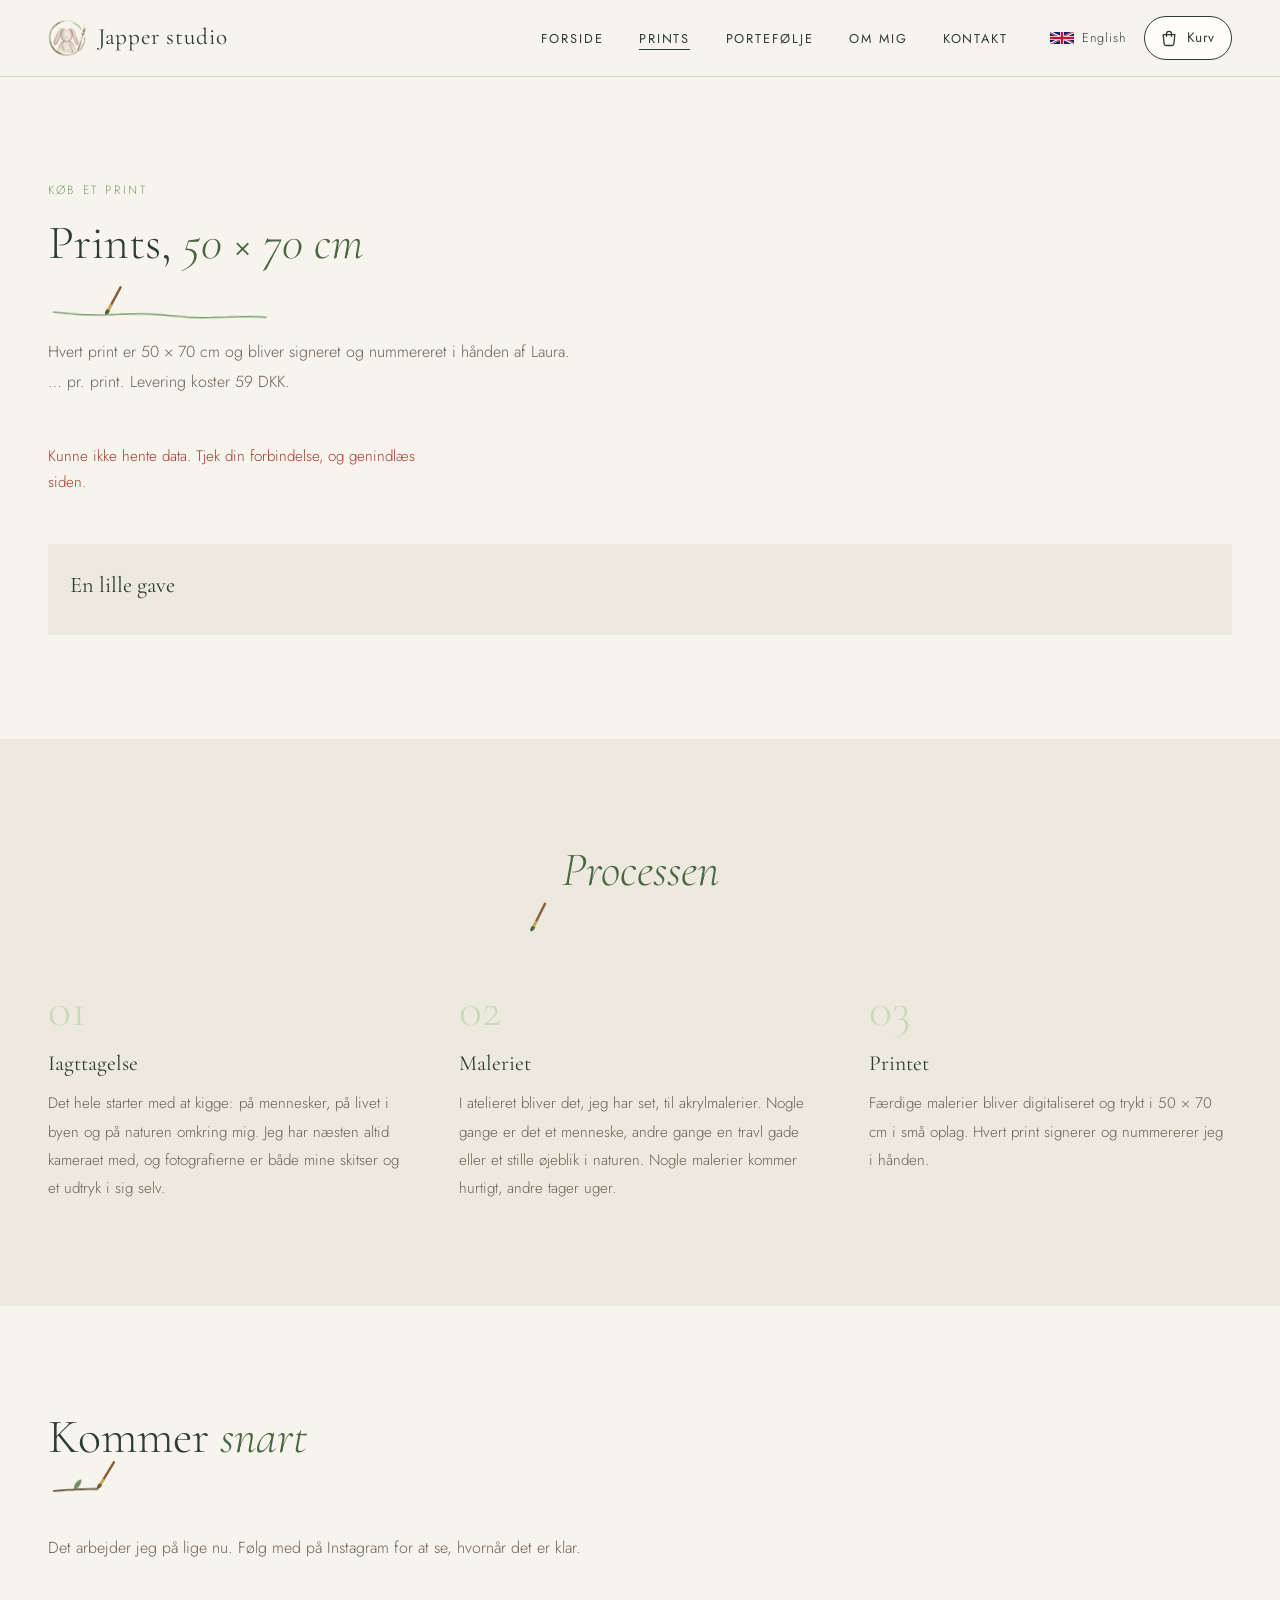
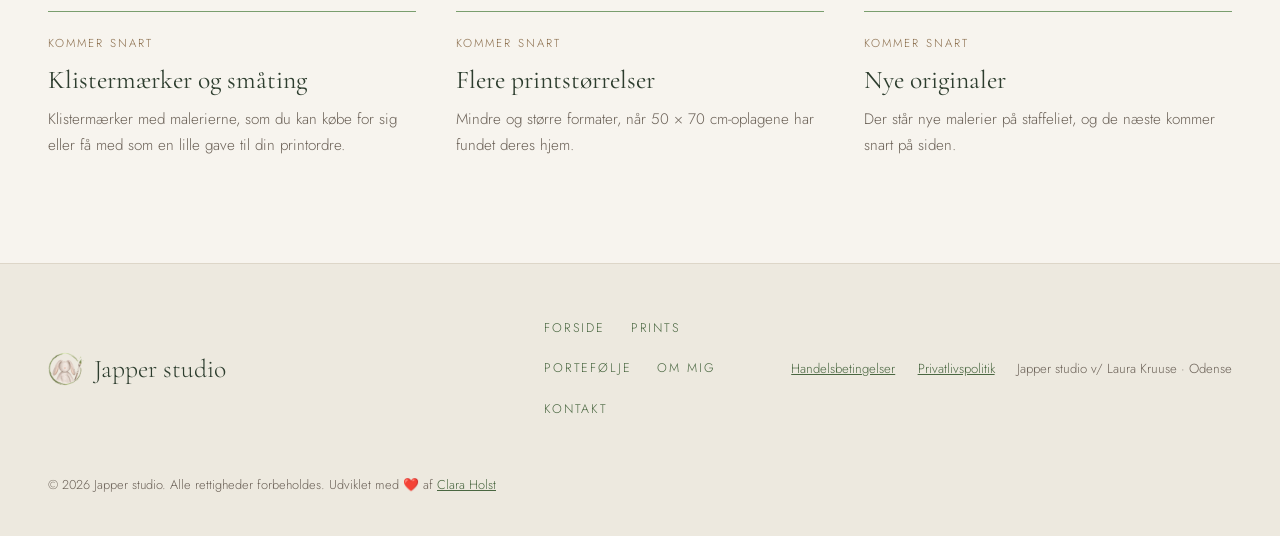
<file: prints.html>
<!DOCTYPE html>
<html lang="da">
<head>
  <meta charset="UTF-8">
  <meta name="viewport" content="width=device-width, initial-scale=1, viewport-fit=cover">
  <meta name="color-scheme" content="light only">
  <meta name="theme-color" content="#f7f4ee">
  <title>Prints | Japper studio</title>
  <meta name="description" content="Køb et signeret og nummereret print i 50 × 70 cm af Laura Kruuses malerier.">
  <!-- Preview when the link is shared. Images: images/og/ -->
  <meta property="og:type" content="website">
  <meta property="og:site_name" content="Japper studio">
  <meta property="og:locale" content="da_DK">
  <meta property="og:title" content="Prints af Laura Kruuse | Japper studio">
  <meta property="og:description" content="Signerede og nummererede prints i 50 × 70 cm af Laura Kruuses malerier. Sendes i hele Danmark.">
  <meta property="og:url" content="https://japperstudio.dk/prints.html">
  <meta property="og:image" content="https://japperstudio.dk/images/og/og-prints.jpg">
  <meta property="og:image:width" content="1200">
  <meta property="og:image:height" content="630">
  <meta property="og:image:alt" content="Tre af Laura Kruuses malerier: Will You Catch Me?, Vestige og Florere">
  <meta name="twitter:card" content="summary_large_image">
  <link rel="preconnect" href="https://fonts.googleapis.com">
  <link rel="preconnect" href="https://fonts.gstatic.com" crossorigin>
  <link href="https://fonts.googleapis.com/css2?family=Cormorant+Garamond:ital,wght@0,300;0,400;0,500;1,300;1,400&family=Jost:wght@300;400;500&display=swap" rel="stylesheet">
  <link rel="icon" type="image/png" sizes="32x32" href="images/general/favicon-32.png">
  <link rel="icon" type="image/png" sizes="192x192" href="images/general/favicon-192.png">
  <link rel="apple-touch-icon" href="images/general/apple-touch-icon.png">
  <link rel="stylesheet" href="css/style.css?v=20261126l">
</head>
<body data-title="meta.prints">

<header class="site-nav">
  <div class="nav-inner">
    <a href="index.html#top" class="nav-logo"><img src="images/general/favicon-192.png" width="40" height="40" alt="">Japper studio</a>
    <nav data-i18n-aria="nav.main" aria-label="Hovedmenu">
      <ul class="nav-links" id="navLinks">
        <li><a href="index.html#top" data-i18n="nav.home">Forside</a></li>
        <li data-auction><a href="auction.html" data-i18n="nav.auction">Auktion</a></li>
        <li><a href="prints.html" aria-current="page" data-i18n="nav.prints">Prints</a></li>
        <li><a href="museum.html" data-i18n="nav.museum">Portefølje</a></li>
        <li><a href="index.html#om-mig" data-i18n="nav.about">Om mig</a></li>
        <li><a href="index.html#kontakt" data-i18n="nav.contact">Kontakt</a></li>
      </ul>
    </nav>
    <button class="lang-btn" type="button" aria-label="Switch to English"><span class="lang-short">EN</span></button>
    <button class="basket-btn" type="button" aria-haspopup="dialog"><span class="label" data-i18n="nav.basket">Kurv</span><span class="count">0</span><span class="sr-only" data-i18n="nav.items">varer i kurven</span></button>
    <button class="nav-toggle" type="button" aria-controls="navLinks" aria-expanded="false" data-i18n-aria="nav.menu" aria-label="Menu"><span></span><span></span><span></span></button>
  </div>
</header>

<main class="page">
  <!-- Prints shop -->
  <section class="block" id="prints" aria-labelledby="prints-h">
    <div class="wrap">
      <div class="sec-head">
        <div>
          <p class="eyebrow" data-i18n="shop.eyebrow">Køb et print</p>
          <h1 class="h-section" id="prints-h" data-i18n-html="prints.h">Prints, <em>50 × 70 cm</em></h1>
        </div>
        <p class="lede" id="shop-lede"></p>
      </div>
      <!-- Daily limit: "sold out for today", or "only a few left today" (filled in by renderPrints) -->
      <div class="day-box" id="day-box" role="status" hidden></div>
      <div class="print-grid" id="print-grid"><p class="lede">…</p></div>
      <div class="note-box" id="gift-box">
        <h3 data-i18n="prints.giftH">En lille gave</h3>
        <p id="gift-note"></p>
      </div>
    </div>
  </section>

  <section class="block tint">
    <div class="wrap">
      <h2 class="h-section center" data-i18n-html="process.h"><em>Processen</em></h2>
      <ol class="steps">
        <li class="reveal"><h3 data-i18n="process.1h">Iagttagelse</h3><p data-i18n="process.1p"></p></li>
        <li class="reveal"><h3 data-i18n="process.2h">Maleriet</h3><p data-i18n="process.2p"></p></li>
        <li class="reveal"><h3 data-i18n="process.3h">Printet</h3><p data-i18n="process.3p"></p></li>
      </ol>
    </div>
  </section>

  <!-- "Kommer snart": information only, no e-mail sign-up (see FREMTIDIGE-IDEER.txt) -->
  <section class="block" id="soon">
    <div class="wrap">
      <div class="sec-head">
        <h2 class="h-section" data-i18n-html="soon.h">Kommer <em>snart</em></h2>
        <p class="lede" data-i18n="soon.p">Det arbejder jeg på lige nu. Følg med på Instagram for at se, hvornår det er klar.</p>
      </div>
      <div class="soon-grid" id="soon-grid"></div>
    </div>
  </section>
</main>

<dialog class="viewer" id="viewer">
  <button class="close-x" type="button" id="viewer-close" data-i18n-aria="close" aria-label="Luk">×</button>
  <div class="viewer-inner" id="viewer-inner"></div>
</dialog>

<footer class="site-footer">
  <div class="wrap">
    <div class="footer-logo"><img src="images/general/favicon-192.png" width="36" height="36" alt="">Japper studio</div>
    <ul class="footer-nav">
      <li><a href="index.html#top" data-i18n="nav.home">Forside</a></li>
      <li data-auction><a href="auction.html" data-i18n="nav.auction">Auktion</a></li>
      <li><a href="prints.html" data-i18n="nav.prints">Prints</a></li>
      <li><a href="museum.html" data-i18n="nav.museum">Portefølje</a></li>
      <li><a href="index.html#om-mig" data-i18n="nav.about">Om mig</a></li>
      <li><a href="index.html#kontakt" data-i18n="nav.contact">Kontakt</a></li>
    </ul>
    <p class="footer-legal"></p>
    <p class="footer-copy">© <span class="year">2026</span> Japper studio. <span data-i18n="footer.rights">Alle rettigheder forbeholdes.</span> <span class="footer-credit" data-i18n-html="footer.credit">Udviklet med ❤️ af <a href="https://azrae101.github.io/Portfolio/" target="_blank" rel="noopener">Clara Holst</a></span></p>
  </div>
</footer>

<script src="js/config.js?v=20261125"></script>
<script src="js/i18n.js?v=20261126c"></script>
<script src="js/site.js?v=20261124g"></script>
<script>
let shown = null;   // what the viewer is showing
const MAX_QTY = CONFIG.maxPerPerson || 10;

/* ---------- Prints shop ---------- */
let printsLoaded = false, printsFailed = false;
const lowestPrice = () => printsCache.length ? Math.min(...printsCache.map(p => p.price_signed)) : null;

function renderShopText() {
  const p = lowestPrice();
  $("#shop-lede").innerHTML = t("shop.p", { p: p ? kr(p) : "…", s: kr(CONFIG.shipping.ship) });
}

function renderPrints() {
  const grid = $("#print-grid");
  renderShopText();
  if (printsFailed) { grid.innerHTML = `<p class="msg err">${t("err.load")}</p>`; return; }
  if (!printsLoaded) return;
  // Daily limit for everyone together
  const out = soldOutToday(), left = leftToday(), day = $("#day-box");
  day.hidden = !(out || left <= 10);
  day.className = "day-box" + (out ? " out" : "");
  day.innerHTML = out ? `<h2>${t("shop.soldOutH")}</h2><p>${t("shop.soldOutP", { n: shopState.daily_limit })}</p>`
                      : left <= 10 ? `<p>${left === 1 ? t("shop.fewLeftOne") : t("shop.fewLeft", { n: left })}</p>` : "";
  // keep the quantities people already chose when re-drawing
  const keep = {};
  $$(".print-card", grid).forEach(c => { keep[c.dataset.id] = c.querySelector("output").textContent; });
  grid.innerHTML = printsCache.map(p => {
    const a = artById(p.artwork_id); if (!a || !forSale(a)) return "";
    return `<article class="print-card" id="print-${esc(p.artwork_id)}" data-id="${esc(p.artwork_id)}">
      <button class="frame frame-btn" type="button" data-art="${esc(a.id)}" aria-label="${esc(a.title)}">${printMockupHTML(a)}</button>
      <h3>${esc(a.title)}</h3>
      <p class="print-desc">${esc(L(a.description))}</p>
      <p class="variant single"><span>${t("prints.signed")}<small>50 × 70 cm</small></span><b>${kr(p.price_signed)}</b></p>
      <div class="buy-row">
        <div class="qty" role="group" aria-label="${t("prints.qty")}"><button type="button" data-q="-1" aria-label="${t("prints.fewer")}" ${out ? "disabled" : ""}>−</button><output>${keep[p.artwork_id] || 1}</output><button type="button" data-q="1" aria-label="${t("prints.more")}" ${out ? "disabled" : ""}>+</button></div>
        ${out ? `<button class="btn" type="button" disabled>${t("prints.soldOutBtn")}</button>`
              : `<button class="btn" type="button" data-add>${t("prints.add")}</button>`}
      </div>
    </article>`;
  }).join("");
  const note = L(CONFIG.giftNote);
  $("#gift-box").hidden = !note; $("#gift-note").textContent = note || "";
  // Links like prints.html#print-vestige (e.g. from the portfolio) jump to that print once the cards exist
  if (/^#print-/.test(location.hash) && !renderPrints.scrolled) { renderPrints.scrolled = true; document.querySelector(location.hash)?.scrollIntoView(); }
}

$("#print-grid").addEventListener("click", e => {
  const card = e.target.closest(".print-card"); if (!card) return;
  const art = e.target.closest("[data-art]");
  if (art) { if (!isPhone()) openViewer({ type: "art", id: art.dataset.art }); return; }
  const out = card.querySelector("output"), q = e.target.closest("[data-q]");
  if (q) { out.textContent = Math.min(MAX_QTY, Math.max(1, +out.textContent + +q.dataset.q)); return; }
  if (e.target.closest("[data-add]") && addToBasket(card.dataset.id, true, +out.textContent)) out.textContent = 1;
});

async function loadShop() {
  try { await loadPrints(); printsLoaded = true; printsFailed = false; } catch { printsFailed = true; }
  renderPrints();
}

/* ---------- Coming soon ---------- */
function renderSoon() {
  $("#soon-grid").innerHTML = COMING_SOON.map(s => `
    <div class="soon-item">
      <span class="soon-tag">${t("soon.tag")}</span>
      <h3>${esc(L(s.title))}</h3>
      <p>${esc(L((!AUCTION && s.textNoAuction) || s.text))}</p>
    </div>`).join("");
}

/* ---------- Viewer: a print's painting, larger ---------- */
const viewer = $("#viewer");
// On phones the pictures are already shown as large as the screen allows, so they don't open larger
const isPhone = () => matchMedia("(max-width: 699px)").matches;
function renderViewer() {
  if (!shown) return;
  const a = artById(shown.id), p = printFor(a.id);
  $("#viewer-inner").innerHTML = `${artHTML(a)}
    <div class="info">
      <h2>${esc(a.title)}</h2>
      <p>${esc(L(a.description))}</p>
      <p class="fineprint">${esc(L(a.medium))}<br>${esc(sizeYear(a))}</p>
      <p class="fineprint">${t("viewer.printLine", { p: p ? kr(p.price_signed) : "" })}</p>
      <div class="actions">
        ${p ? `<button class="btn" type="button" data-viewer-add="${esc(a.id)}">${t("prints.add")}</button>` : ""}
        ${AUCTION ? `<a class="btn line" href="auction.html?id=${esc(a.id)}">${t("viewer.bid")}</a>` : ""}
      </div>
    </div>`;
}
function openViewer(item) { shown = item; renderViewer(); viewer.showModal(); document.body.classList.add("menu-locked"); }
$("#viewer-close").addEventListener("click", () => viewer.close());
viewer.addEventListener("click", e => {
  if (e.target === viewer) { viewer.close(); return; }
  const add = e.target.closest("[data-viewer-add]");
  if (add && addToBasket(add.dataset.viewerAdd, true, 1)) viewer.close();
});
viewer.addEventListener("close", () => { shown = null; document.body.classList.remove("menu-locked"); });

document.addEventListener("lang:change", () => { renderPrints(); renderSoon(); renderViewer(); });
document.addEventListener("prints:change", renderPrints);
renderSoon();
loadShop();
document.addEventListener("visibilitychange", () => { if (!document.hidden) loadShop(); });
</script>
</body>
</html>
</file>
<file: css/style.css>
/* Laura Kruuse: shared styles for every page.
   Light theme only. Mobile first: base rules are for phones,
   larger screens are added with min-width media queries. */

*, *::before, *::after { box-sizing: border-box; margin: 0; padding: 0; }

:root {
  --ivory: #f7f4ee;
  --ivory-deep: #ede9df;
  --white: #fffdf9;
  --green-dark: #2d3d2e;
  --green-mid: #4a6741;
  --green-light: #7a9e6e;
  --green-pale: #c8d9b8;
  --warm-brown: #8a6d4b;
  --rose: #a4525f;
  --text: #2a2520;
  --text-muted: #6b6157;
  --line: #ddd6c8;
  --ok: #3d6b35;
  --err: #a33a2c;
  --serif: "Cormorant Garamond", Georgia, "Times New Roman", serif;
  --sans: "Jost", "Helvetica Neue", Arial, sans-serif;
  --nav-h: 64px;
  --gutter: 1.25rem;
  color-scheme: light only;
}

html {
  scroll-behavior: smooth;
  scroll-padding-top: calc(var(--nav-h) + 1rem + env(safe-area-inset-top, 0px));
  -webkit-text-size-adjust: 100%;
}
body {
  background: var(--ivory);
  color: var(--text);
  font-family: var(--sans);
  font-weight: 300;
  font-size: 1rem;
  line-height: 1.7;
  overflow-x: hidden;
  padding-bottom: env(safe-area-inset-bottom, 0px);
  -webkit-font-smoothing: antialiased;
}
img { max-width: 100%; display: block; }
a { color: inherit; }
button, input, select, textarea { font: inherit; color: inherit; }
:focus-visible { outline: 2px solid var(--green-mid); outline-offset: 3px; }
@media (prefers-reduced-motion: reduce) {
  *, *::before, *::after { animation: none !important; transition: none !important; }
  html { scroll-behavior: auto; }
  .reveal { opacity: 1 !important; transform: none !important; }
}
.wrap { width: min(1200px, 100% - 2 * var(--gutter)); margin-inline: auto; }
.sr-only { position: absolute; width: 1px; height: 1px; overflow: hidden; clip: rect(0 0 0 0); white-space: nowrap; }
em { font-style: italic; }

/* ---------- Navigation ---------- */
.site-nav {
  position: fixed; top: 0; left: 0; right: 0; z-index: 100;
  padding-top: env(safe-area-inset-top, 0px);
  background: rgba(247, 244, 238, 0.95);
  backdrop-filter: blur(12px); -webkit-backdrop-filter: blur(12px);
  border-bottom: 1px solid var(--green-pale);
  transition: background 0.4s, border-color 0.4s;
}
.site-nav.on-hero:not(.scrolled):not(.menu-open) { background: transparent; border-color: transparent; backdrop-filter: none; -webkit-backdrop-filter: none; }
.site-nav.on-hero:not(.scrolled):not(.menu-open) .nav-logo,
.site-nav.on-hero:not(.scrolled):not(.menu-open) .nav-links a { color: var(--ivory); }
.site-nav.on-hero:not(.scrolled):not(.menu-open) .nav-toggle span { background: var(--ivory); }
.nav-inner { height: var(--nav-h); display: flex; align-items: center; gap: 0.75rem; width: min(1300px, 100% - 2 * var(--gutter)); margin-inline: auto; }
.nav-logo { font-family: var(--serif); font-size: 1.45rem; font-weight: 400; letter-spacing: 0.04em; color: var(--green-dark); text-decoration: none; margin-right: auto; white-space: nowrap; }
.nav-links { list-style: none; }
.nav-links a { font-size: 0.8rem; font-weight: 400; letter-spacing: 0.15em; text-transform: uppercase; color: var(--green-dark); text-decoration: none; position: relative; padding-bottom: 2px; }
.nav-links a::after { content: ""; position: absolute; bottom: 0; left: 0; width: 0; height: 1px; background: currentColor; transition: width 0.3s; }
.nav-links a:hover::after, .nav-links a[aria-current="page"]::after { width: 100%; }

.basket-btn {
  display: inline-flex; align-items: center; gap: 0.5rem; min-height: 44px; min-width: 44px;
  background: var(--white); color: var(--green-dark); border: 1px solid var(--green-dark); border-radius: 999px;
  padding: 0 1rem 0 0.85rem; cursor: pointer; font-size: 0.85rem; font-weight: 400; letter-spacing: 0.04em;
  transition: background 0.25s, color 0.25s;
}
.basket-btn:hover { background: var(--ivory-deep); }
.basket-btn .bag { width: 20px; height: 20px; flex: none; }
.basket-btn.has-items { background: var(--green-dark); color: var(--ivory); }
.basket-btn .count { display: grid; place-items: center; min-width: 1.4rem; height: 1.4rem; padding: 0 0.35rem; border-radius: 999px;
  background: var(--green-pale); color: var(--green-dark); font-size: 0.75rem; font-weight: 500; line-height: 1; }
.basket-btn.bump { animation: bump 0.45s ease; }
@keyframes bump { 35% { transform: scale(1.12); } }
@media (max-width: 479px) {
  .basket-btn { padding: 0 0.7rem; }
}
.nav-toggle { display: flex; flex-direction: column; justify-content: center; gap: 5px; width: 44px; height: 44px; align-items: center; cursor: pointer; background: none; border: none; }
.nav-toggle span { width: 24px; height: 1.5px; background: var(--green-dark); transition: transform 0.3s, opacity 0.3s; }
.menu-open .nav-toggle span:nth-child(1) { transform: translateY(6.5px) rotate(45deg); }
.menu-open .nav-toggle span:nth-child(2) { opacity: 0; }
.menu-open .nav-toggle span:nth-child(3) { transform: translateY(-6.5px) rotate(-45deg); }

/* phone menu */
@media (max-width: 899px) {
  .nav-links {
    position: fixed; left: 0; right: 0; top: calc(var(--nav-h) + env(safe-area-inset-top, 0px));
    height: calc(100dvh - var(--nav-h) - env(safe-area-inset-top, 0px));
    background: var(--ivory); display: flex; flex-direction: column; gap: 0.25rem;
    padding: 1.5rem var(--gutter) calc(2rem + env(safe-area-inset-bottom, 0px));
    transform: translateX(100%); visibility: hidden; transition: transform 0.35s, visibility 0.35s;
    overflow-y: auto;
  }
  .menu-open .nav-links { transform: none; visibility: visible; }
  .nav-links a { display: block; font-family: var(--serif); text-transform: none; letter-spacing: 0.01em; font-size: 2rem; font-weight: 300; padding: 0.55rem 0; border-bottom: 1px solid var(--line); }
  .nav-links a::after { display: none; }
  .nav-links a[aria-current="page"] { color: var(--green-mid); font-style: italic; }
  .basket-btn .label { display: none; }
}
@media (min-width: 900px) {
  :root { --nav-h: 76px; --gutter: 3rem; }
  .nav-toggle { display: none; }
  .nav-links { display: flex; gap: 2.2rem; margin-right: 1.5rem; }
}
body.menu-locked { overflow: hidden; }

/* ---------- Shared type ---------- */
.eyebrow { font-size: 0.75rem; letter-spacing: 0.22em; text-transform: uppercase; color: var(--green-light); margin-bottom: 1rem; }
.h-display { font-family: var(--serif); font-weight: 300; line-height: 1.08; color: var(--green-dark); font-size: clamp(2.5rem, 9vw, 4.6rem); }
.h-section { font-family: var(--serif); font-weight: 300; line-height: 1.15; color: var(--green-dark); font-size: clamp(2rem, 6vw, 3rem); }
.h-section em, .h-display em { color: var(--green-mid); }
.lede { color: var(--text-muted); max-width: 56ch; font-size: 1rem; line-height: 1.85; }
.fineprint { font-size: 0.85rem; color: var(--text-muted); line-height: 1.7; max-width: 62ch; }

.page { padding-top: calc(var(--nav-h) + env(safe-area-inset-top, 0px)); }
.page-head { padding: 3rem 0 2.5rem; }
.page-head .lede { margin-top: 1rem; }
@media (min-width: 900px) { .page-head { padding: 5rem 0 3.5rem; } }

section.block { padding: 4rem 0; }
@media (min-width: 900px) { section.block { padding: 6.5rem 0; } }
.block.tint { background: var(--ivory-deep); }
.sec-head { display: grid; gap: 1rem; margin-bottom: 2.25rem; }
/* The description sits directly below the title on every screen size */
.sec-head .lede { max-width: 62ch; }
@media (min-width: 900px) { .sec-head { gap: 1.1rem; margin-bottom: 3rem; } }

/* ---------- Buttons ---------- */
.btn {
  display: inline-flex; align-items: center; justify-content: center; gap: 0.5rem;
  min-height: 48px; padding: 0.75rem 1.6rem; border: 1px solid var(--green-dark);
  background: var(--green-dark); color: var(--ivory); text-decoration: none; cursor: pointer;
  font-size: 0.85rem; font-weight: 400; letter-spacing: 0.12em; text-transform: uppercase;
  transition: background 0.25s, color 0.25s;
}
.btn:hover { background: var(--green-mid); border-color: var(--green-mid); }
.btn.line { background: transparent; color: var(--green-dark); }
.btn.line:hover { background: var(--green-dark); color: var(--ivory); }
.btn.light { background: var(--ivory); color: var(--green-dark); border-color: var(--ivory); }
.btn.light:hover { background: var(--green-pale); border-color: var(--green-pale); }
.btn[disabled] { opacity: 0.45; cursor: not-allowed; }
.btn.block { width: 100%; }
.text-link { color: var(--green-mid); text-decoration: none; border-bottom: 1px solid var(--green-pale); padding-bottom: 2px; font-size: 0.9rem; letter-spacing: 0.04em; }
.text-link:hover { border-color: var(--green-mid); }

/* ---------- Artwork frames and placeholders ---------- */
.art { position: relative; background: var(--green-pale); overflow: hidden; aspect-ratio: 3 / 4; }
.art img { width: 100%; height: 100%; object-fit: cover; }
.art .ph { position: absolute; inset: 0; display: none; place-items: center; text-align: center; padding: 1rem;
  font-family: var(--serif); font-style: italic; font-size: clamp(1.2rem, 4vw, 1.8rem); color: var(--green-dark);
  background: linear-gradient(150deg, #dfe8d3 0%, #a9c196 55%, #7a9e6e 100%); }
.art.noimg img { display: none; }
.art.noimg .ph { display: grid; }


/* ---------- Forms ---------- */
.field { display: grid; gap: 0.35rem; }
.field > span { font-size: 0.8rem; letter-spacing: 0.08em; text-transform: uppercase; color: var(--text-muted); }
.field input, .field textarea, .field select {
  width: 100%; min-height: 48px; padding: 0.7rem 0.85rem;
  font-size: 16px; /* 16px stops iPhone from zooming in on focus */
  background: var(--white); border: 1px solid var(--line); border-radius: 0; color: var(--text);
  -webkit-appearance: none; appearance: none;
}
.field textarea { min-height: 110px; resize: vertical; }
.field input:focus, .field textarea:focus, .field select:focus { outline: none; border-color: var(--green-mid); box-shadow: 0 0 0 3px rgba(74, 103, 65, 0.15); }
.row-2 { display: grid; gap: 1rem; }
@media (min-width: 560px) { .row-2 { grid-template-columns: 1fr 1fr; } }
.check { display: flex; gap: 0.7rem; align-items: flex-start; font-size: 0.9rem; color: var(--text-muted); line-height: 1.6; cursor: pointer; }
.check input { width: 20px; height: 20px; margin-top: 0.15rem; flex: none; accent-color: var(--green-mid); }
.msg { font-size: 0.95rem; min-height: 1.5em; }
/* "Did you mean …@gmail.com?" under the e-mail field (checkout) */
.email-hint { display: flex; flex-wrap: wrap; align-items: center; gap: 0.5rem 0.9rem; padding: 0.8rem 1rem; background: #fbf3e2; border: 1px solid #e6cf9a; font-size: 0.92rem; margin-top: -0.4rem; }
.email-hint:empty { display: none; }
.email-hint b { font-weight: 500; overflow-wrap: anywhere; }
.email-hint .btn { min-height: 40px; padding: 0 1rem; }

/* Town filled in from the postcode (checkout) */
.field input.auto, .field input[readonly] { background: var(--ivory); color: var(--green-dark); cursor: default; }
.zip-hint { min-height: 0; font-size: 0.88rem; }
.zip-hint:empty { display: none; }
.trust { list-style: none; display: grid; gap: 0.55rem; padding: 0.95rem 1rem; background: var(--ivory); border: 1px solid var(--line); }
.trust li { display: flex; align-items: flex-start; gap: 0.65rem; font-size: 0.88rem; line-height: 1.5; color: var(--text); }
.trust svg { width: 20px; height: 20px; flex: none; color: var(--green-mid); margin-top: 0.05rem; }
.captcha { min-height: 65px; font-size: 0.9rem; color: var(--err); }   /* room for the Turnstile box, so the form does not jump */
.msg.err { color: var(--err); }
.msg.ok { color: var(--ok); }
.inline-form { display: flex; flex-wrap: wrap; gap: 0.6rem; }
.inline-form input { flex: 1 1 200px; min-height: 48px; padding: 0.7rem 0.85rem; font-size: 16px; border: 1px solid var(--line); background: var(--white); border-radius: 0; }
.inline-form .btn { flex: 0 0 auto; }
@media (max-width: 419px) { .inline-form .btn { flex: 1 1 100%; } }

/* ---------- Countdown ---------- */
.clock { display: flex; gap: clamp(0.6rem, 3vw, 1.2rem); }
.clock div { text-align: center; min-width: 2.4ch; }
.clock b { display: block; font-family: var(--serif); font-weight: 400; font-size: clamp(2rem, 9vw, 2.8rem); line-height: 1; color: var(--green-dark); font-variant-numeric: lining-nums tabular-nums; }
.clock small { font-size: 0.7rem; letter-spacing: 0.12em; text-transform: uppercase; color: var(--text-muted); }

.status { display: inline-flex; align-items: center; gap: 0.5rem; font-size: 0.8rem; letter-spacing: 0.15em; text-transform: uppercase; color: var(--rose); }
.status::before { content: ""; width: 0.5rem; height: 0.5rem; border-radius: 50%; background: currentColor; }
.status.live::before { animation: pulse 1.8s ease-in-out infinite; }
.status.soon { color: var(--warm-brown); }
.status.ended { color: var(--text-muted); }
@keyframes pulse { 50% { opacity: 0.25; } }

/* ---------- Home hero ---------- */
.hero { position: relative; min-height: 100svh; display: flex; align-items: flex-end; overflow: hidden; }
.hero-bg { position: absolute; inset: 0; background: linear-gradient(160deg, #dcbcab 0%, #c6998a 45%, #9c6b5f 100%); }
.hero-bg::after { content: ""; position: absolute; inset: 0; opacity: 0.4;
  background-image: url("data:image/svg+xml,%3Csvg viewBox='0 0 400 400' xmlns='http://www.w3.org/2000/svg'%3E%3Cfilter id='n'%3E%3CfeTurbulence type='fractalNoise' baseFrequency='0.65' numOctaves='3' stitchTiles='stitch'/%3E%3C/filter%3E%3Crect width='100%25' height='100%25' filter='url(%23n)' opacity='0.08'/%3E%3C/svg%3E"); }
.hero::before { content: ""; position: absolute; inset: 0; z-index: 1; pointer-events: none; background: linear-gradient(90deg, rgba(90,45,35,0.30), rgba(90,45,35,0.04)); }
.hero-content { position: relative; z-index: 2; padding-bottom: calc(3.5rem + env(safe-area-inset-bottom, 0px)); padding-top: calc(var(--nav-h) + 2rem); }
.hero .eyebrow { color: #fbeee6; animation: fadeUp 0.8s 0.2s both; }
.hero-title { font-family: var(--serif); font-weight: 300; line-height: 1.02; color: var(--ivory); font-size: clamp(3.4rem, 15vw, 6.5rem); animation: fadeUp 0.8s 0.35s both; }
.hero-title em { color: #fbeee6; }
.hero-sub { margin-top: 1.2rem; color: rgba(247, 244, 238, 0.92); max-width: 34ch; line-height: 1.8; letter-spacing: 0.03em; animation: fadeUp 0.8s 0.5s both; }
.hero-actions { display: flex; flex-wrap: wrap; gap: 0.75rem; margin-top: 2rem; animation: fadeUp 0.8s 0.65s both; }
.hero-actions .btn.line { color: var(--ivory); border-color: rgba(247,244,238,0.7); }
.hero-actions .btn.line:hover { background: var(--ivory); color: var(--green-dark); }
@media (max-width: 479px) { .hero-actions .btn { flex: 1 1 100%; } }
@keyframes fadeUp { from { opacity: 0; transform: translateY(20px); } to { opacity: 1; transform: none; } }

/* ---------- About strip (home) ---------- */
.split { display: grid; gap: 2.5rem; align-items: center; }
@media (min-width: 900px) { .split { grid-template-columns: 1fr 1fr; gap: 5rem; } }
.split p { color: var(--text-muted); line-height: 1.9; margin-bottom: 1rem; max-width: 56ch; }
.about-frame { position: relative; }
.about-frame .art { aspect-ratio: 4 / 5; }
.about-frame .art img { object-position: 50% 30%; }
.about-frame::after { content: ""; position: absolute; width: 45%; height: 45%; right: -0.75rem; bottom: -0.75rem; border: 1px solid var(--green-light); z-index: -1; }
.social-row { display: flex; flex-wrap: wrap; gap: 0.6rem; margin-top: 1.5rem; }
.social-pill { display: inline-flex; align-items: center; gap: 0.6rem; min-height: 44px; padding: 0.5rem 1.1rem; border: 1px solid var(--green-pale); color: var(--green-dark); text-decoration: none; font-size: 0.88rem; letter-spacing: 0.04em; transition: background 0.25s, color 0.25s; }
.social-pill:hover { background: var(--green-dark); color: var(--ivory); border-color: var(--green-dark); }
.social-pill svg { width: 18px; height: 18px; flex: none; }

/* ---------- Auction teaser (home) ---------- */
.teaser { display: grid; gap: 2rem; background: var(--white); border: 1px solid var(--line); padding: 1.25rem; }
@media (min-width: 760px) { .teaser { grid-template-columns: minmax(0, 0.9fr) minmax(0, 1.1fr); gap: 3rem; padding: 2rem; align-items: center; } }
.teaser h3 { font-family: var(--serif); font-weight: 400; font-size: clamp(2.2rem, 8vw, 3.4rem); letter-spacing: 0.04em; color: var(--green-dark); line-height: 1.05; margin: 0.6rem 0 1rem; }
.teaser .now { display: flex; flex-wrap: wrap; gap: 1.5rem 2.5rem; align-items: flex-end; padding: 1.2rem 0; border-block: 1px solid var(--line); margin-bottom: 1.5rem; }
.amount-label { font-size: 0.75rem; letter-spacing: 0.15em; text-transform: uppercase; color: var(--text-muted); }
.amount { font-family: var(--serif); font-size: clamp(2rem, 8vw, 2.6rem); line-height: 1.1; color: var(--green-dark); }

/* ---------- Painting and sketch grids ---------- */
.paint-grid { display: grid; gap: 2.5rem; }
@media (min-width: 700px) { .paint-grid { grid-template-columns: 1fr 1fr; gap: 3rem; } }
@media (min-width: 1100px) { .paint-grid { grid-template-columns: repeat(3, 1fr); gap: 2.5rem; align-items: start; } }
.paint-card { background: none; border: 0; text-align: left; cursor: pointer; display: grid; gap: 1rem; padding: 0; }
.paint-card .art { transition: transform 0.4s; box-shadow: 0 18px 40px -24px rgba(45, 61, 46, 0.45); }
.paint-card:hover .art { transform: translateY(-4px); }
.paint-card h3 { font-family: var(--serif); font-weight: 400; font-size: 1.8rem; letter-spacing: 0.05em; color: var(--green-dark); line-height: 1.1; }
.paint-card p { font-size: 0.9rem; color: var(--text-muted); }

/* "Fra atelieret": every sketch sits on the same white paper mat, so the cards are all one size
   whatever the shape of the picture (nothing is cropped, nothing ends up huge or tiny).
   Two columns on phones and tablets, four on desktop. */
.sketch-grid { display: grid; grid-template-columns: repeat(2, minmax(0, 1fr)); gap: 2rem 1rem; }
@media (min-width: 1000px) { .sketch-grid { grid-template-columns: repeat(4, minmax(0, 1fr)); gap: 2.5rem 1.75rem; } }
.sketch-card { min-width: 0; background: none; border: 0; padding: 0; text-align: left; cursor: zoom-in; display: flex; flex-direction: column; color: inherit; font: inherit; }
.sketch-mat {
  aspect-ratio: 4 / 5; display: grid; place-items: center; padding: 9%; contain: size; /* the picture can never stretch the mat */
  background: var(--white); border: 1px solid var(--line);
  box-shadow: 0 1px 0 rgba(255, 255, 255, 0.8) inset, 0 18px 36px -26px rgba(45, 61, 46, 0.5);
  transition: transform 0.4s, box-shadow 0.4s;
}
.sketch-mat img { max-width: 100%; max-height: 100%; min-width: 0; min-height: 0; width: auto; height: auto; object-fit: contain; box-shadow: 0 6px 16px -8px rgba(42, 37, 32, 0.45); }
.sketch-card:hover .sketch-mat, .sketch-card:focus-visible .sketch-mat { transform: translateY(-5px); box-shadow: 0 1px 0 rgba(255, 255, 255, 0.8) inset, 0 26px 44px -24px rgba(45, 61, 46, 0.55); }
.sketch-card:focus-visible { outline: none; }
.sketch-card:focus-visible .sketch-mat { outline: 2px solid var(--green-mid); outline-offset: 4px; }
.sketch-info { display: grid; gap: 0.25rem; margin-top: 1rem; }
.sketch-no { font-size: 0.72rem; letter-spacing: 0.22em; color: var(--green-light); }
.sketch-card .sketch-title { font-family: var(--serif); font-weight: 400; font-size: 1.25rem; color: var(--green-dark); line-height: 1.2; }
.sketch-card .sketch-medium { font-size: 0.72rem; letter-spacing: 0.14em; text-transform: uppercase; color: var(--warm-brown); }
.sketch-card .sketch-desc { font-size: 0.88rem; line-height: 1.65; color: var(--text-muted); margin-top: 0.35rem; }
@media (max-width: 599px) { .sketch-card .sketch-title { font-size: 1.1rem; } .sketch-card .sketch-desc { font-size: 0.82rem; } }
.sketch-more { margin-top: 2.75rem; display: flex; flex-wrap: wrap; align-items: center; gap: 0.75rem 1.5rem; padding-top: 1.75rem; border-top: 1px solid var(--line); }
.sketch-more p { color: var(--text-muted); font-size: 0.92rem; }

/* ---------- Coming soon ---------- */
.soon-grid { display: grid; gap: 2.5rem; }
@media (min-width: 800px) { .soon-grid { grid-template-columns: repeat(3, 1fr); gap: 2.5rem; } }
.soon-item { border-top: 1px solid var(--green-light); padding-top: 1.4rem; display: grid; gap: 0.75rem; align-content: start; }
.soon-item h3 { font-family: var(--serif); font-weight: 400; font-size: 1.6rem; color: var(--green-dark); line-height: 1.15; }
.soon-item p { color: var(--text-muted); font-size: 0.95rem; }
.soon-tag { font-size: 0.72rem; letter-spacing: 0.18em; text-transform: uppercase; color: var(--warm-brown); }

/* ---------- Auction page ---------- */
.auction-grid { display: grid; gap: 2rem; padding-bottom: 4rem; }
@media (min-width: 900px) { .auction-grid { grid-template-columns: minmax(0, 1fr) minmax(0, 1fr); gap: 4.5rem; align-items: start; padding-bottom: 6rem; } }
.auction-art { margin: 0 calc(-1 * var(--gutter)); }
.auction-art figcaption { padding: 0.75rem var(--gutter) 0; font-family: var(--serif); font-style: italic; color: var(--text-muted); font-size: 1rem; }
@media (min-width: 900px) { .auction-art { margin: 0; position: sticky; top: calc(var(--nav-h) + 2rem); } .auction-art figcaption { padding-inline: 0; } }
.art-title { font-family: var(--serif); font-weight: 400; font-size: clamp(2.8rem, 12vw, 4.8rem); letter-spacing: 0.04em; line-height: 1; color: var(--green-dark); margin: 0.7rem 0 1rem; }
.art-meta { color: var(--text-muted); font-size: 0.95rem; }
.art-desc { margin-top: 1rem; line-height: 1.85; max-width: 58ch; }
.bid-now { display: grid; gap: 1.5rem; padding: 1.4rem 0; margin: 2rem 0 1.5rem; border-block: 1px solid var(--line); }
@media (min-width: 520px) { .bid-now { grid-template-columns: 1fr auto; align-items: end; } }
.bid-count { font-size: 0.9rem; color: var(--text-muted); }
.clock-label { font-size: 0.75rem; letter-spacing: 0.15em; text-transform: uppercase; color: var(--text-muted); margin-bottom: 0.4rem; }

.you { padding: 0.85rem 1rem; border-left: 3px solid var(--ok); background: var(--white); margin-bottom: 1.4rem; font-size: 0.95rem; }
.you.outbid { border-color: var(--rose); }

.bid-form { display: grid; gap: 1rem; }
.amount-field { position: relative; }
.amount-field input { font-family: var(--serif) !important; font-size: 1.5rem !important; padding-right: 3.6rem !important; }
.amount-field .unit { position: absolute; right: 0.9rem; bottom: 0.85rem; font-size: 0.85rem; color: var(--text-muted); }
.quick { display: flex; gap: 0.5rem; flex-wrap: wrap; }
.chip { min-height: 40px; padding: 0 1rem; border: 1px solid var(--line); background: var(--white); cursor: pointer; font-size: 0.9rem; }
.chip:hover { border-color: var(--green-mid); }

.history { margin-top: 2.5rem; }
.history h2 { font-family: var(--serif); font-weight: 400; font-size: 1.5rem; color: var(--green-dark); margin-bottom: 0.5rem; }
.history ol { list-style: none; }
.history li { display: flex; justify-content: space-between; gap: 1rem; padding: 0.7rem 0; border-bottom: 1px solid var(--line); font-size: 0.95rem; }
.history li:first-child .amt { color: var(--green-mid); font-weight: 500; }
.history .when { display: block; font-size: 0.8rem; color: var(--text-muted); }
.history .empty { color: var(--text-muted); }

.switcher { display: grid; gap: 0.6rem; margin-top: 2.5rem; }
.auction-switcher { margin-top: 1.5rem; }
@media (min-width: 520px) { .switcher { grid-template-columns: 1fr 1fr; } }
.switcher button { display: grid; text-align: left; gap: 0.15rem; border: 1px solid var(--line); background: var(--white); padding: 0.8rem 1rem; cursor: pointer; min-height: 56px; }
.switcher button[aria-pressed="true"] { border-color: var(--green-dark); box-shadow: inset 0 0 0 1px var(--green-dark); }
.switcher b { font-family: var(--serif); font-weight: 500; font-size: 1.2rem; color: var(--green-dark); }
.switcher span { font-size: 0.82rem; color: var(--text-muted); }

.how { display: grid; gap: 1.8rem; counter-reset: step; }
@media (min-width: 800px) { .how { grid-template-columns: repeat(4, 1fr); gap: 2rem; } }
.how li { list-style: none; counter-increment: step; }
.how li::before { content: counter(step); display: block; font-family: var(--serif); font-size: 2.4rem; color: var(--green-light); line-height: 1; margin-bottom: 0.5rem; }
.how h3 { font-family: var(--serif); font-weight: 400; font-size: 1.3rem; color: var(--green-dark); margin-bottom: 0.4rem; }
.how p { font-size: 0.92rem; color: var(--text-muted); }

/* ---------- Prints page ---------- */
.print-grid { display: grid; gap: 3.5rem; }
@media (min-width: 760px) { .print-grid { grid-template-columns: 1fr 1fr; gap: 3rem; } }
@media (min-width: 1100px) { .print-grid { grid-template-columns: repeat(3, 1fr); gap: 2.5rem; } }
.print-card .frame { background: linear-gradient(180deg, #efebe2 0%, #e6e0d3 100%); padding: clamp(0.9rem, 3.5vw, 1.4rem) clamp(1rem, 4.5vw, 1.6rem) clamp(1.1rem, 4vw, 1.7rem); margin-bottom: 1.4rem; }

/* Framed print mockup. The paper sits in the frame's opening, measured from frame.png */
.mock { position: relative; aspect-ratio: 574 / 788; max-width: 460px; margin-inline: auto; }
.mock-frame { position: absolute; inset: 0; width: 100%; height: 100%; pointer-events: none; filter: drop-shadow(0 14px 18px rgba(42, 37, 32, 0.28)); }
.mock-paper { position: absolute; left: 7.6%; right: 7.6%; top: 5.3%; bottom: 5.4%; background: #fbfaf6;
  padding: 9% 8%; display: grid; place-items: center; box-shadow: inset 0 0 12px rgba(42, 37, 32, 0.12); }
.mock-paper img { width: 100%; height: 100%; object-fit: contain; }
.mock-paper .ph { display: none; font-family: var(--serif); font-style: italic; color: var(--green-dark); font-size: 1.3rem; }
.mock-paper.noimg img { display: none; }
.mock-paper.noimg .ph { display: block; }
.print-card h2 { font-family: var(--serif); font-weight: 400; font-size: 2rem; letter-spacing: 0.05em; color: var(--green-dark); line-height: 1.1; }
.print-card .stock { font-size: 0.9rem; color: var(--text-muted); margin: 0.3rem 0 1.1rem; }
.print-card .stock.low { color: var(--rose); }
.variant { display: grid; grid-template-columns: 1fr 1fr; border: 1px solid var(--line); margin-bottom: 0.9rem; background: var(--white); }
.variant label { display: grid; gap: 0.15rem; padding: 0.8rem 0.9rem; cursor: pointer; position: relative; font-size: 0.85rem; min-height: 64px; align-content: center; }
.variant label + label { border-left: 1px solid var(--line); }
.variant input { position: absolute; opacity: 0; pointer-events: none; }
.variant b { font-family: var(--serif); font-weight: 500; font-size: 1.3rem; }
.variant label:has(input:checked) { background: var(--green-dark); color: var(--ivory); }
.variant label:has(input:focus-visible) { outline: 2px solid var(--green-mid); outline-offset: -4px; }
.buy-row { display: flex; gap: 0.6rem; }
.qty { display: flex; border: 1px solid var(--line); background: var(--white); }
.qty button { width: 44px; min-height: 48px; background: none; border: 0; cursor: pointer; font-size: 1.2rem; }
.qty output { min-width: 2ch; display: grid; place-items: center; font-weight: 500; }
.buy-row .btn { flex: 1; }
.note-box { margin-top: 3rem; padding: 1.4rem; background: var(--ivory-deep); display: grid; gap: 0.5rem; }
/* Daily limit on prints.html: a small line when few are left, a clear box when sold out for today */
.day-box { margin: -1rem 0 2.2rem; padding: 0.8rem 1.1rem; border-left: 3px solid var(--warm-brown, #a0784e); background: var(--white); font-size: 0.95rem; color: var(--text); }
.day-box.out { padding: 1.3rem 1.4rem; border-left-color: var(--rose); display: grid; gap: 0.4rem; }
.day-box h2 { font-family: var(--serif); font-weight: 400; font-size: 1.6rem; color: var(--green-dark); }
.day-box.out p { color: var(--text-muted); max-width: 62ch; }
.qty button[disabled] { opacity: 0.35; cursor: not-allowed; }
.note-box h3 { font-family: var(--serif); font-weight: 400; font-size: 1.4rem; color: var(--green-dark); }
.note-box p { color: var(--text-muted); font-size: 0.95rem; }

/* ---------- Painting viewer (home) ---------- */
.viewer { border: 0; padding: 0; margin: auto; width: min(1000px, 100%); max-width: 100%; max-height: 100dvh; background: var(--ivory); color: var(--text); }
.viewer::backdrop { background: rgba(42, 37, 32, 0.6); }
.viewer-inner { display: grid; }
@media (min-width: 800px) { .viewer { max-height: 90dvh; } .viewer-inner { grid-template-columns: 1fr 1fr; } }
/* In the viewer the whole picture is always visible */
.viewer .art { aspect-ratio: auto !important; background: var(--ivory-deep); display: grid; place-items: center; }
.viewer .art img { width: 100%; height: auto; max-height: 62dvh; object-fit: contain; }
@media (min-width: 800px) { .viewer .art { height: 100%; min-height: 60dvh; } .viewer .art img { max-height: 90dvh; } }
.viewer .info { padding: 1.5rem var(--gutter) calc(2rem + env(safe-area-inset-bottom, 0px)); display: grid; gap: 1rem; align-content: start; }
@media (min-width: 800px) { .viewer .info { padding: 2.5rem; overflow-y: auto; max-height: 90dvh; } }
.viewer h2 { font-family: var(--serif); font-weight: 400; font-size: 2.4rem; letter-spacing: 0.05em; color: var(--green-dark); line-height: 1.05; }
.viewer p { color: var(--text-muted); line-height: 1.85; }
.viewer .actions { display: grid; gap: 0.6rem; margin-top: 0.5rem; }
.close-x { position: absolute; top: calc(0.5rem + env(safe-area-inset-top, 0px)); right: 0.5rem; z-index: 2; width: 44px; height: 44px; border: 0; border-radius: 50%; background: rgba(247, 244, 238, 0.92); font-size: 1.6rem; line-height: 1; cursor: pointer; color: var(--green-dark); }

/* ---------- Basket drawer ---------- */
.drawer { border: 0; padding: 0; margin: 0 0 0 auto; height: 100dvh; max-height: 100dvh; width: min(480px, 100%); max-width: 100%; background: var(--ivory); color: var(--text); }
.drawer::backdrop { background: rgba(42, 37, 32, 0.5); }
.drawer-inner { display: flex; flex-direction: column; height: 100%; }
.drawer-head { display: flex; justify-content: space-between; align-items: center; padding: calc(0.75rem + env(safe-area-inset-top, 0px)) var(--gutter) 0.75rem; border-bottom: 1px solid var(--line); }
@media (min-width: 900px) { .drawer-head, .drawer-body { padding-inline: 1.6rem; } }
.drawer-head h2 { font-family: var(--serif); font-weight: 400; font-size: 1.9rem; color: var(--green-dark); }
.drawer-head .close-x { position: static; background: none; }
.drawer-body { flex: 1; overflow-y: auto; -webkit-overflow-scrolling: touch; padding: 1.25rem var(--gutter) calc(1.5rem + env(safe-area-inset-bottom, 0px)); display: grid; gap: 1.25rem; align-content: start;
  grid-auto-rows: max-content; }   /* rows always as tall as their content, also when the drawer is taller than the screen
                                      (otherwise a message with min-height shrinks to one line and runs into the button below) */
.line-item { display: grid; grid-template-columns: 54px 1fr auto; gap: 0.9rem; align-items: center; padding-bottom: 1rem; border-bottom: 1px solid var(--line); }
.line-item .art { box-shadow: 0 0 0 4px var(--white), 0 0 0 5px var(--line); margin: 5px; }
.line-item .art .ph { font-size: 0.7rem; padding: 0.2rem; }
.line-item b { font-family: var(--serif); font-weight: 500; font-size: 1.15rem; color: var(--green-dark); letter-spacing: 0.04em; }
.line-item small { display: block; color: var(--text-muted); font-size: 0.82rem; line-height: 1.5; }
.link-btn { background: none; border: 0; color: var(--text-muted); text-decoration: underline; cursor: pointer; font-size: 0.85rem; min-height: 44px; padding: 0 0.25rem; }
fieldset { border: 0; display: grid; gap: 0.5rem; }
legend { font-size: 0.8rem; letter-spacing: 0.08em; text-transform: uppercase; color: var(--text-muted); margin-bottom: 0.4rem; }
/* Delivery address: street, then postcode (narrow) and town side by side */
fieldset.address { gap: 0.9rem; }
.row-zip { display: grid; grid-template-columns: 6.5rem 1fr; gap: 1rem; }
.radio { display: flex; gap: 0.7rem; align-items: center; min-height: 52px; padding: 0.6rem 0.9rem; border: 1px solid var(--line); background: var(--white); cursor: pointer; font-size: 0.95rem; }
.radio:has(input:checked) { border-color: var(--green-dark); box-shadow: inset 0 0 0 1px var(--green-dark); }
.radio input { width: 18px; height: 18px; accent-color: var(--green-mid); flex: none; }
.radio .price { margin-left: auto; color: var(--text-muted); font-size: 0.88rem; white-space: nowrap; }
.totals { display: grid; gap: 0.3rem; font-size: 0.95rem; }
.totals div { display: flex; justify-content: space-between; }
.totals .grand { font-family: var(--serif); font-size: 1.5rem; color: var(--green-dark); padding-top: 0.6rem; border-top: 1px solid var(--line); }
.pay-box { background: var(--white); border: 1px solid var(--line); padding: 1.25rem; display: grid; gap: 1rem; }
.pay-box h3 { font-family: var(--serif); font-weight: 400; font-size: 1.7rem; color: var(--green-dark); line-height: 1.15; }
.pay-row { display: grid; grid-template-columns: 1fr auto; gap: 0.15rem 1rem; align-items: center; padding: 0.6rem 0; border-bottom: 1px solid var(--line); }
.pay-row:last-child { border-bottom: 0; }
.pay-row dt { grid-column: 1 / -1; font-size: 0.75rem; letter-spacing: 0.12em; text-transform: uppercase; color: var(--text-muted); }
.pay-row dd { font-family: var(--serif); font-size: 1.4rem; color: var(--green-dark); }
.copy { min-height: 36px; padding: 0 0.9rem; border: 1px solid var(--line); background: var(--ivory); cursor: pointer; font-size: 0.82rem; }
.pay-row dd.pay-msg { font-family: var(--sans); font-size: 1rem; line-height: 1.4; overflow-wrap: anywhere; }
.pay-items { list-style: none; display: grid; gap: 0.2rem; font-size: 0.95rem; }
.pay-steps { padding-left: 1.2rem; display: grid; gap: 0.3rem; font-size: 0.95rem; }
.order-status { font-size: 0.72rem; letter-spacing: 0.1em; text-transform: uppercase; padding: 0.25rem 0.55rem; border: 1px solid currentColor; color: var(--warm-brown); white-space: nowrap; justify-self: start; }
.order-status.paid, .order-status.shipped { color: var(--ok); }
.order-status.expired, .order-status.cancelled { color: var(--err); }
#pay-msg:empty, #cancel-msg:empty { display: none; }
/* "Annullér ordren": small and quiet under the buttons, with a yes/no step */
.pay-cancel { display: grid; gap: 0.6rem; justify-items: center; text-align: center; padding-top: 0.2rem; }
.pay-cancel .fineprint { max-width: 36ch; }
.pay-cancel-actions { display: grid; grid-template-columns: 1fr 1fr; gap: 0.6rem; width: 100%; }
.totals .split { font-size: 0.95rem; color: var(--green-dark); }
.totals .split:last-child { color: var(--text-muted); }
.pay-rest { padding: 0.7rem 0.9rem; background: var(--ivory); border-left: 3px solid var(--green-mid); font-size: 0.95rem; }
.my-orders { display: grid; gap: 1rem; margin-top: 2rem; }
.my-orders h3 { font-family: var(--serif); font-weight: 400; font-size: 1.4rem; color: var(--green-dark); }
.line-item.order-item { grid-template-columns: 1fr auto auto; }

/* ---------- Contact page ---------- */
.contact-grid { display: grid; gap: 3rem; padding-bottom: 4rem; }
@media (min-width: 900px) { .contact-grid { grid-template-columns: 1fr 1fr; gap: 5rem; padding-bottom: 6rem; } }
.contact-links { display: grid; gap: 0.75rem; }
.contact-link { display: flex; align-items: center; gap: 1rem; min-height: 72px; padding: 0.9rem 1.1rem; background: var(--white); border: 1px solid var(--line); text-decoration: none; transition: border-color 0.25s; }
.contact-link:hover { border-color: var(--green-mid); }
.contact-link svg { width: 26px; height: 26px; flex: none; color: var(--green-mid); }
.contact-link b { display: block; font-family: var(--serif); font-weight: 500; font-size: 1.3rem; color: var(--green-dark); line-height: 1.2; }
.contact-link span { font-size: 0.88rem; color: var(--text-muted); word-break: break-word; }
.facts { margin-top: 2rem; display: grid; gap: 0.9rem; }
.facts div { display: grid; gap: 0.1rem; }
.facts dt { font-size: 0.75rem; letter-spacing: 0.15em; text-transform: uppercase; color: var(--text-muted); }
.facts dd { font-family: var(--serif); font-size: 1.25rem; color: var(--green-dark); }
.contact-form { display: grid; gap: 1.1rem; background: var(--white); border: 1px solid var(--line); padding: 1.25rem; align-content: start; }
@media (min-width: 900px) { .contact-form { padding: 2.2rem; } }
.contact-form h2 { font-family: var(--serif); font-weight: 400; font-size: 1.9rem; color: var(--green-dark); }
.select-wrap { position: relative; }
.select-wrap::after { content: ""; position: absolute; right: 1rem; bottom: 1.25rem; border: 5px solid transparent; border-top-color: var(--green-light); pointer-events: none; }

/* ---------- About page ---------- */
.about-hero { display: grid; gap: 2.5rem; padding: 2.5rem 0 1rem; }
@media (min-width: 900px) { .about-hero { grid-template-columns: 1fr 1fr; gap: 5rem; align-items: end; padding-top: 4.5rem; } }
.about-hero p { color: var(--text-muted); line-height: 1.95; margin-top: 1.2rem; max-width: 52ch; }
.about-hero .art { aspect-ratio: 3 / 4; }
.about-hero .art img { object-position: 24% 45%; }
.about-hero figcaption { margin-top: 0.7rem; text-align: right; font-family: var(--serif); font-style: italic; color: var(--text-muted); }
.story { max-width: 680px; margin-inline: auto; }
.story p { color: var(--text-muted); line-height: 2; margin-top: 1.3rem; }
/* "Med mine egne ord": heading and a taped-up photo of Laura beside the text */
.story-grid { display: grid; gap: 2rem; }
.story-grid .story { max-width: 720px; margin: 0; }
.story-grid .story p:first-child { margin-top: 0; }
.story-photo {
  position: relative; width: min(260px, 70%); margin: 1.6rem 0 0.5rem 0.4rem;
  background: var(--white); padding: 0.7rem 0.7rem 0; transform: rotate(-2.5deg); transform-origin: 50% 0;   /* hangs from the tape */
  box-shadow: 0 1px 2px rgba(42, 37, 32, 0.12), 0 10px 24px rgba(42, 37, 32, 0.14);
  transition: box-shadow 0.4s ease;
}
/* On hover it sways gently from the tape, like the sketches on the board in the portfolio */
@keyframes photo-sway {
  0%, 100% { transform: rotate(-2.5deg); }
  25% { transform: rotate(-0.3deg); }
  75% { transform: rotate(-4.7deg); }
}
@media (hover: hover) and (prefers-reduced-motion: no-preference) {
  .story-photo:hover { animation: photo-sway 1.8s ease-in-out infinite; box-shadow: 0 2px 4px rgba(42, 37, 32, 0.12), 0 16px 32px rgba(42, 37, 32, 0.18); }
}
.story-photo img { display: block; width: 100%; height: auto; aspect-ratio: 1 / 1; object-fit: cover; object-position: 50% 40%; }
.story-photo figcaption { padding: 0.55rem 0 0.75rem; text-align: center; font-family: var(--serif); font-style: italic; font-size: 1.15rem; color: var(--text-muted); }
/* A strip of washi tape holding the photo */
.story-photo::before {
  content: ""; position: absolute; top: -12px; left: 50%; width: 92px; height: 26px; transform: translateX(-50%) rotate(3deg);
  background: rgba(200, 217, 184, 0.75); box-shadow: 0 1px 2px rgba(42, 37, 32, 0.08);
}
@media (min-width: 900px) {
  .story-grid { grid-template-columns: minmax(240px, 0.75fr) 1.5fr; gap: 4.5rem; align-items: start; }
  .story-side { position: sticky; top: calc(var(--nav-h) + 2rem); }
  .story-photo { width: min(290px, 100%); margin-top: 2.2rem; }
  .story-grid .story { padding-top: 0.6rem; }
}
.pull-quote { background: linear-gradient(180deg, #fbf5e2 0%, #f5ebcd 100%); padding: 4rem 0; text-align: center; }
@media (min-width: 900px) { .pull-quote { padding: 6rem 0; } }
.pull-quote blockquote { font-family: var(--serif); font-style: italic; font-weight: 300; font-size: clamp(1.5rem, 5.5vw, 2.3rem); line-height: 1.5; color: var(--green-dark); max-width: 700px; margin-inline: auto; }
.pull-quote cite { display: block; margin-top: 1.5rem; font-family: var(--sans); font-style: normal; font-size: 0.75rem; letter-spacing: 0.2em; text-transform: uppercase; color: var(--warm-brown); }
.steps { display: grid; gap: 2rem; margin-top: 2.5rem; counter-reset: step; }
@media (min-width: 800px) { .steps { grid-template-columns: repeat(3, 1fr); gap: 3rem; } }
.steps li { list-style: none; counter-increment: step; }
.steps li::before { content: "0" counter(step); display: block; font-family: var(--serif); font-size: 3rem; color: var(--green-pale); line-height: 1; margin-bottom: 0.7rem; }
.steps h3 { font-family: var(--serif); font-weight: 400; font-size: 1.35rem; color: var(--green-dark); margin-bottom: 0.5rem; }
.steps p { color: var(--text-muted); font-size: 0.95rem; line-height: 1.85; }
.center { text-align: center; }
.center .lede { margin-inline: auto; }
.center .social-row { justify-content: center; }

/* ---------- Footer ---------- */
.site-footer { background: var(--ivory-deep); border-top: 1px solid var(--line); padding: 3rem 0 calc(2.5rem + env(safe-area-inset-bottom, 0px)); }
.site-footer .wrap { display: grid; gap: 1.6rem; }
@media (min-width: 900px) { .site-footer .wrap { grid-template-columns: auto 1fr auto; align-items: center; gap: 3rem; } }
.footer-logo { font-family: var(--serif); font-size: 1.6rem; color: var(--green-dark); }
.footer-nav { list-style: none; display: flex; flex-wrap: wrap; gap: 0.4rem 1.6rem; }
.footer-nav a { font-size: 0.78rem; letter-spacing: 0.15em; text-transform: uppercase; color: var(--green-mid); text-decoration: none; display: inline-block; padding: 0.4rem 0; }
.footer-nav a:hover { color: var(--green-dark); }
.footer-copy { font-size: 0.8rem; color: var(--text-muted); }
.footer-credit a { color: var(--green-mid); }
.footer-credit a:hover { color: var(--green-dark); }
.footer-legal { display: flex; flex-wrap: wrap; align-items: center; gap: 0.3rem 1.4rem; font-size: 0.82rem; color: var(--text-muted); }
.footer-legal a { color: var(--green-mid); padding: 0.3rem 0; }
.footer-legal a:hover { color: var(--green-dark); }
.fineprint a { color: var(--green-dark); }

/* ---------- Terms and privacy (betingelser.html) ---------- */
.legal { padding-bottom: 4rem; }
.legal .page-head, .legal-sec, .legal-updated { max-width: 760px; }
.legal-toc { display: flex; flex-wrap: wrap; gap: 0.5rem; margin-top: 1.6rem; }
.legal-toc a { min-height: 42px; display: inline-flex; align-items: center; padding: 0 1rem; border: 1px solid var(--line); border-radius: 999px; background: var(--white); color: var(--green-dark); text-decoration: none; font-size: 0.88rem; }
.legal-toc a:hover { border-color: var(--green-mid); }
.legal-sec { padding: 2.4rem 0 0.6rem; border-top: 1px solid var(--line); scroll-margin-top: calc(var(--nav-h) + 1rem); }
.legal-sec h2 { font-family: var(--serif); font-weight: 400; font-size: clamp(1.9rem, 5vw, 2.4rem); color: var(--green-dark); line-height: 1.15; margin-bottom: 1rem; }
.legal-sec h3 { font-family: var(--serif); font-weight: 500; font-size: 1.35rem; color: var(--green-dark); margin: 1.6rem 0 0.4rem; }
.legal-sec p, .legal-sec li, .legal-sec td, .legal-sec th { font-size: 0.97rem; line-height: 1.75; }
.legal-sec p + p { margin-top: 0.7rem; }
.legal-sec ol, .legal-sec ul { padding-left: 1.3rem; display: grid; gap: 0.35rem; }
.legal-sec a { color: var(--green-dark); }
.legal-form { margin-top: 1.8rem; padding: 1.2rem 1.3rem; background: var(--white); border: 1px dashed var(--line); }
.legal-form h3 { margin-top: 0; }
.legal-table { width: 100%; border-collapse: collapse; margin-top: 0.4rem; }
.legal-table th, .legal-table td { text-align: left; vertical-align: top; padding: 0.6rem 0.7rem 0.6rem 0; border-bottom: 1px solid var(--line); }
.legal-table th { font-size: 0.72rem; letter-spacing: 0.12em; text-transform: uppercase; color: var(--text-muted); font-weight: 500; }
/* On phones each row becomes a small card, so nothing scrolls sideways */
@media (max-width: 640px) {
  .legal-table thead { display: none; }
  .legal-table tr { display: grid; gap: 0.2rem; padding: 0.8rem 0; border-bottom: 1px solid var(--line); }
  .legal-table td { padding: 0; border: 0; }
  .legal-table td:first-child { font-weight: 500; color: var(--green-dark); }
}
.legal-updated { margin-top: 2.4rem; }

/* ---------- Toast and reveal ---------- */
.toast { position: fixed; left: 50%; bottom: calc(1.2rem + env(safe-area-inset-bottom, 0px)); transform: translateX(-50%); z-index: 300;
  background: var(--green-dark); color: var(--ivory); padding: 0.75rem 1.3rem; font-size: 0.92rem; opacity: 0; pointer-events: none; transition: opacity 0.25s; max-width: calc(100% - 2rem); text-align: center; }
.toast.show { opacity: 1; pointer-events: auto; }
.toast { display: flex; align-items: center; gap: 1rem; width: max-content; text-align: left; }
.toast span { flex: 1; }
.toast-action { flex: none; min-height: 36px; padding: 0 0.9rem; background: var(--ivory); color: var(--green-dark); border: 0; cursor: pointer; font-size: 0.85rem; letter-spacing: 0.04em; }
.reveal { opacity: 0; transform: translateY(24px); transition: opacity 0.8s, transform 0.8s; }
.reveal.visible { opacity: 1; transform: none; }

.demo-bar { background: var(--green-pale); color: var(--green-dark); font-size: 0.85rem; padding: 0.6rem 0; }
.demo-bar .wrap { display: flex; flex-wrap: wrap; gap: 0.5rem 1rem; align-items: center; justify-content: space-between; }
.demo-bar button { background: none; border: 1px solid currentColor; padding: 0.2rem 0.8rem; cursor: pointer; font-size: 0.8rem; min-height: 32px; }

/* ---------- Language switch ---------- */
.lang-btn {
  display: inline-flex; align-items: center; gap: 0.45rem; min-height: 44px; min-width: 44px;
  padding: 0 0.7rem; background: transparent; border: 1px solid var(--line); cursor: pointer;
  font-size: 0.8rem; letter-spacing: 0.08em; color: var(--green-dark); white-space: nowrap;
}
.lang-btn:hover { border-color: var(--green-mid); }
.lang-btn .flag { display: block; width: 24px; height: 16px; overflow: hidden; box-shadow: 0 0 0 1px rgba(0,0,0,0.12); flex: none; }
.lang-btn .flag svg { width: 100%; height: 100%; display: block; }
.lang-btn .lang-long { display: none; }
@media (min-width: 900px) { .lang-btn .lang-long { display: inline; } .lang-btn .lang-short { display: none; } }
.site-nav.on-hero:not(.scrolled):not(.menu-open) .lang-btn { color: var(--ivory); border-color: rgba(247,244,238,0.5); }
@media (max-width: 380px) { .lang-btn .lang-short { display: none; } .nav-logo { font-size: 1.25rem; } }
.teaser .lede { margin-bottom: 1.25rem; }

/* Laura's photo on the contact page */
.avatar { width: 88px; height: 88px; border-radius: 50%; object-fit: cover; margin-bottom: 1.2rem; box-shadow: 0 0 0 4px var(--white), 0 0 0 5px var(--green-pale); }
@media (min-width: 900px) { .avatar { width: 112px; height: 112px; } }

/* Six menu items: keep them on one line on smaller desktops */
.nav-links a { white-space: nowrap; }
@media (min-width: 900px) and (max-width: 1199px) {
  .nav-links { gap: 1.25rem; margin-right: 0.5rem; }
  .nav-links a { letter-spacing: 0.1em; }
  .lang-btn .lang-long { display: none; }
  .lang-btn .lang-short { display: inline; }
}

[hidden] { display: none !important; }
/* Only one print type (signed and numbered): shown as a price line, not a choice */
.variant.single { grid-template-columns: 1fr auto; align-items: center; gap: 1rem; padding: 0.8rem 0.9rem; min-height: 64px; font-size: 0.85rem; }

/* ---------- One-page front page ---------- */
.hero-price { margin-top: 1.1rem; font-size: 0.85rem; letter-spacing: 0.08em; color: rgba(247, 244, 238, 0.85); animation: fadeUp 0.8s 0.75s both; }
.print-card h3 { font-family: var(--serif); font-weight: 400; font-size: 2rem; letter-spacing: 0.05em; color: var(--green-dark); line-height: 1.1; }
.print-card .print-desc { font-size: 0.92rem; color: var(--text-muted); line-height: 1.7; margin: 0.5rem 0 1.1rem; }
.print-card .frame-btn { display: block; width: 100%; border: 0; cursor: zoom-in; font: inherit; color: inherit; }
.print-card .frame-btn:focus-visible { outline-offset: -4px; }
.variant.single span { display: grid; gap: 0.1rem; }
.variant.single small { font-size: 0.78rem; color: var(--text-muted); }
.contact-form .form-title { font-family: var(--serif); font-weight: 400; font-size: 1.9rem; color: var(--green-dark); }
#prints, #kontakt { scroll-margin-top: calc(var(--nav-h) + env(safe-area-inset-top, 0px)); }
/* (sketch text sizes: see "Fra atelieret" above) */

/* Print cards: the description takes the spare room, so the price and the
   buy buttons always line up at the bottom, however long each text is */
.print-card { display: flex; flex-direction: column; }
.print-card .print-desc { flex: 1 0 auto; }

/* "Om mig" below 900px (phones, half a laptop screen): the photo sits under the text. Show it in its own
   (slightly wide) shape and no wider than 560px, instead of a full-width 3:4 box that gets very tall. */
@media (max-width: 899px) {
  .about-hero figure { width: 100%; max-width: 560px; }
  .about-hero .art { aspect-ratio: 1400 / 1230; }
}

/* "Om mig": on desktop the photo is exactly as tall as the text beside it */
@media (min-width: 900px) {
  .about-hero { align-items: stretch; }
  .about-hero figure { display: flex; flex-direction: column; }
  .about-hero .art { aspect-ratio: auto; flex: 1 1 0; min-height: 320px; }
}

/* Japper studio logo in the menu */
.nav-logo { display: inline-flex; align-items: center; gap: 0.6rem; }
.nav-logo img { width: 40px; height: 40px; flex: none; }
@media (max-width: 479px) { .nav-logo { gap: 0.45rem; } .nav-logo img { width: 34px; height: 34px; } }
@media (max-width: 380px) { .nav-logo img { width: 30px; height: 30px; } }

/* ---------- Museum teaser on the front page ---------- */
.museum-cta { background: var(--ivory-deep); padding: 4rem 0; overflow: hidden; }
@media (min-width: 900px) { .museum-cta { padding: 6rem 0; } }
.mcta { display: grid; gap: 2.5rem; align-items: center; }
@media (min-width: 900px) { .mcta { grid-template-columns: minmax(0, 0.9fr) minmax(0, 1.1fr); gap: 4rem; } }
.museum-cta .eyebrow { color: var(--green-light); }
.museum-cta .h-section { color: var(--green-dark); }
.museum-cta .h-section em { color: var(--green-mid); }
.museum-cta .lede { margin: 1.1rem 0 1.8rem; }
/* the wall: paintings and the visitor are side by side, so the visitor never covers a painting */
/* A small copy of the real portfolio: green wall with ceiling light, dark wooden frames,
   a cream-on-green wall label, a visitor, and the oak floor */
.mcta-wall {
  --floor: 24%;
  position: relative; display: flex; align-items: flex-end; justify-content: center; gap: clamp(0.7rem, 2vw, 1.4rem);
  padding: 2.4rem clamp(1rem, 3vw, 2.2rem) 0; text-decoration: none; overflow: hidden;
  background:
    radial-gradient(ellipse 60% 55% at 45% 0%, rgba(255, 250, 240, 0.13), transparent 72%),
    linear-gradient(to bottom, #3f4c3e 0, #364235 55%, #2e392e 100%);
  box-shadow: 0 24px 50px -30px rgba(30, 40, 30, 0.6);
}
/* oak floor and the dark skirting board */
.mcta-wall::after {
  content: ""; position: absolute; left: 0; right: 0; bottom: 0; height: var(--floor); z-index: 0;
  background:
    linear-gradient(to bottom, #242d24 0, #242d24 5px, rgba(0,0,0,0.3) 5px, rgba(0,0,0,0) 30%),
    linear-gradient(to bottom, rgba(30,20,12,0.05), rgba(30,20,12,0.32)),
    url("../images/general/floor-oak.jpg?v=5") 0 0 / auto 100% repeat-x;
}
.mcta-frames { position: relative; z-index: 1; display: flex; align-items: center; gap: clamp(0.7rem, 2vw, 1.4rem); margin-bottom: calc(var(--floor) + 1.6rem); }
.mcta-frame { display: block; padding: clamp(4px, 0.7vw, 7px);
  background: linear-gradient(180deg, #4a3728, #33261c);
  box-shadow: 0 14px 24px rgba(0, 0, 0, 0.45), inset 0 1px 0 rgba(255,255,255,0.12); }
.mcta-frame img { display: block; height: clamp(90px, 12vw, 165px); width: auto; max-width: none; }
.mcta-label {
  align-self: center; display: grid; gap: 0.25rem; padding: 0.7rem 0.8rem; min-width: 0;
  background: rgba(20, 28, 20, 0.28); border: 1px solid rgba(239,232,218,0.28);
  color: #efe8da; font-size: 0.62rem; letter-spacing: 0.18em; text-transform: uppercase;
}
.mcta-label b { font-family: var(--serif); font-style: italic; font-weight: 400; font-size: 1rem; letter-spacing: 0.02em; text-transform: none; }
.mcta-label i { font-style: normal; opacity: 0.72; letter-spacing: 0.08em; text-transform: none; font-size: 0.7rem; }
.mcta-visitor { position: relative; z-index: 1; height: clamp(150px, 21vw, 270px); width: auto; flex: none; opacity: 0.9; filter: drop-shadow(0 8px 10px rgba(0, 0, 0, 0.45)); margin-bottom: calc(var(--floor) * 0.35); }
@media (max-width: 599px) { .mcta-label { display: none; } }
@media (max-width: 479px) { .mcta-wall { padding-inline: 0.6rem; } .mcta-frame img { height: 72px; } .mcta-visitor { height: 120px; } }

/* ---------- Top section ----------
   Phones: everything centred: "Velkommen til", the logo, the buttons, and the framed photo underneath.
   700 px and up: logo and buttons on the left, vertically centred against the photo on the right. */
:root { --gold: #c49a3c; --gold-light: #ecd28c; }
.hero-content {
  display: grid; justify-items: center; text-align: center; gap: 0;
  padding-top: calc(var(--nav-h) + env(safe-area-inset-top, 0px) + 0.5rem);
  padding-bottom: calc(3rem + env(safe-area-inset-bottom, 0px));
}
.hero-text { display: flex; flex-direction: column; align-items: center; }
@media (max-width: 699px) { .hero { align-items: flex-start; } }
.hero-welcome { color: var(--green-mid) !important; }
.hero-logo-h { position: relative; margin: 0.6rem 0 0; line-height: 0; }
/* a soft sage glow behind the logo */
.hero-logo-h::before { content: ""; position: absolute; inset: -18%; z-index: -1; border-radius: 50%; background: radial-gradient(closest-side, rgba(200, 217, 184, 0.55), rgba(200, 217, 184, 0)); }
.hero-logo { display: block; width: clamp(180px, 54vw, 225px); height: auto; filter: drop-shadow(0 10px 22px rgba(120, 100, 60, 0.14)); animation: fadeUp 0.8s 0.1s both; }
.hero-actions { justify-content: center; }
/* Two lines saying what the shop sells, about as wide as the buttons (normal word spacing; the font size does it).
   .hero-cta shrinks to the buttons' width,
   and the text (width 0, min-width 100%) adds nothing to that width but fills it */
.hero-cta { display: grid; width: fit-content; max-width: 100%; margin-top: 1.3rem; }
.hero-tagline { width: 0; min-width: 100%; margin: 0; white-space: nowrap; font-size: clamp(0.9rem, 4.1vw, 1rem); font-weight: 400; line-height: 1.65; letter-spacing: 0.01em; color: var(--green-dark);
  animation: fadeUp 0.8s 0.3s both; }
.hero-cta .hero-actions { margin-top: 1.4rem; }
@media (max-width: 479px) { .hero-cta { width: min(100%, 340px); } .hero-cta .hero-actions { width: 100%; } }
@media (min-width: 480px) { .hero-tagline { font-size: 1.1rem; } }   /* sized so the lines are about as wide as the buttons */

/* The frame: a sage square offset behind the photo (down and left), a thin gold square outline offset the other way
   (up and right), both drifting slowly */
.hero-frame { position: relative; isolation: isolate; margin: 3rem auto 2.5rem; width: min(74vw, 320px); aspect-ratio: 1 / 1; }
.hero-frame::after {   /* sage square */
  content: ""; position: absolute; inset: 18px 18px -18px -18px; z-index: -2;
  background: linear-gradient(150deg, rgba(200, 217, 184, 0.75), rgba(122, 158, 110, 0.35));
  animation: frame-in 1s 0.5s both, drift-b 19s 1.5s ease-in-out infinite alternate;
}
/* Gold square outline. The line itself is a gold gradient shown only on the border (the mask cuts out the middle);
   the gradient slides along so a soft light sweeps over the gold, and four sparkles twinkle on the line */
.hero-gold {
  position: absolute; inset: -14px -14px 14px 14px; z-index: -1; pointer-events: none;
  animation: frame-in 1s 0.8s both, drift-a 16s 1.8s ease-in-out infinite alternate;
}
.hero-gold::before {
  content: ""; position: absolute; inset: 0; border: 2.5px solid transparent;
  background: linear-gradient(115deg, var(--gold) 0%, #b0862f 30%, #fff4cf 42%, var(--gold-light) 47%, #b0862f 60%, var(--gold) 100%) border-box;
  background-size: 250% 250%;
  -webkit-mask: linear-gradient(#000 0 0) padding-box, linear-gradient(#000 0 0);
  -webkit-mask-composite: xor; mask: linear-gradient(#000 0 0) padding-box exclude, linear-gradient(#000 0 0);
  animation: gold-sweep 10s ease-in-out infinite;
}
.hero-gold i {   /* a four-pointed sparkle sitting on the line */
  position: absolute; width: 14px; height: 14px; translate: -50% -50%;
  background: radial-gradient(circle, #fff 0%, #fff4cf 35%, var(--gold-light) 60%, transparent 72%);
  clip-path: polygon(50% 0, 60% 40%, 100% 50%, 60% 60%, 50% 100%, 40% 60%, 0 50%, 40% 40%);
  filter: drop-shadow(0 0 3px rgba(255, 236, 170, 0.9));
  scale: 0; animation: twinkle 6.5s ease-in-out infinite;
}
.hero-gold i:nth-child(1) { top: 0; left: 38%; animation-delay: 2s; }
.hero-gold i:nth-child(2) { top: 0; left: 82%; width: 10px; height: 10px; animation-delay: 4.2s; }
.hero-gold i:nth-child(3) { top: 34%; left: 100%; animation-delay: 6s; }
.hero-gold i:nth-child(4) { top: 78%; left: 100%; width: 10px; height: 10px; animation-delay: 8.3s; }
@keyframes gold-sweep { 0%, 100% { background-position: 100% 0; } 50% { background-position: 0 100%; } }
@keyframes twinkle { 0%, 55%, 100% { scale: 0; rotate: 0deg; opacity: 0; } 70% { scale: 1; rotate: 45deg; opacity: 1; } 85% { scale: 0.4; rotate: 90deg; opacity: 0.6; } }
.hero-frame-pic { position: absolute; inset: 0; overflow: hidden; background: #e9e2cf; box-shadow: 0 24px 44px -24px rgba(60, 50, 30, 0.45); animation: photo-pop 0.9s 0.2s cubic-bezier(0.34, 1.4, 0.5, 1) both;   /* a small pop: grows a little past full size, then settles */ }
.hero-photo { display: block; width: 100%; height: 100%; object-fit: cover; object-position: 47% 40%;   /* keeps Laura (just left of the middle of the photo) in view */
}


@keyframes photo-pop { from { opacity: 0; transform: translateY(14px) scale(0.92); } 60% { opacity: 1; } to { opacity: 1; transform: none; } }
@keyframes frame-in { from { opacity: 0; } }
@keyframes drift-b { from { transform: translate(0, 0); } to { transform: translate(8px, -6px); } }
@keyframes drift-a { from { transform: translate(0, 0); } to { transform: translate(-6px, 5px); } }

@media (min-width: 700px) {
  /* The section is one screen tall; the photo goes from just under the menu to --ph-bottom above the bottom edge,
     and from under "Forside" (--photo-left, measured in index.html; the middle of the page when the menu is folded
     away) to the right margin, which is as far from the edge as the logo is on the left. */
  .hero-content {
    --ph-top: calc(var(--nav-h) + env(safe-area-inset-top, 0px) + 2rem);
    --ph-bottom: calc(3.5rem + env(safe-area-inset-bottom, 0px));
    min-height: calc(100svh - 3.5rem); justify-items: start; align-content: center; text-align: left;
    padding-top: var(--ph-top); padding-bottom: var(--ph-bottom);
  }
  .hero-text { align-items: flex-start; max-width: calc(var(--photo-left, 50%) - 3rem); }
  .hero-actions { justify-content: flex-start; }
  /* The whole frame (squares included) starts under "Forside" and stops at the
     right margin: the photo is moved in by --decor-l / --decor-r so the decorations stay inside those lines. */
  .hero-frame {
    --decor-l: 26px; --decor-r: 18px;
    position: absolute; margin: 0; aspect-ratio: auto;
    top: var(--ph-top); bottom: var(--ph-bottom); width: auto;
    left: calc(var(--photo-left, 50%) + var(--decor-l)); right: var(--decor-r);
  }
  /* Height: the photo starts a little below the menu, and the bottom of the sage square (--decor-b) ends exactly
     level with the bottom of the buttons, which sit at the bottom of the section */
  .hero-content { --ph-top: calc(var(--nav-h) + env(safe-area-inset-top, 0px) + 3rem); align-content: end; }
  .hero { min-height: 0; }   /* the section is 3.5rem less than a screen tall, so everything sits closer to the menu */
  .hero-frame { --decor-b: 26px; bottom: calc(var(--ph-bottom) + var(--decor-b)); }
  .hero-frame::after { inset: 26px 26px calc(-1 * var(--decor-b)) calc(-1 * var(--decor-l)); }
  .hero-gold { inset: -18px calc(-1 * var(--decor-r)) 18px 18px; }
}
@media (min-width: 900px) {
  .hero-logo { width: clamp(240px, 22vw, 300px); }
}

/* Japper studio logo in the footer */
.footer-logo { display: inline-flex; align-items: center; gap: 0.6rem; }
.footer-logo img { width: 36px; height: 36px; flex: none; }

/* ---------- Instagram carousel ---------- */
.ig-gate { display: flex; flex-wrap: wrap; align-items: center; gap: 1rem 1.5rem; padding: 1.5rem; background: var(--white); border: 1px solid var(--line); }
.ig-gate p { flex: 1 1 28ch; font-size: 0.9rem; color: var(--text-muted); line-height: 1.7; }
.ig-carousel { position: relative; }
.ig-track {
  display: flex; gap: 1.25rem; overflow-x: auto; scroll-snap-type: x mandatory; scroll-padding-inline: 0;
  padding: 0.5rem 0.25rem 1.25rem; overscroll-behavior-x: contain; scrollbar-width: thin; scrollbar-color: var(--green-pale) transparent;
}
.ig-slide { flex: 0 0 min(360px, 86%); min-width: 326px; scroll-snap-align: start; }
.ig-slide .instagram-media { margin: 0 !important; min-width: 0 !important; width: 100% !important; max-width: 100% !important; }
.ig-slide blockquote.instagram-media { background: var(--white); border: 1px solid var(--line); padding: 2rem 1rem; text-align: center; min-height: 420px; display: grid; place-items: center; }
.ig-nav {
  position: absolute; top: 45%; transform: translateY(-50%); z-index: 2; width: 44px; height: 44px; border-radius: 50%;
  display: none; place-items: center; cursor: pointer; background: var(--white); color: var(--green-dark); border: 1px solid var(--line);
  box-shadow: 0 6px 16px -8px rgba(42, 37, 32, 0.4);
}
.ig-nav:hover { background: var(--green-dark); color: var(--ivory); }
.ig-nav svg { width: 20px; height: 20px; }
.ig-nav.prev { left: -0.5rem; }
.ig-nav.next { right: -0.5rem; }
@media (min-width: 760px) { .ig-nav { display: grid; } .ig-nav.prev { left: -1.4rem; } .ig-nav.next { right: -1.4rem; } }
.ig-profile { margin-top: 2rem; display: flex; justify-content: center; }
.ig-btn { gap: 0.7rem; padding-inline: 1.6rem; min-height: 54px; font-size: 0.9rem; }
.ig-btn svg { width: 20px; height: 20px; flex: none; }
.ig-btn .ig-handle { opacity: 0.75; text-transform: none; letter-spacing: 0.02em; }
@media (max-width: 479px) { .ig-btn { width: 100%; justify-content: center; } }

/* Contact: Laura's name beside her photo */
.contact-person { display: flex; align-items: center; gap: 1.1rem; margin-bottom: 1.4rem; }
.contact-person .avatar { margin-bottom: 0; flex: none; }
.contact-name { font-family: var(--serif); font-size: 1.6rem; line-height: 1.15; color: var(--green-dark); display: grid; gap: 0.2rem; }
.contact-name span { font-family: var(--sans); font-size: 0.75rem; letter-spacing: 0.16em; text-transform: uppercase; color: var(--green-light); }

/* Language button: just the flag and the word, no box around it */
.lang-btn, .lang-btn:hover,
.site-nav.on-hero:not(.scrolled):not(.menu-open) .lang-btn { border: 0; background: transparent; padding-inline: 0.4rem; }
.lang-btn:hover .lang-long, .lang-btn:hover .lang-short { text-decoration: underline; text-underline-offset: 4px; }
.lang-btn .flag { box-shadow: none; border-radius: 2px; }

/* ---------- Front section: whitish light yellow, dark text ---------- */
.hero-bg { background: linear-gradient(165deg, #fffdf6 0%, #fbf5e2 50%, #f5ebcd 100%); }
.hero::before { background: none; }
.hero .eyebrow { color: var(--green-light); }
.hero-title { color: #3f5440; }
.hero-title em { color: #6a8660; }
.hero-sub { color: var(--text-muted); }
.hero-price { color: var(--text-muted); }
.hero-actions .btn.light { background: var(--green-dark); color: var(--ivory); border-color: var(--green-dark); }
.hero-actions .btn.light:hover { background: var(--green-mid); border-color: var(--green-mid); }
.hero-actions .btn.line { color: var(--green-dark); border-color: var(--green-dark); }
.hero-actions .btn.line:hover { background: var(--green-dark); color: var(--ivory); }
.hero-logo { filter: drop-shadow(0 10px 22px rgba(120, 100, 60, 0.14)); }
/* the menu over the light top section uses dark text too */
.site-nav.on-hero:not(.scrolled):not(.menu-open) .nav-logo,
.site-nav.on-hero:not(.scrolled):not(.menu-open) .nav-links a,
.site-nav.on-hero:not(.scrolled):not(.menu-open) .lang-btn { color: var(--green-dark); }
.site-nav.on-hero:not(.scrolled):not(.menu-open) .nav-toggle span { background: var(--green-dark); }

/* Pictures can't be dragged out, selected or long-press saved (see "Protect the pictures" in js/site.js) */
img { -webkit-user-drag: none; user-drag: none; -webkit-user-select: none; user-select: none; -webkit-touch-callout: none; }

/* Phones: pictures don't open larger (they already fill the screen) */
@media (max-width: 699px) {
  .print-card .frame-btn, .sketch-card { cursor: default; }
}

/* ---------- White flowers: photo behind the quote (taken by Laura) ---------- */
.pull-quote.has-photo { position: relative; overflow: hidden; isolation: isolate; background: #1f2a1f; padding: 5rem 0; }
@media (min-width: 900px) { .pull-quote.has-photo { padding: 8rem 0; } }
.pull-quote .pq-photo { position: absolute; inset: 0; z-index: -2; width: 100%; height: 100%; object-fit: cover; object-position: 50% 45%; }
.pull-quote.has-photo::before { content: ""; position: absolute; inset: 0; z-index: -1;
  background: radial-gradient(ellipse at center, rgba(24, 34, 24, 0.72) 0%, rgba(24, 34, 24, 0.5) 60%, rgba(24, 34, 24, 0.35) 100%); }
.pull-quote.has-photo blockquote { color: #fbf7ec; text-shadow: 0 1px 14px rgba(0, 0, 0, 0.45); }
.pull-quote.has-photo cite { color: #f1dc9a; }

.pull-quote .pq-credit { position: absolute; right: 1rem; bottom: 0.8rem; margin: 0; font-family: var(--sans); font-size: 0.7rem; letter-spacing: 0.08em; color: rgba(251, 247, 236, 0.75); text-shadow: 0 1px 6px rgba(0, 0, 0, 0.5); }

/* ---------- Back to top: a hand-drawn arrow on a light green, slightly uneven "painted" disc.
   Appears from "Hej, jeg hedder Laura". No visible text; the aria-label names it for screen readers. ---------- */
.to-top {
  position: fixed; right: calc(1rem + env(safe-area-inset-right, 0px)); bottom: calc(1rem + env(safe-area-inset-bottom, 0px)); z-index: 90;
  display: grid; place-items: center; width: 60px; height: 60px;
  border-radius: 54% 46% 52% 48% / 47% 55% 45% 53%;
  background: var(--green-pale); color: var(--green-dark); text-decoration: none;
  box-shadow: 0 4px 16px rgba(45, 61, 46, 0.18), inset 0 0 0 1px rgba(74, 103, 65, 0.12);
  opacity: 0; visibility: hidden; transform: translateY(12px) rotate(-4deg);
  transition: opacity 0.3s, transform 0.35s, visibility 0.3s, background 0.2s, border-radius 0.6s;
}
.to-top.show { opacity: 1; visibility: visible; transform: rotate(-4deg); }
.to-top:hover { background: #b6cda3; border-radius: 47% 53% 46% 54% / 54% 46% 55% 45%; }
.to-top:focus-visible { outline: 2px solid var(--green-dark); outline-offset: 3px; }
.to-top svg { width: 44px; height: 44px; overflow: visible; }
.to-top svg .stem, .to-top svg .head, .to-top svg .leaf { transition: transform 0.35s ease; }
.to-top:hover svg .head, .to-top:hover svg .stem { transform: translateY(-2px); }
.to-top:hover svg .leaf { transform: translateY(-2px) rotate(-6deg); transform-origin: 16.6px 21.6px; }
@media (prefers-reduced-motion: reduce) {
  .to-top, .to-top svg * { transition: opacity 0.2s, visibility 0.2s; }
}

/* ---------- Section headings: a hand-drawn vine underneath (added by js/site.js) ---------- */
.vine { display: block; width: clamp(150px, 42vw, 230px); margin: 0.35rem 0 1rem; transform: rotate(var(--tilt, 0deg)); transform-origin: left center; pointer-events: none; }
/* In .sec-head the grid gap already gives space above; inside the inner div it does not */
.sec-head > .vine { margin: -0.6rem 0 0; }
.sec-head > div > .vine { margin: 0.35rem 0 0; }
.vine.center { margin-inline: auto; transform-origin: center; }
.vine svg { display: block; width: 100%; height: auto; overflow: visible; }
/* Painted look: slightly rough, bristly edges (filter is added once to the page by js/site.js) */
.vine .v-art { filter: url(#vine-paint); }
/* Lines (stems, twigs, ground) are drawn in by the brush: js/site.js sets the dash offset.
   Hidden until their turn, or the round cap shows up as a dot. */
.vine .v-line, .vine .v-tendril {
  fill: none; stroke: var(--green-mid); stroke-linecap: round; stroke-linejoin: round;
  stroke-dasharray: 1; stroke-dashoffset: 1; opacity: 0;
}
.vine .v-line.go { opacity: 1; }
/* A thin, lighter streak beside the stem, like a dry edge of the brush */
.vine .v-streak { stroke: var(--green-light); stroke-width: 0.8; }
.vine .v-streak.go { opacity: 0.75; }
.vine .v-tendril { stroke-width: 1.2; transition: stroke-dashoffset 0.7s ease-out; }
/* Everything else appears when the brush reaches it (.on is set by paintVine in js/site.js) */
.vine .v-leaf, .vine .v-grow, .vine .v-pop {
  transform-box: fill-box; transform-origin: center; transform: scale(0); opacity: 0;
  transition: transform 0.4s cubic-bezier(.2, .8, .3, 1), opacity 0.25s ease-out;
}
.vine .v-leaf { transform-origin: left center; transform: scale(0, 0.4); transition-duration: 0.5s, 0.3s; }  /* swiped out from the stem */
.vine .v-grow { transform-origin: 50% 100%; transform: scale(0.5, 0); }                                     /* petals, ginkgo: pulled out from the base */
.vine .on { transform: scale(1); opacity: 1; }
.vine .v-tendril.on { stroke-dashoffset: 0; }
.vine .v-flower { transform-box: fill-box; transform-origin: center; }
.vine.painted .v-flower { animation: vine-sway 5s ease-in-out 0.6s infinite; }
@keyframes vine-sway { 0%, 100% { transform: rotate(0deg); } 50% { transform: rotate(14deg); } }
/* The little paintbrush that does the painting */
.vine .v-brush { transition: opacity 0.3s; }
.vine .v-brush .handle { stroke: #8b5e3c; stroke-width: 2.6; stroke-linecap: round; }
.vine .v-brush .ferrule { stroke: #c9a74a; stroke-width: 3.2; stroke-linecap: butt; }
.vine .v-brush .bristles { fill: var(--green-mid); transition: fill 0.2s; }
@media (prefers-reduced-motion: reduce) {
  .vine .v-line, .vine .v-tendril { stroke-dashoffset: 0 !important; opacity: 1; transition: none; }
  .vine .v-streak { opacity: 0.75; }
  .vine .v-leaf, .vine .v-grow, .vine .v-pop { transform: none; opacity: 1; transition: none; }
  .vine .v-brush { display: none; }
  .vine.painted .v-flower { animation: none; }
}
</file>
